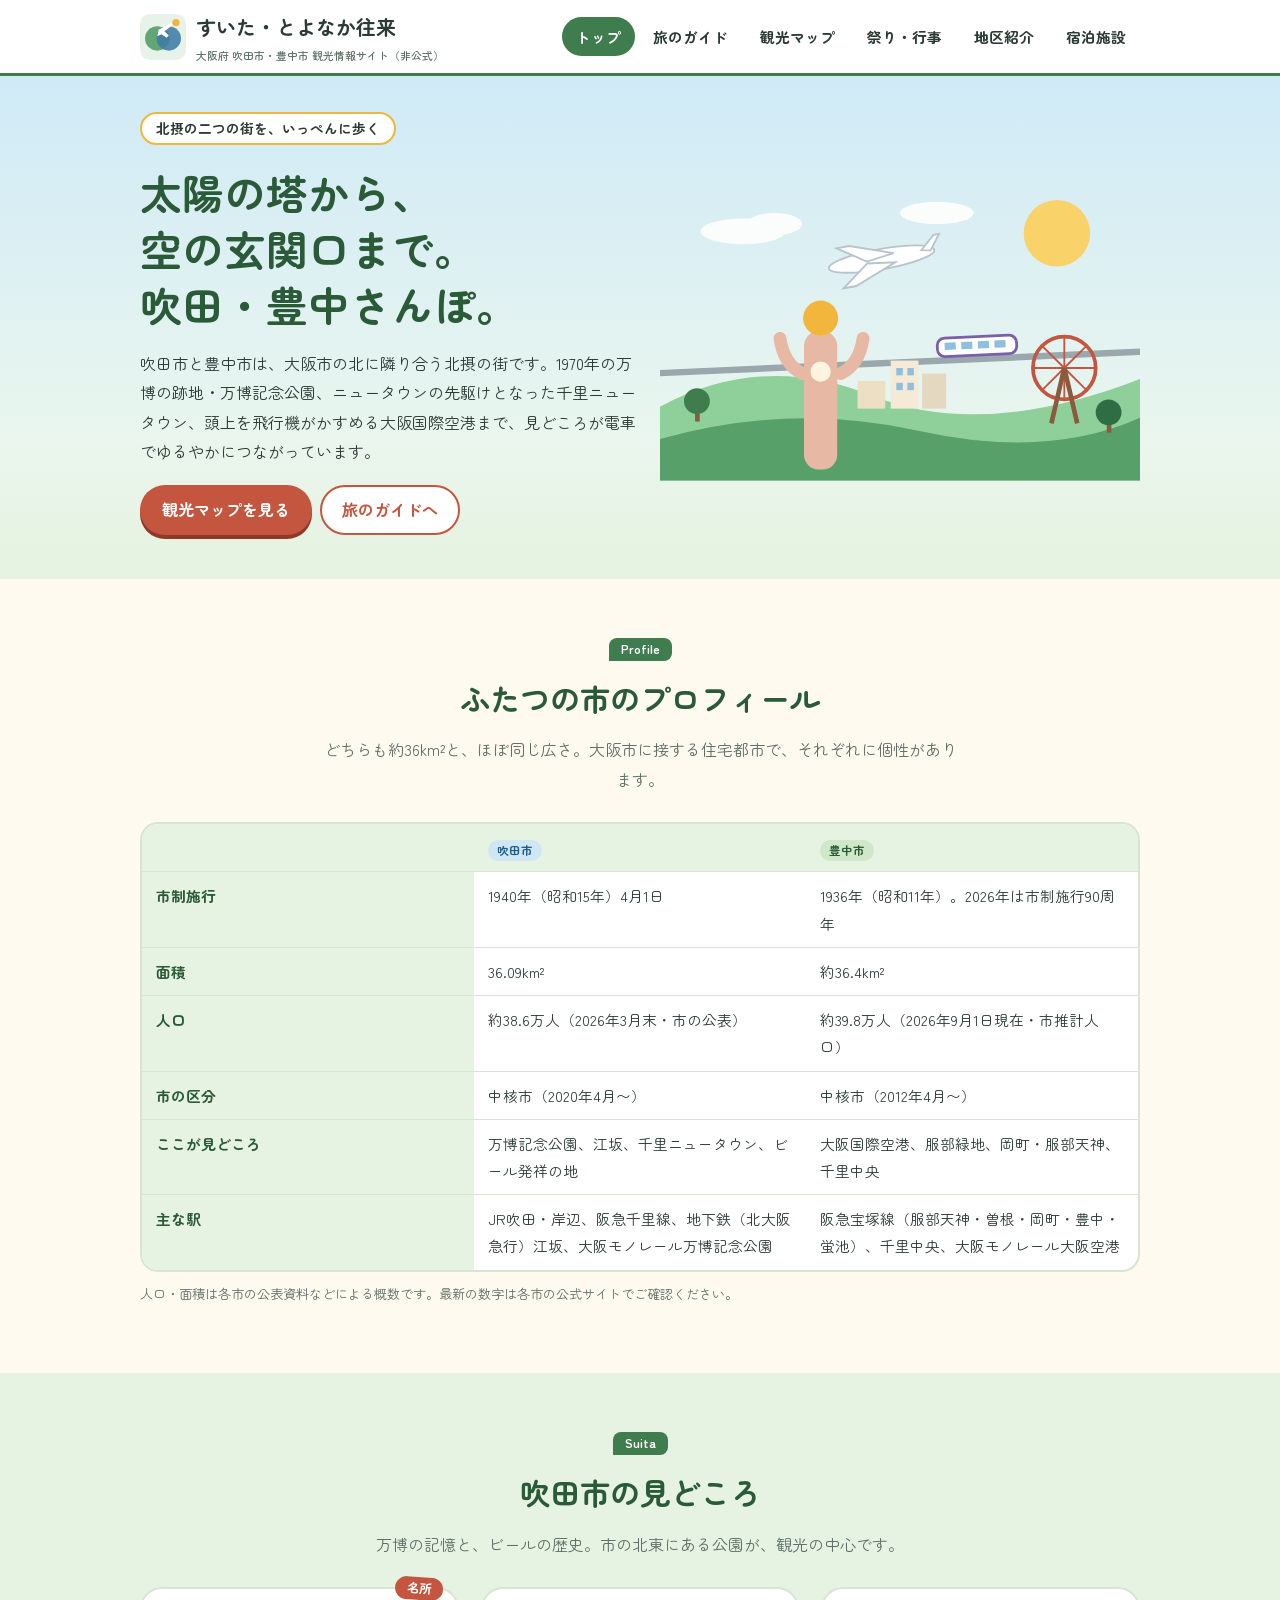
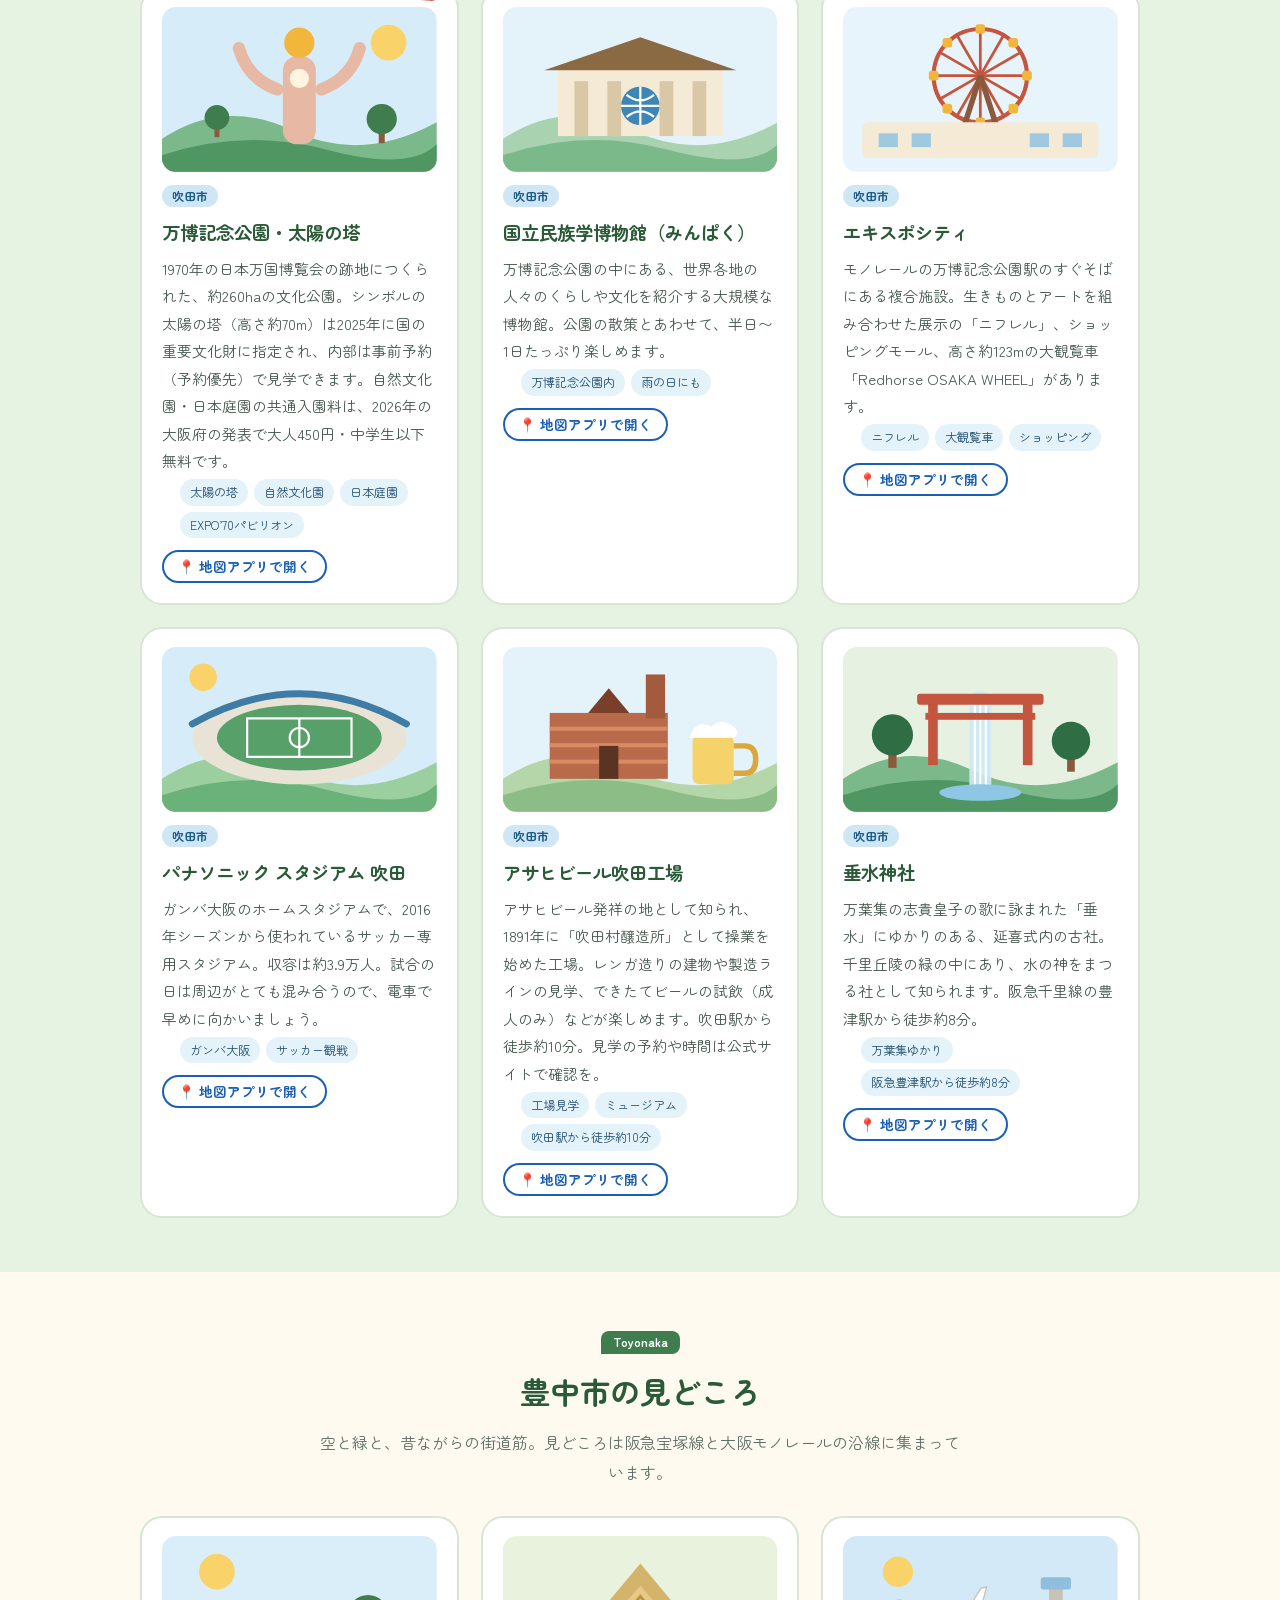
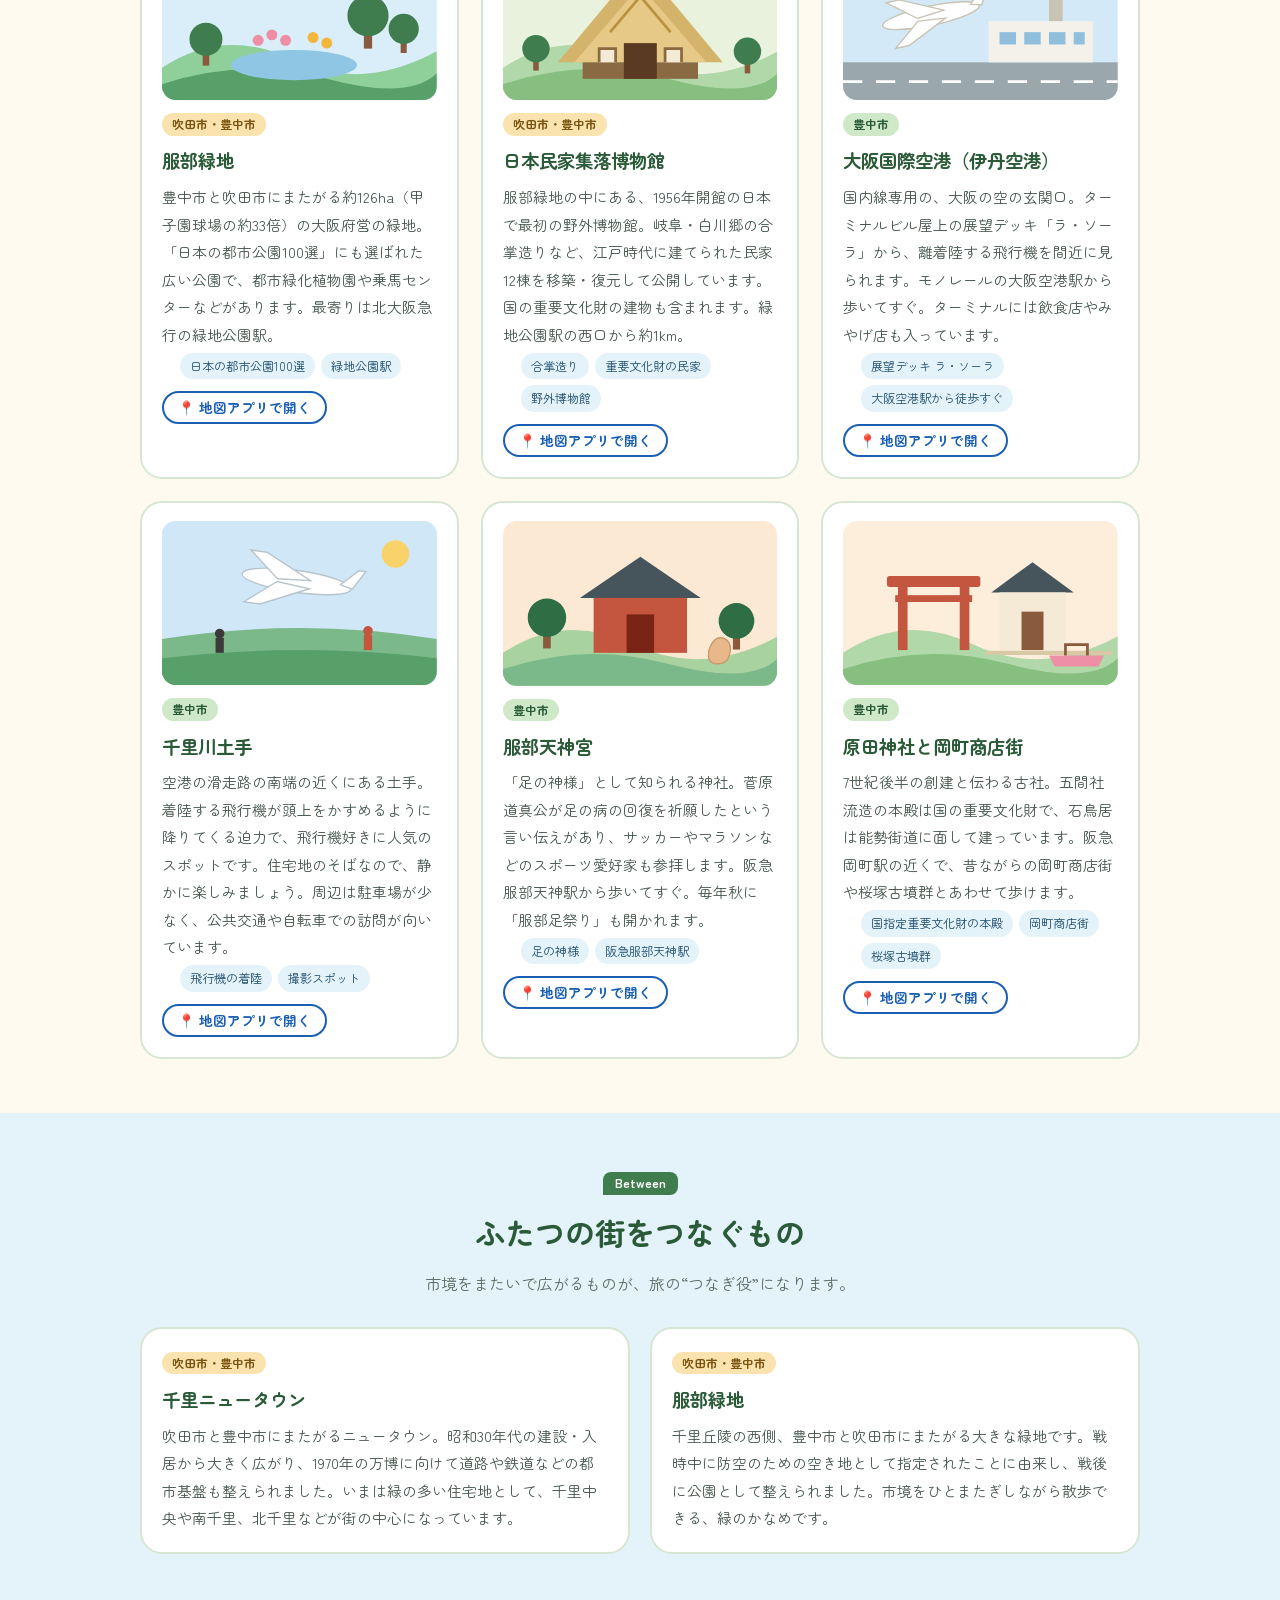
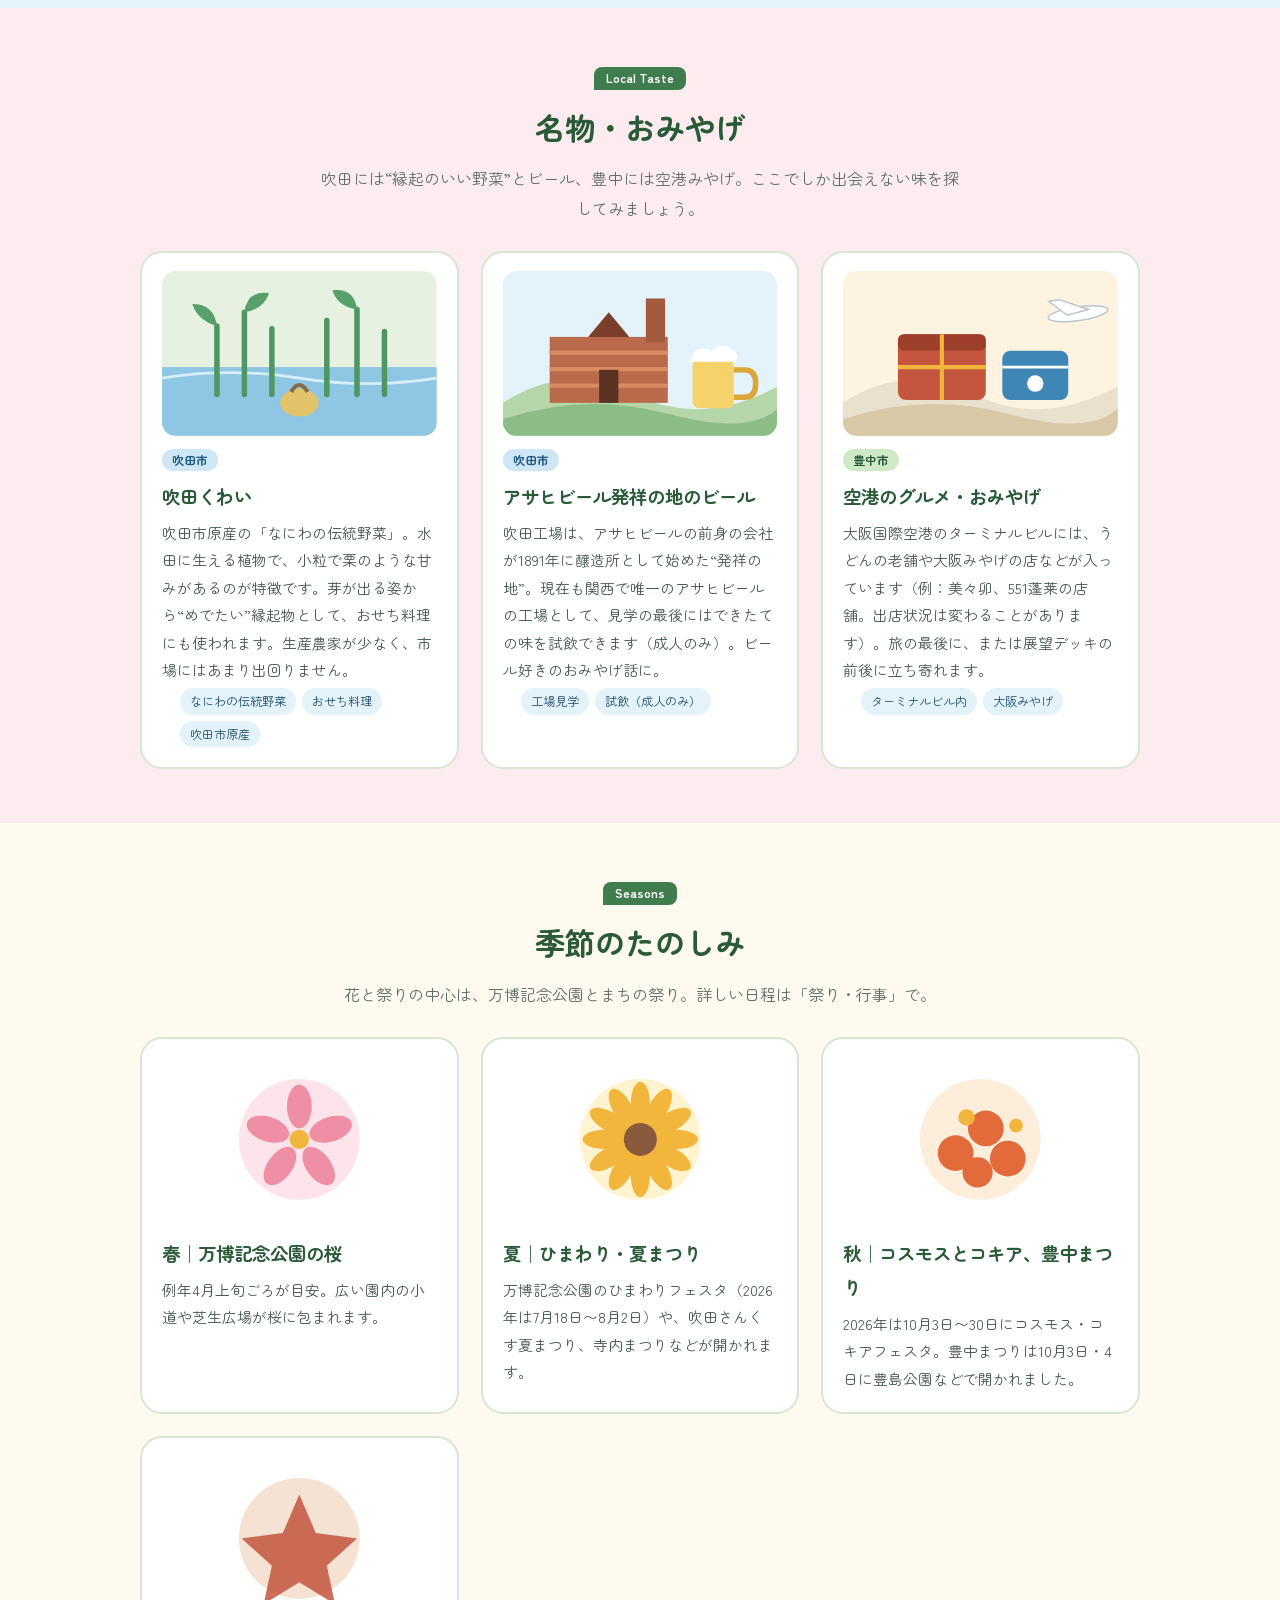
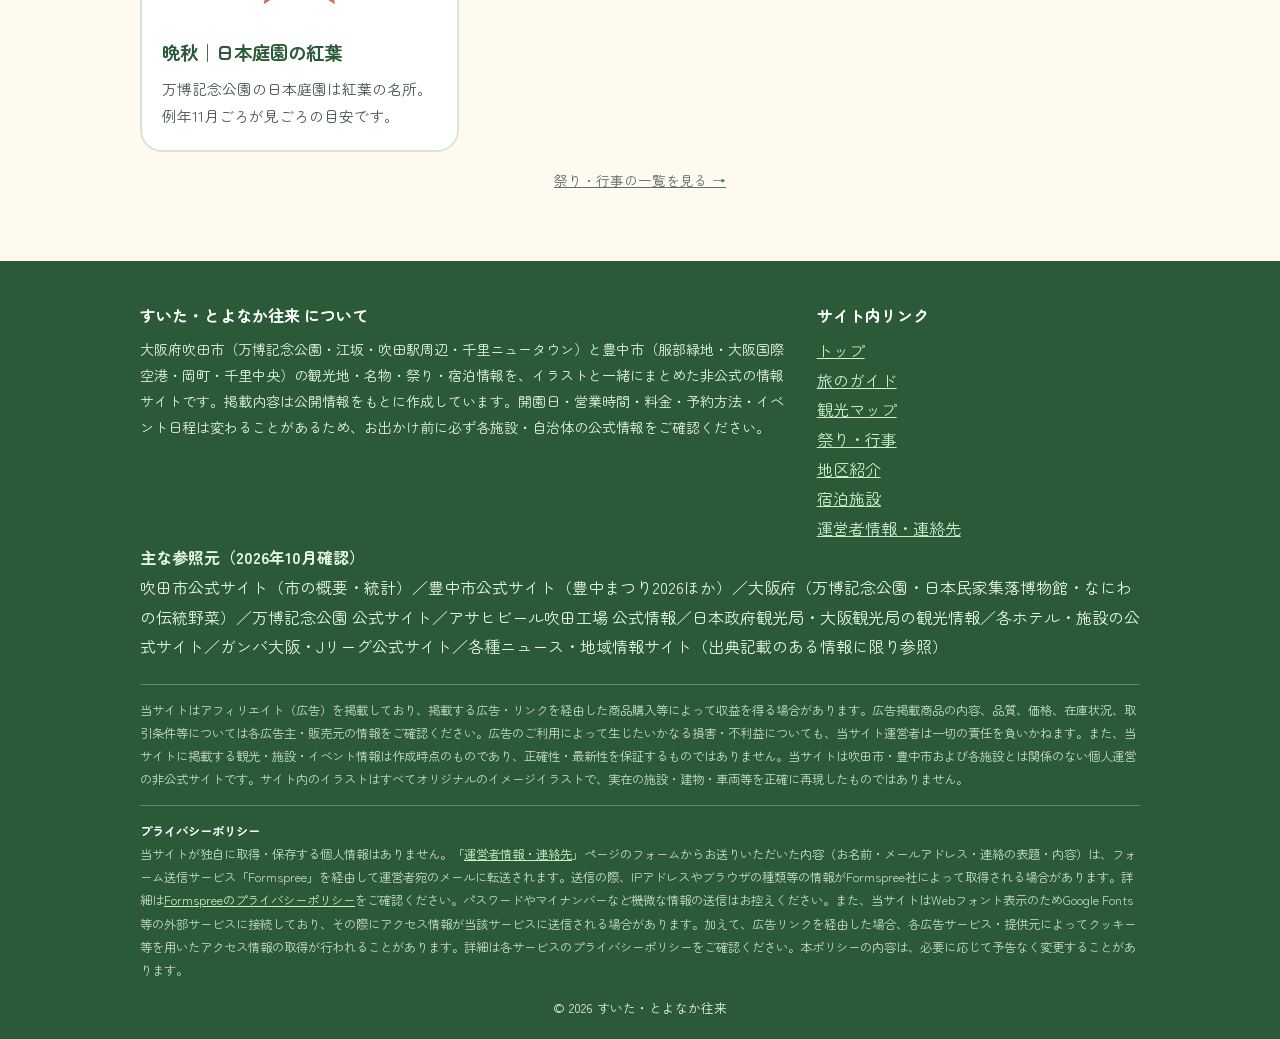
<file: index.html>
<!DOCTYPE html>
<html lang="ja">
<head>
<meta charset="UTF-8">
<meta name="viewport" content="width=device-width, initial-scale=1.0">
<meta name="robots" content="index, follow">
<link rel="canonical" href="https://leben-k.github.io/suita-toyonaka/">
<title>すいた・とよなか往来｜吹田市・豊中市 観光情報サイト（非公式）</title>
<meta name="description" content="大阪府吹田市と豊中市の観光ガイド。万博記念公園・太陽の塔、服部緑地、大阪国際空港、アサヒビール吹田工場、豊中まつりなど、北摂の見どころ・名物・祭り・宿泊をイラストでまとめました。">
<meta property="og:type" content="website">
<meta property="og:site_name" content="すいた・とよなか往来">
<meta property="og:locale" content="ja_JP">
<meta property="og:title" content="すいた・とよなか往来｜吹田市・豊中市 観光情報サイト（非公式）">
<meta property="og:description" content="大阪府吹田市と豊中市の観光ガイド。万博記念公園・太陽の塔、服部緑地、大阪国際空港、アサヒビール吹田工場、豊中まつりなど、北摂の見どころ・名物・祭り・宿泊をイラストでまとめました。">
<meta property="og:url" content="https://leben-k.github.io/suita-toyonaka/">
<meta property="og:image" content="https://leben-k.github.io/suita-toyonaka/ogp.png">
<meta property="og:image:width" content="1200">
<meta property="og:image:height" content="630">
<meta property="og:image:alt" content="すいた・とよなか往来：吹田市・豊中市の観光情報サイト">
<meta name="twitter:card" content="summary_large_image">
<meta name="twitter:title" content="すいた・とよなか往来｜吹田市・豊中市 観光情報サイト（非公式）">
<meta name="twitter:description" content="大阪府吹田市と豊中市の観光ガイド。万博記念公園・太陽の塔、服部緑地、大阪国際空港、アサヒビール吹田工場、豊中まつりなど、北摂の見どころ・名物・祭り・宿泊をイラストでまとめました。">
<meta name="twitter:image" content="https://leben-k.github.io/suita-toyonaka/ogp.png">
<link rel="icon" type="image/svg+xml" href="favicon.svg">
<link rel="preconnect" href="https://fonts.googleapis.com">
<link rel="preconnect" href="https://fonts.gstatic.com" crossorigin>
<link href="https://fonts.googleapis.com/css2?family=Zen+Maru+Gothic:wght@400;500;700&display=swap" rel="stylesheet">
<link rel="stylesheet" href="style.css">
<script type="application/ld+json">{"@context": "https://schema.org", "@type": "WebSite", "name": "すいた・とよなか往来", "url": "https://leben-k.github.io/suita-toyonaka/", "inLanguage": "ja", "description": "大阪府吹田市と豊中市の観光ガイド。万博記念公園・太陽の塔、服部緑地、大阪国際空港、アサヒビール吹田工場、豊中まつりなど、北摂の見どころ・名物・祭り・宿泊をイラストでまとめました。", "publisher": {"@type": "Organization", "name": "地域情報室"}}</script>
</head>
<body>
<header class="site-header">
<div class="wrap">
<a class="brand" href="index.html">
<svg class="brand-icon" viewBox="0 0 64 64" aria-hidden="true" xmlns="http://www.w3.org/2000/svg"><rect width="64" height="64" rx="14" fill="#e7f2e9"/><circle cx="24" cy="34" r="17" fill="#58a06a" opacity=".92"/><circle cx="40" cy="34" r="17" fill="#3e7ca6" opacity=".88"/><path d="M26 22 L44 12 L46 15 L34 24 L40 30 L37 33 L30 28 L24 31Z" fill="#fff"/><circle cx="50" cy="12" r="5" fill="#f2b63c"/></svg>
<span>すいた・とよなか往来<span class="brand-sub">大阪府 吹田市・豊中市 観光情報サイト（非公式）</span></span>
</a>
<nav class="main-nav" aria-label="サイト内メニュー"><a href="index.html" class="active" aria-current="page">トップ</a><a href="guide.html">旅のガイド</a><a href="map.html">観光マップ</a><a href="matsuri.html">祭り・行事</a><a href="areas.html">地区紹介</a><a href="shukuhaku.html">宿泊施設</a></nav>
</div>
</header>
<section class="hero">
<div class="wrap">
<div class="hero-copy">
<span class="eyebrow">北摂の二つの街を、いっぺんに歩く</span>
<h1><span class="nb">太陽の塔から、</span><span class="nb">空の玄関口まで。</span><br><span class="nb">吹田・豊中さんぽ。</span></h1>
<p>吹田市と豊中市は、大阪市の北に隣り合う北摂の街です。1970年の万博の跡地・万博記念公園、ニュータウンの先駆けとなった千里ニュータウン、頭上を飛行機がかすめる大阪国際空港まで、見どころが電車でゆるやかにつながっています。</p>
<a class="btn" href="map.html">観光マップを見る</a><a class="btn btn-outline" href="guide.html">旅のガイドへ</a>
</div>
<div class="hero-art"><svg viewBox="0 0 520 330" role="img" aria-label="太陽の塔を思わせるシルエットと飛行機、モノレールの街並みのイラスト" xmlns="http://www.w3.org/2000/svg"><title>吹田と豊中のイメージイラスト</title><circle cx="430" cy="62" r="36" fill="#f9d26a"/><g fill="#fff" opacity=".9"><ellipse cx="90" cy="60" rx="46" ry="14"/><ellipse cx="124" cy="52" rx="30" ry="12"/><ellipse cx="300" cy="40" rx="40" ry="12"/></g><g transform="translate(180 70) rotate(-10 60 20)"><ellipse cx="60" cy="20" rx="58" ry="11" fill="#fff" stroke="#b8c4cc" stroke-width="2"/><path d="M44 20 L14 0 L28 0 L74 16Z M44 22 L14 44 L28 44 L74 26Z" fill="#fff" stroke="#b8c4cc" stroke-width="2"/><path d="M104 18 L120 4 L126 4 L114 20Z" fill="#fff" stroke="#b8c4cc" stroke-width="2"/></g><path d="M0 250 Q110 190 230 238 T520 220 V330 H0Z" fill="#8fcf9a"/><path d="M0 285 Q140 245 280 276 T520 262 V330 H0Z" fill="#58a06a"/><path d="M-10 214 L530 190" stroke="#9aa8ad" stroke-width="7"/><g transform="translate(300 176) rotate(-2.6)"><rect x="0" y="0" width="86" height="20" rx="8" fill="#fff" stroke="#7a5ea8" stroke-width="3"/><rect x="8" y="5" width="12" height="8" fill="#8fbfdc"/><rect x="26" y="5" width="12" height="8" fill="#8fbfdc"/><rect x="44" y="5" width="12" height="8" fill="#8fbfdc"/><rect x="62" y="5" width="12" height="8" fill="#8fbfdc"/></g><g transform="translate(100 120)"><path d="M54 100 Q34 90 30 62 M96 100 Q116 90 120 62" stroke="#e7b9a4" stroke-width="14" fill="none" stroke-linecap="round" transform="translate(0 -6)"/><rect x="56" y="48" width="36" height="150" rx="16" fill="#e7b9a4"/><circle cx="74" cy="34" r="19" fill="#f2b63c"/><circle cx="74" cy="92" r="11" fill="#fff4e0"/></g><g transform="translate(398 188)"><circle cx="40" cy="20" r="34" fill="none" stroke="#c4553f" stroke-width="4"/><path d="M40 20 L40 -14 M40 20 L74 20 M40 20 L40 54 M40 20 L6 20 M40 20 L64 -4 M40 20 L16 44 M40 20 L64 44 M40 20 L16 -4" stroke="#c4553f" stroke-width="2"/><path d="M40 20 L26 80 M40 20 L54 80" stroke="#8a5a3c" stroke-width="5"/></g><g><rect x="250" y="200" width="30" height="52" fill="#f4ead6"/><rect x="284" y="214" width="26" height="38" fill="#e4d9c0"/><rect x="214" y="222" width="30" height="30" fill="#ecdfc4"/><g fill="#8fbfdc"><rect x="256" y="208" width="7" height="8"/><rect x="268" y="208" width="7" height="8"/><rect x="256" y="224" width="7" height="8"/><rect x="268" y="224" width="7" height="8"/></g></g><g transform="translate(40 250)"><rect x="-2" y="0" width="5" height="16" fill="#8a5a3c"/><circle cx="0" cy="-6" r="14" fill="#3f7d4e"/></g><g transform="translate(486 262)"><rect x="-2" y="0" width="5" height="16" fill="#8a5a3c"/><circle cx="0" cy="-6" r="14" fill="#2f6d44"/></g></svg></div>
</div>
</section>
<div class="ground"></div>

<section class="section">
<div class="wrap">
<div class="section-head"><span class="tag">Profile</span><h2>ふたつの市のプロフィール</h2><p>どちらも約36km²と、ほぼ同じ広さ。大阪市に接する住宅都市で、それぞれに個性があります。</p></div>
<div class="tbl-wrap"><table class="tbl">
<tr><th></th><th><span class="chip su">吹田市</span></th><th><span class="chip to">豊中市</span></th></tr>
<tr><th>市制施行</th><td>1940年（昭和15年）4月1日</td><td>1936年（昭和11年）。2026年は市制施行90周年</td></tr>
<tr><th>面積</th><td>36.09km²</td><td>約36.4km²</td></tr>
<tr><th>人口</th><td>約38.6万人（2026年3月末・市の公表）</td><td>約39.8万人（2026年9月1日現在・市推計人口）</td></tr>
<tr><th>市の区分</th><td>中核市（2020年4月〜）</td><td>中核市（2012年4月〜）</td></tr>
<tr><th>ここが見どころ</th><td>万博記念公園、江坂、千里ニュータウン、ビール発祥の地</td><td>大阪国際空港、服部緑地、岡町・服部天神、千里中央</td></tr>
<tr><th>主な駅</th><td>JR吹田・岸辺、阪急千里線、地下鉄（北大阪急行）江坂、大阪モノレール万博記念公園</td><td>阪急宝塚線（服部天神・曽根・岡町・豊中・蛍池）、千里中央、大阪モノレール大阪空港</td></tr>
</table></div>
<p class="src-note">人口・面積は各市の公表資料などによる概数です。最新の数字は各市の公式サイトでご確認ください。</p>
</div>
</section>

<section class="section alt" id="suita">
<div class="wrap">
<div class="section-head"><span class="tag">Suita</span><h2>吹田市の見どころ</h2><p>万博の記憶と、ビールの歴史。市の北東にある公園が、観光の中心です。</p></div>
<div class="grid">
<article class="card"><span class="badge">名所</span><svg class="icon" viewBox="0 0 200 120" role="img" aria-label="万博記念公園のイメージイラスト" xmlns="http://www.w3.org/2000/svg"><title>万博記念公園のイメージイラスト</title><rect width="200" height="120" fill="#d6ecf8"/><circle cx="165" cy="26" r="13" fill="#f9d26a"/><path d="M0 96 Q45 66 95 90 T200 84 V120 H0Z" fill="#7bb88a"/><path d="M0 108 Q60 88 120 104 T200 100 V120 H0Z" fill="#4f9663"/><path d="M84 60 Q62 52 56 30 M116 60 Q138 52 144 30" stroke="#e7b9a4" stroke-width="9" fill="none" stroke-linecap="round"/><rect x="88" y="36" width="24" height="64" rx="10" fill="#e7b9a4"/><circle cx="100" cy="26" r="11" fill="#f2b63c"/><circle cx="100" cy="52" r="7" fill="#fff4e0"/><g transform="translate(40 84) scale(0.9)"><rect x="-2" y="0" width="4" height="12" fill="#8a5a3c"/><circle cx="0" cy="-4" r="10" fill="#3f7d4e"/></g><g transform="translate(160 86) scale(1.1)"><rect x="-2" y="0" width="4" height="12" fill="#8a5a3c"/><circle cx="0" cy="-4" r="10" fill="#3f7d4e"/></g></svg><span class="place su">吹田市</span><h3>万博記念公園・太陽の塔</h3><p>1970年の日本万国博覧会の跡地につくられた、約260haの文化公園。シンボルの太陽の塔（高さ約70m）は2025年に国の重要文化財に指定され、内部は事前予約（予約優先）で見学できます。自然文化園・日本庭園の共通入園料は、2026年の大阪府の発表で大人450円・中学生以下無料です。</p><ul class="tags"><li>太陽の塔</li><li>自然文化園</li><li>日本庭園</li><li>EXPO’70パビリオン</li></ul><p class="gm-line"><a class="gmap" href="https://www.google.com/maps/search/?api=1&query=%E4%B8%87%E5%8D%9A%E8%A8%98%E5%BF%B5%E5%85%AC%E5%9C%92%20%E5%A4%A7%E9%98%AA%E5%BA%9C%E5%90%B9%E7%94%B0%E5%B8%82" target="_blank" rel="noopener">📍 地図アプリで開く</a></p></article>

<article class="card"><svg class="icon" viewBox="0 0 200 120" role="img" aria-label="国立民族学博物館のイメージイラスト" xmlns="http://www.w3.org/2000/svg"><title>国立民族学博物館のイメージイラスト</title><rect width="200" height="120" fill="#e4f2fa"/><path d="M0 96 Q45 66 95 90 T200 84 V120 H0Z" fill="#a8d2b0"/><path d="M0 108 Q60 88 120 104 T200 100 V120 H0Z" fill="#7bb88a"/><rect x="40" y="46" width="120" height="48" fill="#f4ead6"/><path d="M30 46 L100 22 L170 46Z" fill="#8a6a43"/><g fill="#d9c8a5"><rect x="52" y="54" width="10" height="40"/><rect x="76" y="54" width="10" height="40"/><rect x="114" y="54" width="10" height="40"/><rect x="138" y="54" width="10" height="40"/></g><circle cx="100" cy="72" r="14" fill="#3e86b5"/><path d="M86 72h28M100 58v28M90 64q10 8 20 0M90 80q10-8 20 0" stroke="#fff" stroke-width="1.6" fill="none"/></svg><span class="place su">吹田市</span><h3>国立民族学博物館（みんぱく）</h3><p>万博記念公園の中にある、世界各地の人々のくらしや文化を紹介する大規模な博物館。公園の散策とあわせて、半日〜1日たっぷり楽しめます。</p><ul class="tags"><li>万博記念公園内</li><li>雨の日にも</li></ul><p class="gm-line"><a class="gmap" href="https://www.google.com/maps/search/?api=1&query=%E5%9B%BD%E7%AB%8B%E6%B0%91%E6%97%8F%E5%AD%A6%E5%8D%9A%E7%89%A9%E9%A4%A8%20%E5%A4%A7%E9%98%AA%E5%BA%9C%E5%90%B9%E7%94%B0%E5%B8%82" target="_blank" rel="noopener">📍 地図アプリで開く</a></p></article>

<article class="card"><svg class="icon" viewBox="0 0 200 120" role="img" aria-label="大観覧車と商業施設のイメージイラスト" xmlns="http://www.w3.org/2000/svg"><title>大観覧車と商業施設のイメージイラスト</title><rect width="200" height="120" fill="#e8f4fb"/><circle cx="100" cy="50" r="34" fill="none" stroke="#c4553f" stroke-width="3"/><path d="M100 50 L134.0 50.0" stroke="#c4553f" stroke-width="2"/><path d="M100 50 L129.4 67.0" stroke="#c4553f" stroke-width="2"/><path d="M100 50 L117.0 79.4" stroke="#c4553f" stroke-width="2"/><path d="M100 50 L100.0 84.0" stroke="#c4553f" stroke-width="2"/><path d="M100 50 L83.0 79.4" stroke="#c4553f" stroke-width="2"/><path d="M100 50 L70.6 67.0" stroke="#c4553f" stroke-width="2"/><path d="M100 50 L66.0 50.0" stroke="#c4553f" stroke-width="2"/><path d="M100 50 L70.6 33.0" stroke="#c4553f" stroke-width="2"/><path d="M100 50 L83.0 20.6" stroke="#c4553f" stroke-width="2"/><path d="M100 50 L100.0 16.0" stroke="#c4553f" stroke-width="2"/><path d="M100 50 L117.0 20.6" stroke="#c4553f" stroke-width="2"/><path d="M100 50 L129.4 33.0" stroke="#c4553f" stroke-width="2"/><rect x="130.5" y="46.5" width="7" height="7" rx="2" fill="#f2b63c"/><rect x="120.5" y="70.5" width="7" height="7" rx="2" fill="#f2b63c"/><rect x="96.5" y="80.5" width="7" height="7" rx="2" fill="#f2b63c"/><rect x="72.5" y="70.5" width="7" height="7" rx="2" fill="#f2b63c"/><rect x="62.5" y="46.5" width="7" height="7" rx="2" fill="#f2b63c"/><rect x="72.5" y="22.5" width="7" height="7" rx="2" fill="#f2b63c"/><rect x="96.5" y="12.5" width="7" height="7" rx="2" fill="#f2b63c"/><rect x="120.5" y="22.5" width="7" height="7" rx="2" fill="#f2b63c"/><path d="M100 50 L84 100 M100 50 L116 100" stroke="#8a5a3c" stroke-width="4"/><rect x="14" y="84" width="172" height="26" rx="4" fill="#f4ead6"/><g fill="#9fc9e0"><rect x="26" y="92" width="14" height="10"/><rect x="50" y="92" width="14" height="10"/><rect x="136" y="92" width="14" height="10"/><rect x="160" y="92" width="14" height="10"/></g></svg><span class="place su">吹田市</span><h3>エキスポシティ</h3><p>モノレールの万博記念公園駅のすぐそばにある複合施設。生きものとアートを組み合わせた展示の「ニフレル」、ショッピングモール、高さ約123mの大観覧車「Redhorse OSAKA WHEEL」があります。</p><ul class="tags"><li>ニフレル</li><li>大観覧車</li><li>ショッピング</li></ul><p class="gm-line"><a class="gmap" href="https://www.google.com/maps/search/?api=1&query=EXPOCITY%20%E3%82%A8%E3%82%AD%E3%82%B9%E3%83%9D%E3%82%B7%E3%83%86%E3%82%A3%20%E5%A4%A7%E9%98%AA%E5%BA%9C%E5%90%B9%E7%94%B0%E5%B8%82" target="_blank" rel="noopener">📍 地図アプリで開く</a></p></article>

<article class="card"><svg class="icon" viewBox="0 0 200 120" role="img" aria-label="サッカースタジアムのイメージイラスト" xmlns="http://www.w3.org/2000/svg"><title>サッカースタジアムのイメージイラスト</title><rect width="200" height="120" fill="#d6ecf8"/><path d="M0 96 Q45 66 95 90 T200 84 V120 H0Z" fill="#9ccf9f"/><path d="M0 108 Q60 88 120 104 T200 100 V120 H0Z" fill="#6bb27a"/><ellipse cx="100" cy="66" rx="78" ry="34" fill="#e9e3d6"/><ellipse cx="100" cy="66" rx="60" ry="24" fill="#58a06a"/><rect x="62" y="52" width="76" height="28" fill="none" stroke="#fff" stroke-width="1.6"/><path d="M100 52v28" stroke="#fff" stroke-width="1.6"/><circle cx="100" cy="66" r="7" fill="none" stroke="#fff" stroke-width="1.6"/><path d="M22 56 Q100 12 178 56" stroke="#3e7ca6" stroke-width="5" fill="none" stroke-linecap="round"/><circle cx="30" cy="22" r="10" fill="#f9d26a"/></svg><span class="place su">吹田市</span><h3>パナソニック スタジアム 吹田</h3><p>ガンバ大阪のホームスタジアムで、2016年シーズンから使われているサッカー専用スタジアム。収容は約3.9万人。試合の日は周辺がとても混み合うので、電車で早めに向かいましょう。</p><ul class="tags"><li>ガンバ大阪</li><li>サッカー観戦</li></ul><p class="gm-line"><a class="gmap" href="https://www.google.com/maps/search/?api=1&query=%E3%83%91%E3%83%8A%E3%82%BD%E3%83%8B%E3%83%83%E3%82%AF%20%E3%82%B9%E3%82%BF%E3%82%B8%E3%82%A2%E3%83%A0%20%E5%90%B9%E7%94%B0%20%E5%A4%A7%E9%98%AA%E5%BA%9C%E5%90%B9%E7%94%B0%E5%B8%82" target="_blank" rel="noopener">📍 地図アプリで開く</a></p></article>

<article class="card"><svg class="icon" viewBox="0 0 200 120" role="img" aria-label="レンガ造りの工場とジョッキのイメージイラスト" xmlns="http://www.w3.org/2000/svg"><title>レンガ造りの工場とジョッキのイメージイラスト</title><rect width="200" height="120" fill="#e4f2fa"/><path d="M0 96 Q45 66 95 90 T200 84 V120 H0Z" fill="#b5d6a8"/><path d="M0 108 Q60 88 120 104 T200 100 V120 H0Z" fill="#8dbd86"/><rect x="34" y="48" width="86" height="48" fill="#b86a4b"/><g fill="#d98a63"><rect x="34" y="58" width="86" height="3"/><rect x="34" y="70" width="86" height="3"/><rect x="34" y="82" width="86" height="3"/></g><rect x="104" y="20" width="14" height="32" fill="#a35a3d"/><path d="M62 48 L77 30 L92 48Z" fill="#7a3f2a"/><rect x="70" y="72" width="14" height="24" fill="#5a3322"/><g transform="translate(138 58)"><rect x="0" y="6" width="30" height="36" rx="5" fill="#f6d36a"/><path d="M30 14h8q8 0 8 10t-8 10h-8" stroke="#d9a73a" stroke-width="4" fill="none"/><path d="M-2 8q4-14 16-8q8-8 18 2q2 4-2 6H2q-4 0-4-0z" fill="#fff"/></g></svg><span class="place su">吹田市</span><h3>アサヒビール吹田工場</h3><p>アサヒビール発祥の地として知られ、1891年に「吹田村醸造所」として操業を始めた工場。レンガ造りの建物や製造ラインの見学、できたてビールの試飲（成人のみ）などが楽しめます。吹田駅から徒歩約10分。見学の予約や時間は公式サイトで確認を。</p><ul class="tags"><li>工場見学</li><li>ミュージアム</li><li>吹田駅から徒歩約10分</li></ul><p class="gm-line"><a class="gmap" href="https://www.google.com/maps/search/?api=1&query=%E3%82%A2%E3%82%B5%E3%83%92%E3%83%93%E3%83%BC%E3%83%AB%E5%90%B9%E7%94%B0%E5%B7%A5%E5%A0%B4%20%E5%A4%A7%E9%98%AA%E5%BA%9C%E5%90%B9%E7%94%B0%E5%B8%82" target="_blank" rel="noopener">📍 地図アプリで開く</a></p></article>

<article class="card"><svg class="icon" viewBox="0 0 200 120" role="img" aria-label="鳥居と滝のイメージイラスト" xmlns="http://www.w3.org/2000/svg"><title>鳥居と滝のイメージイラスト</title><rect width="200" height="120" fill="#e6f1e2"/><path d="M0 96 Q45 66 95 90 T200 84 V120 H0Z" fill="#7bb88a"/><path d="M0 108 Q60 88 120 104 T200 100 V120 H0Z" fill="#4f9663"/><g transform="translate(36 70) scale(1.5)"><rect x="-2" y="0" width="4" height="12" fill="#8a5a3c"/><circle cx="0" cy="-4" r="10" fill="#2f6d44"/></g><g transform="translate(166 74) scale(1.4)"><rect x="-2" y="0" width="4" height="12" fill="#8a5a3c"/><circle cx="0" cy="-4" r="10" fill="#2f6d44"/></g><path d="M92 36 Q100 28 108 36 V108 H92Z" fill="#cfe9f5" opacity=".9"/><path d="M96 40 V104 M100 38 V106 M104 40 V104" stroke="#fff" stroke-width="1.5"/><g fill="#c4553f"><rect x="62" y="40" width="7" height="46"/><rect x="131" y="40" width="7" height="46"/><rect x="54" y="34" width="92" height="8" rx="2"/><rect x="60" y="48" width="80" height="5"/></g><ellipse cx="100" cy="106" rx="30" ry="6" fill="#8fc6e4"/></svg><span class="place su">吹田市</span><h3>垂水神社</h3><p>万葉集の志貴皇子の歌に詠まれた「垂水」にゆかりのある、延喜式内の古社。千里丘陵の緑の中にあり、水の神をまつる社として知られます。阪急千里線の豊津駅から徒歩約8分。</p><ul class="tags"><li>万葉集ゆかり</li><li>阪急豊津駅から徒歩約8分</li></ul><p class="gm-line"><a class="gmap" href="https://www.google.com/maps/search/?api=1&query=%E5%9E%82%E6%B0%B4%E7%A5%9E%E7%A4%BE%20%E5%A4%A7%E9%98%AA%E5%BA%9C%E5%90%B9%E7%94%B0%E5%B8%82" target="_blank" rel="noopener">📍 地図アプリで開く</a></p></article>

</div>
</div>
</section>

<section class="section" id="toyonaka">
<div class="wrap">
<div class="section-head"><span class="tag">Toyonaka</span><h2>豊中市の見どころ</h2><p>空と緑と、昔ながらの街道筋。見どころは阪急宝塚線と大阪モノレールの沿線に集まっています。</p></div>
<div class="grid">
<article class="card"><svg class="icon" viewBox="0 0 200 120" role="img" aria-label="広い緑地公園のイメージイラスト" xmlns="http://www.w3.org/2000/svg"><title>広い緑地公園のイメージイラスト</title><rect width="200" height="120" fill="#d9eef8"/><circle cx="40" cy="26" r="13" fill="#f9d26a"/><path d="M0 96 Q45 66 95 90 T200 84 V120 H0Z" fill="#8fcf9a"/><path d="M0 108 Q60 88 120 104 T200 100 V120 H0Z" fill="#58a06a"/><g transform="translate(150 64) scale(1.5)"><rect x="-2" y="0" width="4" height="12" fill="#8a5a3c"/><circle cx="0" cy="-4" r="10" fill="#3f7d4e"/></g><g transform="translate(176 72) scale(1.1)"><rect x="-2" y="0" width="4" height="12" fill="#8a5a3c"/><circle cx="0" cy="-4" r="10" fill="#3f7d4e"/></g><g transform="translate(32 80) scale(1.2)"><rect x="-2" y="0" width="4" height="12" fill="#8a5a3c"/><circle cx="0" cy="-4" r="10" fill="#3f7d4e"/></g><ellipse cx="96" cy="94" rx="46" ry="11" fill="#8fc6e4"/><g fill="#ee8fa6"><circle cx="70" cy="76" r="4"/><circle cx="80" cy="72" r="4"/><circle cx="90" cy="76" r="4"/></g><g fill="#f2b63c"><circle cx="110" cy="74" r="4"/><circle cx="120" cy="78" r="4"/></g></svg><span class="place bo">吹田市・豊中市</span><h3>服部緑地</h3><p>豊中市と吹田市にまたがる約126ha（甲子園球場の約33倍）の大阪府営の緑地。「日本の都市公園100選」にも選ばれた広い公園で、都市緑化植物園や乗馬センターなどがあります。最寄りは北大阪急行の緑地公園駅。</p><ul class="tags"><li>日本の都市公園100選</li><li>緑地公園駅</li></ul><p class="gm-line"><a class="gmap" href="https://www.google.com/maps/search/?api=1&query=%E6%9C%8D%E9%83%A8%E7%B7%91%E5%9C%B0%20%E5%A4%A7%E9%98%AA%E5%BA%9C%E8%B1%8A%E4%B8%AD%E5%B8%82" target="_blank" rel="noopener">📍 地図アプリで開く</a></p></article>

<article class="card"><svg class="icon" viewBox="0 0 200 120" role="img" aria-label="茅葺き屋根の民家のイメージイラスト" xmlns="http://www.w3.org/2000/svg"><title>茅葺き屋根の民家のイメージイラスト</title><rect width="200" height="120" fill="#e8f2dc"/><path d="M0 96 Q45 66 95 90 T200 84 V120 H0Z" fill="#b0d8a8"/><path d="M0 108 Q60 88 120 104 T200 100 V120 H0Z" fill="#86bf80"/><path d="M40 92 L100 20 L160 92Z" fill="#d4b36a"/><path d="M52 92 L100 36 L148 92Z" fill="#e6c987"/><path d="M78 70 L100 44 L122 70" stroke="#b8923f" stroke-width="2" fill="none"/><rect x="58" y="92" width="84" height="12" fill="#8a6a43"/><rect x="88" y="78" width="24" height="26" fill="#5a3a22"/><path d="M70 92v-10h12v10M118 92v-10h12v10" stroke="#8a6a43" stroke-width="2" fill="#f4ead6"/><g transform="translate(24 86) scale(1.0)"><rect x="-2" y="0" width="4" height="12" fill="#8a5a3c"/><circle cx="0" cy="-4" r="10" fill="#3f7d4e"/></g><g transform="translate(178 88) scale(1.0)"><rect x="-2" y="0" width="4" height="12" fill="#8a5a3c"/><circle cx="0" cy="-4" r="10" fill="#3f7d4e"/></g></svg><span class="place bo">吹田市・豊中市</span><h3>日本民家集落博物館</h3><p>服部緑地の中にある、1956年開館の日本で最初の野外博物館。岐阜・白川郷の合掌造りなど、江戸時代に建てられた民家12棟を移築・復元して公開しています。国の重要文化財の建物も含まれます。緑地公園駅の西口から約1km。</p><ul class="tags"><li>合掌造り</li><li>重要文化財の民家</li><li>野外博物館</li></ul><p class="gm-line"><a class="gmap" href="https://www.google.com/maps/search/?api=1&query=%E6%97%A5%E6%9C%AC%E6%B0%91%E5%AE%B6%E9%9B%86%E8%90%BD%E5%8D%9A%E7%89%A9%E9%A4%A8%20%E5%A4%A7%E9%98%AA%E5%BA%9C%E8%B1%8A%E4%B8%AD%E5%B8%82" target="_blank" rel="noopener">📍 地図アプリで開く</a></p></article>

<article class="card"><svg class="icon" viewBox="0 0 200 120" role="img" aria-label="空港と飛行機のイメージイラスト" xmlns="http://www.w3.org/2000/svg"><title>空港と飛行機のイメージイラスト</title><rect width="200" height="120" fill="#d3e9f7"/><circle cx="40" cy="26" r="11" fill="#f9d26a"/><rect x="0" y="92" width="200" height="28" fill="#9aa8ad"/><path d="M0 106 H200" stroke="#fff" stroke-width="2" stroke-dasharray="14 10"/><rect x="106" y="62" width="76" height="30" fill="#f4f1ea"/><g fill="#8fbfdc"><rect x="114" y="70" width="12" height="9"/><rect x="132" y="70" width="12" height="9"/><rect x="150" y="70" width="12" height="9"/><rect x="168" y="70" width="8" height="9"/></g><rect x="150" y="38" width="10" height="24" fill="#c9c3b4"/><rect x="144" y="30" width="22" height="9" rx="2" fill="#8fbfdc"/><g transform="translate(24 38) rotate(-12 40 20)"><ellipse cx="40" cy="20" rx="36" ry="7" fill="#fff" stroke="#c9c3b4"/><path d="M30 20 L10 4 L20 4 L50 18Z M30 22 L10 38 L20 38 L50 24Z" fill="#fff" stroke="#c9c3b4"/><path d="M70 18 L80 8 L84 8 L78 20Z" fill="#fff" stroke="#c9c3b4"/></g></svg><span class="place to">豊中市</span><h3>大阪国際空港（伊丹空港）</h3><p>国内線専用の、大阪の空の玄関口。ターミナルビル屋上の展望デッキ「ラ・ソーラ」から、離着陸する飛行機を間近に見られます。モノレールの大阪空港駅から歩いてすぐ。ターミナルには飲食店やみやげ店も入っています。</p><ul class="tags"><li>展望デッキ ラ・ソーラ</li><li>大阪空港駅から徒歩すぐ</li></ul><p class="gm-line"><a class="gmap" href="https://www.google.com/maps/search/?api=1&query=%E5%A4%A7%E9%98%AA%E5%9B%BD%E9%9A%9B%E7%A9%BA%E6%B8%AF%20%E5%B1%95%E6%9C%9B%E3%83%87%E3%83%83%E3%82%AD%20%E3%83%A9%E3%83%BB%E3%82%BD%E3%83%BC%E3%83%A9%20%E5%A4%A7%E9%98%AA%E5%BA%9C%E8%B1%8A%E4%B8%AD%E5%B8%82" target="_blank" rel="noopener">📍 地図アプリで開く</a></p></article>

<article class="card"><svg class="icon" viewBox="0 0 200 120" role="img" aria-label="頭上を飛行機が通る土手のイメージイラスト" xmlns="http://www.w3.org/2000/svg"><title>頭上を飛行機が通る土手のイメージイラスト</title><rect width="200" height="120" fill="#cfe7f6"/><rect y="0" width="200" height="120" fill="#cfe7f6"/><circle cx="170" cy="24" r="10" fill="#f9d26a"/><path d="M0 86 Q100 70 200 86 V120 H0Z" fill="#7bb88a"/><path d="M0 100 Q100 88 200 100 V120 H0Z" fill="#58a06a"/><g transform="translate(58 24) rotate(8 40 20)"><ellipse cx="40" cy="20" rx="40" ry="8" fill="#fff" stroke="#b8c4cc"/><path d="M26 20 L4 2 L16 2 L50 18Z M26 22 L4 40 L16 40 L50 24Z" fill="#fff" stroke="#b8c4cc"/><path d="M72 18 L84 6 L89 6 L81 20Z" fill="#fff" stroke="#b8c4cc"/></g><g fill="#3a3a3a"><circle cx="42" cy="82" r="3.5"/><rect x="39" y="85" width="6" height="11"/></g><g fill="#c4553f"><circle cx="150" cy="80" r="3.5"/><rect x="147" y="83" width="6" height="11"/></g></svg><span class="place to">豊中市</span><h3>千里川土手</h3><p>空港の滑走路の南端の近くにある土手。着陸する飛行機が頭上をかすめるように降りてくる迫力で、飛行機好きに人気のスポットです。住宅地のそばなので、静かに楽しみましょう。周辺は駐車場が少なく、公共交通や自転車での訪問が向いています。</p><ul class="tags"><li>飛行機の着陸</li><li>撮影スポット</li></ul><p class="gm-line"><a class="gmap" href="https://www.google.com/maps/search/?api=1&query=%E5%8D%83%E9%87%8C%E5%B7%9D%E5%9C%9F%E6%89%8B%20%E5%A4%A7%E9%98%AA%E5%BA%9C%E8%B1%8A%E4%B8%AD%E5%B8%82" target="_blank" rel="noopener">📍 地図アプリで開く</a></p></article>

<article class="card"><svg class="icon" viewBox="0 0 200 120" role="img" aria-label="神社のイメージイラスト" xmlns="http://www.w3.org/2000/svg"><title>神社のイメージイラスト</title><rect width="200" height="120" fill="#fbe9d4"/><path d="M0 96 Q45 66 95 90 T200 84 V120 H0Z" fill="#a8d2a0"/><path d="M0 108 Q60 88 120 104 T200 100 V120 H0Z" fill="#7bb88a"/><g transform="translate(32 76) scale(1.4)"><rect x="-2" y="0" width="4" height="12" fill="#8a5a3c"/><circle cx="0" cy="-4" r="10" fill="#2f6d44"/></g><g transform="translate(170 78) scale(1.3)"><rect x="-2" y="0" width="4" height="12" fill="#8a5a3c"/><circle cx="0" cy="-4" r="10" fill="#2f6d44"/></g><path d="M56 56 L100 26 L144 56Z" fill="#46545b"/><rect x="66" y="56" width="68" height="40" fill="#c4553f"/><rect x="90" y="68" width="20" height="28" fill="#7a2415"/><g transform="translate(150 94)"><path d="M0 0 q4-12 12-8 q6 4 2 14 q-2 4-8 4 q-8 0-6-10z" fill="#e8b88a" stroke="#c99a6a"/></g></svg><span class="place to">豊中市</span><h3>服部天神宮</h3><p>「足の神様」として知られる神社。菅原道真公が足の病の回復を祈願したという言い伝えがあり、サッカーやマラソンなどのスポーツ愛好家も参拝します。阪急服部天神駅から歩いてすぐ。毎年秋に「服部足祭り」も開かれます。</p><ul class="tags"><li>足の神様</li><li>阪急服部天神駅</li></ul><p class="gm-line"><a class="gmap" href="https://www.google.com/maps/search/?api=1&query=%E6%9C%8D%E9%83%A8%E5%A4%A9%E7%A5%9E%E5%AE%AE%20%E5%A4%A7%E9%98%AA%E5%BA%9C%E8%B1%8A%E4%B8%AD%E5%B8%82" target="_blank" rel="noopener">📍 地図アプリで開く</a></p></article>

<article class="card"><svg class="icon" viewBox="0 0 200 120" role="img" aria-label="古社と商店街のイメージイラスト" xmlns="http://www.w3.org/2000/svg"><title>古社と商店街のイメージイラスト</title><rect width="200" height="120" fill="#fdeedc"/><path d="M0 96 Q45 66 95 90 T200 84 V120 H0Z" fill="#b0d8a8"/><path d="M0 108 Q60 88 120 104 T200 100 V120 H0Z" fill="#86bf80"/><g fill="#c4553f"><rect x="40" y="46" width="7" height="48"/><rect x="85" y="46" width="7" height="48"/><rect x="32" y="40" width="68" height="8" rx="2"/><rect x="38" y="54" width="56" height="5"/></g><path d="M108 52 L138 30 L168 52Z" fill="#46545b"/><rect x="114" y="52" width="48" height="42" fill="#f4ead6"/><rect x="130" y="66" width="16" height="28" fill="#8a5a3c"/><path d="M104 96 H196" stroke="#d9c8a5" stroke-width="3"/><g><path d="M150 98 h40 l-4 8 h-32z" fill="#ee8fa6"/><path d="M162 98 v-8 h16 v8" stroke="#8a5a3c" stroke-width="2" fill="none"/></g></svg><span class="place to">豊中市</span><h3>原田神社と岡町商店街</h3><p>7世紀後半の創建と伝わる古社。五間社流造の本殿は国の重要文化財で、石鳥居は能勢街道に面して建っています。阪急岡町駅の近くで、昔ながらの岡町商店街や桜塚古墳群とあわせて歩けます。</p><ul class="tags"><li>国指定重要文化財の本殿</li><li>岡町商店街</li><li>桜塚古墳群</li></ul><p class="gm-line"><a class="gmap" href="https://www.google.com/maps/search/?api=1&query=%E5%8E%9F%E7%94%B0%E7%A5%9E%E7%A4%BE%20%E5%A4%A7%E9%98%AA%E5%BA%9C%E8%B1%8A%E4%B8%AD%E5%B8%82" target="_blank" rel="noopener">📍 地図アプリで開く</a></p></article>

</div>
</div>
</section>

<section class="section water" id="link">
<div class="wrap">
<div class="section-head"><span class="tag">Between</span><h2>ふたつの街をつなぐもの</h2><p>市境をまたいで広がるものが、旅の“つなぎ役”になります。</p></div>
<div class="two-col">
<div class="card"><span class="place bo">吹田市・豊中市</span><h3>千里ニュータウン</h3><p>吹田市と豊中市にまたがるニュータウン。昭和30年代の建設・入居から大きく広がり、1970年の万博に向けて道路や鉄道などの都市基盤も整えられました。いまは緑の多い住宅地として、千里中央や南千里、北千里などが街の中心になっています。</p></div>
<div class="card"><span class="place bo">吹田市・豊中市</span><h3>服部緑地</h3><p>千里丘陵の西側、豊中市と吹田市にまたがる大きな緑地です。戦時中に防空のための空き地として指定されたことに由来し、戦後に公園として整えられました。市境をひとまたぎしながら散歩できる、緑のかなめです。</p></div>
</div>
</div>
</section>

<section class="section pink" id="gourmet">
<div class="wrap">
<div class="section-head"><span class="tag">Local Taste</span><h2>名物・おみやげ</h2><p>吹田には“縁起のいい野菜”とビール、豊中には空港みやげ。ここでしか出会えない味を探してみましょう。</p></div>
<div class="grid">
<article class="card"><svg class="icon" viewBox="0 0 200 120" role="img" aria-label="水田とくわいのイメージイラスト" xmlns="http://www.w3.org/2000/svg"><title>水田とくわいのイメージイラスト</title><rect width="200" height="120" fill="#e6f1e2"/><rect y="70" width="200" height="50" fill="#8fc6e4"/><path d="M0 78 Q50 70 100 78 T200 78" stroke="#d6eef8" stroke-width="2" fill="none"/><g stroke="#4f9663" stroke-width="4" stroke-linecap="round" fill="none"><path d="M40 90 V40 M60 90 V30 M80 90 V42 M120 90 V36 M142 90 V28 M162 90 V44"/></g><g fill="#58a06a"><path d="M40 40 q-14-4-18 -16 q16 0 18 16z M60 30 q14-2 18-14 q-16-2 -18 14z M142 28 q-14-2 -18-14 q16-2 18 14z"/></g><g transform="translate(86 86)"><ellipse cx="14" cy="10" rx="14" ry="10" fill="#e3c36a"/><path d="M8 2 q6 -10 12 0" stroke="#8a6a43" stroke-width="3" fill="none"/></g></svg><span class="place su">吹田市</span><h3>吹田くわい</h3><p>吹田市原産の「なにわの伝統野菜」。水田に生える植物で、小粒で栗のような甘みがあるのが特徴です。芽が出る姿から“めでたい”縁起物として、おせち料理にも使われます。生産農家が少なく、市場にはあまり出回りません。</p><ul class="tags"><li>なにわの伝統野菜</li><li>おせち料理</li><li>吹田市原産</li></ul></article>

<article class="card"><svg class="icon" viewBox="0 0 200 120" role="img" aria-label="レンガ造りの工場とジョッキのイメージイラスト" xmlns="http://www.w3.org/2000/svg"><title>レンガ造りの工場とジョッキのイメージイラスト</title><rect width="200" height="120" fill="#e4f2fa"/><path d="M0 96 Q45 66 95 90 T200 84 V120 H0Z" fill="#b5d6a8"/><path d="M0 108 Q60 88 120 104 T200 100 V120 H0Z" fill="#8dbd86"/><rect x="34" y="48" width="86" height="48" fill="#b86a4b"/><g fill="#d98a63"><rect x="34" y="58" width="86" height="3"/><rect x="34" y="70" width="86" height="3"/><rect x="34" y="82" width="86" height="3"/></g><rect x="104" y="20" width="14" height="32" fill="#a35a3d"/><path d="M62 48 L77 30 L92 48Z" fill="#7a3f2a"/><rect x="70" y="72" width="14" height="24" fill="#5a3322"/><g transform="translate(138 58)"><rect x="0" y="6" width="30" height="36" rx="5" fill="#f6d36a"/><path d="M30 14h8q8 0 8 10t-8 10h-8" stroke="#d9a73a" stroke-width="4" fill="none"/><path d="M-2 8q4-14 16-8q8-8 18 2q2 4-2 6H2q-4 0-4-0z" fill="#fff"/></g></svg><span class="place su">吹田市</span><h3>アサヒビール発祥の地のビール</h3><p>吹田工場は、アサヒビールの前身の会社が1891年に醸造所として始めた“発祥の地”。現在も関西で唯一のアサヒビールの工場として、見学の最後にはできたての味を試飲できます（成人のみ）。ビール好きのおみやげ話に。</p><ul class="tags"><li>工場見学</li><li>試飲（成人のみ）</li></ul></article>

<article class="card"><svg class="icon" viewBox="0 0 200 120" role="img" aria-label="おみやげの箱のイメージイラスト" xmlns="http://www.w3.org/2000/svg"><title>おみやげの箱のイメージイラスト</title><rect width="200" height="120" fill="#fdf3e0"/><path d="M0 96 Q45 66 95 90 T200 84 V120 H0Z" fill="#e9e0cd"/><path d="M0 108 Q60 88 120 104 T200 100 V120 H0Z" fill="#d9c8a5"/><rect x="40" y="46" width="64" height="48" rx="6" fill="#c4553f"/><rect x="40" y="46" width="64" height="12" rx="4" fill="#9e3f2c"/><path d="M72 46v48M40 70h64" stroke="#f2b63c" stroke-width="3"/><rect x="116" y="58" width="48" height="36" rx="6" fill="#3e86b5"/><path d="M116 70h48" stroke="#fff" stroke-width="2"/><circle cx="140" cy="82" r="6" fill="#fff"/><g transform="translate(150 24) rotate(-8)"><ellipse cx="20" cy="10" rx="22" ry="5" fill="#fff" stroke="#b8c4cc"/><path d="M12 10 L0 -2 L8 -2 L28 8Z" fill="#fff" stroke="#b8c4cc"/></g></svg><span class="place to">豊中市</span><h3>空港のグルメ・おみやげ</h3><p>大阪国際空港のターミナルビルには、うどんの老舗や大阪みやげの店などが入っています（例：美々卯、551蓬莱の店舗。出店状況は変わることがあります）。旅の最後に、または展望デッキの前後に立ち寄れます。</p><ul class="tags"><li>ターミナルビル内</li><li>大阪みやげ</li></ul></article>

</div>
<div class="furusato-block" id="furusato-gourmet" hidden>
<span class="furusato-label">ふるさと納税で応援する（吹田市・豊中市の返礼品）</span>
<div class="furusato-grid">
<div class="furusato-slot" data-ad-slot="furusato1" hidden><span class="ad-label">広告</span><div class="ad-body"></div></div><div class="furusato-slot" data-ad-slot="furusato2" hidden><span class="ad-label">広告</span><div class="ad-body"></div></div>
</div>
</div>

</div>
</section>

<section class="section" id="season">
<div class="wrap">
<div class="section-head"><span class="tag">Seasons</span><h2>季節のたのしみ</h2><p>花と祭りの中心は、万博記念公園とまちの祭り。詳しい日程は「祭り・行事」で。</p></div>
<div class="grid">
<article class="card"><svg viewBox="0 0 200 120" role="img" aria-label="季節のイラスト" xmlns="http://www.w3.org/2000/svg"><title>季節のイラスト</title><circle cx="100" cy="60" r="44" fill="#fde4ea"/><ellipse cx="100" cy="36" rx="9" ry="16" fill="#ee8fa6" transform="rotate(0 100 60)"/><ellipse cx="100" cy="36" rx="9" ry="16" fill="#ee8fa6" transform="rotate(72 100 60)"/><ellipse cx="100" cy="36" rx="9" ry="16" fill="#ee8fa6" transform="rotate(144 100 60)"/><ellipse cx="100" cy="36" rx="9" ry="16" fill="#ee8fa6" transform="rotate(216 100 60)"/><ellipse cx="100" cy="36" rx="9" ry="16" fill="#ee8fa6" transform="rotate(288 100 60)"/><circle cx="100" cy="60" r="7" fill="#f2b63c"/></svg><h3>春｜万博記念公園の桜</h3><p>例年4月上旬ごろが目安。広い園内の小道や芝生広場が桜に包まれます。</p></article>
<article class="card"><svg viewBox="0 0 200 120" role="img" aria-label="季節のイラスト" xmlns="http://www.w3.org/2000/svg"><title>季節のイラスト</title><circle cx="100" cy="60" r="44" fill="#fff4cf"/><ellipse cx="100" cy="34" rx="7" ry="16" fill="#f2b63c" transform="rotate(0 100 60)"/><ellipse cx="100" cy="34" rx="7" ry="16" fill="#f2b63c" transform="rotate(30 100 60)"/><ellipse cx="100" cy="34" rx="7" ry="16" fill="#f2b63c" transform="rotate(60 100 60)"/><ellipse cx="100" cy="34" rx="7" ry="16" fill="#f2b63c" transform="rotate(90 100 60)"/><ellipse cx="100" cy="34" rx="7" ry="16" fill="#f2b63c" transform="rotate(120 100 60)"/><ellipse cx="100" cy="34" rx="7" ry="16" fill="#f2b63c" transform="rotate(150 100 60)"/><ellipse cx="100" cy="34" rx="7" ry="16" fill="#f2b63c" transform="rotate(180 100 60)"/><ellipse cx="100" cy="34" rx="7" ry="16" fill="#f2b63c" transform="rotate(210 100 60)"/><ellipse cx="100" cy="34" rx="7" ry="16" fill="#f2b63c" transform="rotate(240 100 60)"/><ellipse cx="100" cy="34" rx="7" ry="16" fill="#f2b63c" transform="rotate(270 100 60)"/><ellipse cx="100" cy="34" rx="7" ry="16" fill="#f2b63c" transform="rotate(300 100 60)"/><ellipse cx="100" cy="34" rx="7" ry="16" fill="#f2b63c" transform="rotate(330 100 60)"/><circle cx="100" cy="60" r="12" fill="#8a5a3c"/></svg><h3>夏｜ひまわり・夏まつり</h3><p>万博記念公園のひまわりフェスタ（2026年は7月18日〜8月2日）や、吹田さんくす夏まつり、寺内まつりなどが開かれます。</p></article>
<article class="card"><svg viewBox="0 0 200 120" role="img" aria-label="季節のイラスト" xmlns="http://www.w3.org/2000/svg"><title>季節のイラスト</title><circle cx="100" cy="60" r="44" fill="#fdeedc"/><g fill="#e36a3a"><circle cx="82" cy="70" r="13"/><circle cx="104" cy="52" r="13"/><circle cx="120" cy="74" r="13"/><circle cx="98" cy="84" r="11"/></g><g fill="#f2b63c"><circle cx="90" cy="44" r="6"/><circle cx="126" cy="50" r="5"/></g></svg><h3>秋｜コスモスとコキア、豊中まつり</h3><p>2026年は10月3日〜30日にコスモス・コキアフェスタ。豊中まつりは10月3日・4日に豊島公園などで開かれました。</p></article>
<article class="card"><svg viewBox="0 0 200 120" role="img" aria-label="季節のイラスト" xmlns="http://www.w3.org/2000/svg"><title>季節のイラスト</title><circle cx="100" cy="60" r="44" fill="#f6e2d2"/><path d="M100 28 L112 56 L142 60 L120 80 L126 108 L100 92 L74 108 L80 80 L58 60 L88 56Z" fill="#c4553f" opacity=".85"/></svg><h3>晩秋｜日本庭園の紅葉</h3><p>万博記念公園の日本庭園は紅葉の名所。例年11月ごろが見ごろの目安です。</p></article>
</div>
<p class="note"><a href="matsuri.html">祭り・行事の一覧を見る →</a></p>
</div>
</section>

<section class="section alt" aria-label="広告" hidden>
<div class="wrap">
<div class="section-head"><span class="tag">PR</span><h2>おすすめ・広告</h2></div>
<div class="ad-row">
<div class="ad-slot" data-ad-slot="ad1" hidden>
<span class="ad-label">広告</span>
<div class="ad-body"></div>
</div>
</div>
</div>
</section>

<footer class="site-footer">
<div class="wrap">
<div class="footer-grid">
<div>
<h4>すいた・とよなか往来 について</h4>
<p>大阪府吹田市（万博記念公園・江坂・吹田駅周辺・千里ニュータウン）と豊中市（服部緑地・大阪国際空港・岡町・千里中央）の観光地・名物・祭り・宿泊情報を、イラストと一緒にまとめた非公式の情報サイトです。掲載内容は公開情報をもとに作成しています。開園日・営業時間・料金・予約方法・イベント日程は変わることがあるため、お出かけ前に必ず各施設・自治体の公式情報をご確認ください。</p>
</div>
<div>
<h4>サイト内リンク</h4>
<ul>
<li><a href="index.html">トップ</a></li><li><a href="guide.html">旅のガイド</a></li><li><a href="map.html">観光マップ</a></li><li><a href="matsuri.html">祭り・行事</a></li><li><a href="areas.html">地区紹介</a></li><li><a href="shukuhaku.html">宿泊施設</a></li><li><a href="unei.html">運営者情報・連絡先</a></li>
</ul>
</div>
</div>
<div class="sources"><strong>主な参照元（2026年10月確認）</strong><br>吹田市公式サイト（市の概要・統計）／豊中市公式サイト（豊中まつり2026ほか）／大阪府（万博記念公園・日本民家集落博物館・なにわの伝統野菜）／万博記念公園 公式サイト／アサヒビール吹田工場 公式情報／日本政府観光局・大阪観光局の観光情報／各ホテル・施設の公式サイト／ガンバ大阪・Jリーグ公式サイト／各種ニュース・地域情報サイト（出典記載のある情報に限り参照）</div>
<div class="disclaimer">当サイトはアフィリエイト（広告）を掲載しており、掲載する広告・リンクを経由した商品購入等によって収益を得る場合があります。広告掲載商品の内容、品質、価格、在庫状況、取引条件等については各広告主・販売元の情報をご確認ください。広告のご利用によって生じたいかなる損害・不利益についても、当サイト運営者は一切の責任を負いかねます。また、当サイトに掲載する観光・施設・イベント情報は作成時点のものであり、正確性・最新性を保証するものではありません。当サイトは吹田市・豊中市および各施設とは関係のない個人運営の非公式サイトです。サイト内のイラストはすべてオリジナルのイメージイラストで、実在の施設・建物・車両等を正確に再現したものではありません。</div>
<div class="disclaimer" style="margin-top:14px;">
<strong style="color:#fff;">プライバシーポリシー</strong><br>
当サイトが独自に取得・保存する個人情報はありません。「<a href="unei.html">運営者情報・連絡先</a>」ページのフォームからお送りいただいた内容（お名前・メールアドレス・連絡の表題・内容）は、フォーム送信サービス「Formspree」を経由して運営者宛のメールに転送されます。送信の際、IPアドレスやブラウザの種類等の情報がFormspree社によって取得される場合があります。詳細は<a href="https://formspree.io/legal/privacy-policy/" target="_blank" rel="noopener noreferrer">Formspreeのプライバシーポリシー</a>をご確認ください。パスワードやマイナンバーなど機微な情報の送信はお控えください。また、当サイトはWebフォント表示のためGoogle Fonts等の外部サービスに接続しており、その際にアクセス情報が当該サービスに送信される場合があります。加えて、広告リンクを経由した場合、各広告サービス・提供元によってクッキー等を用いたアクセス情報の取得が行われることがあります。詳細は各サービスのプライバシーポリシーをご確認ください。本ポリシーの内容は、必要に応じて予告なく変更することがあります。</div>
<div class="copyright"><span id="copyright-text">© 2026 すいた・とよなか往来</span></div>
</div>
</footer>
<script>
(function(){var s=2026,c=new Date().getFullYear(),e=document.getElementById('copyright-text');if(e){e.textContent='\u00A9 '+(c>s?s+'-'+c:s)+' すいた・とよなか往来';}})();
</script>
<script src="ads.js" defer></script>
</body>
</html>
</file>
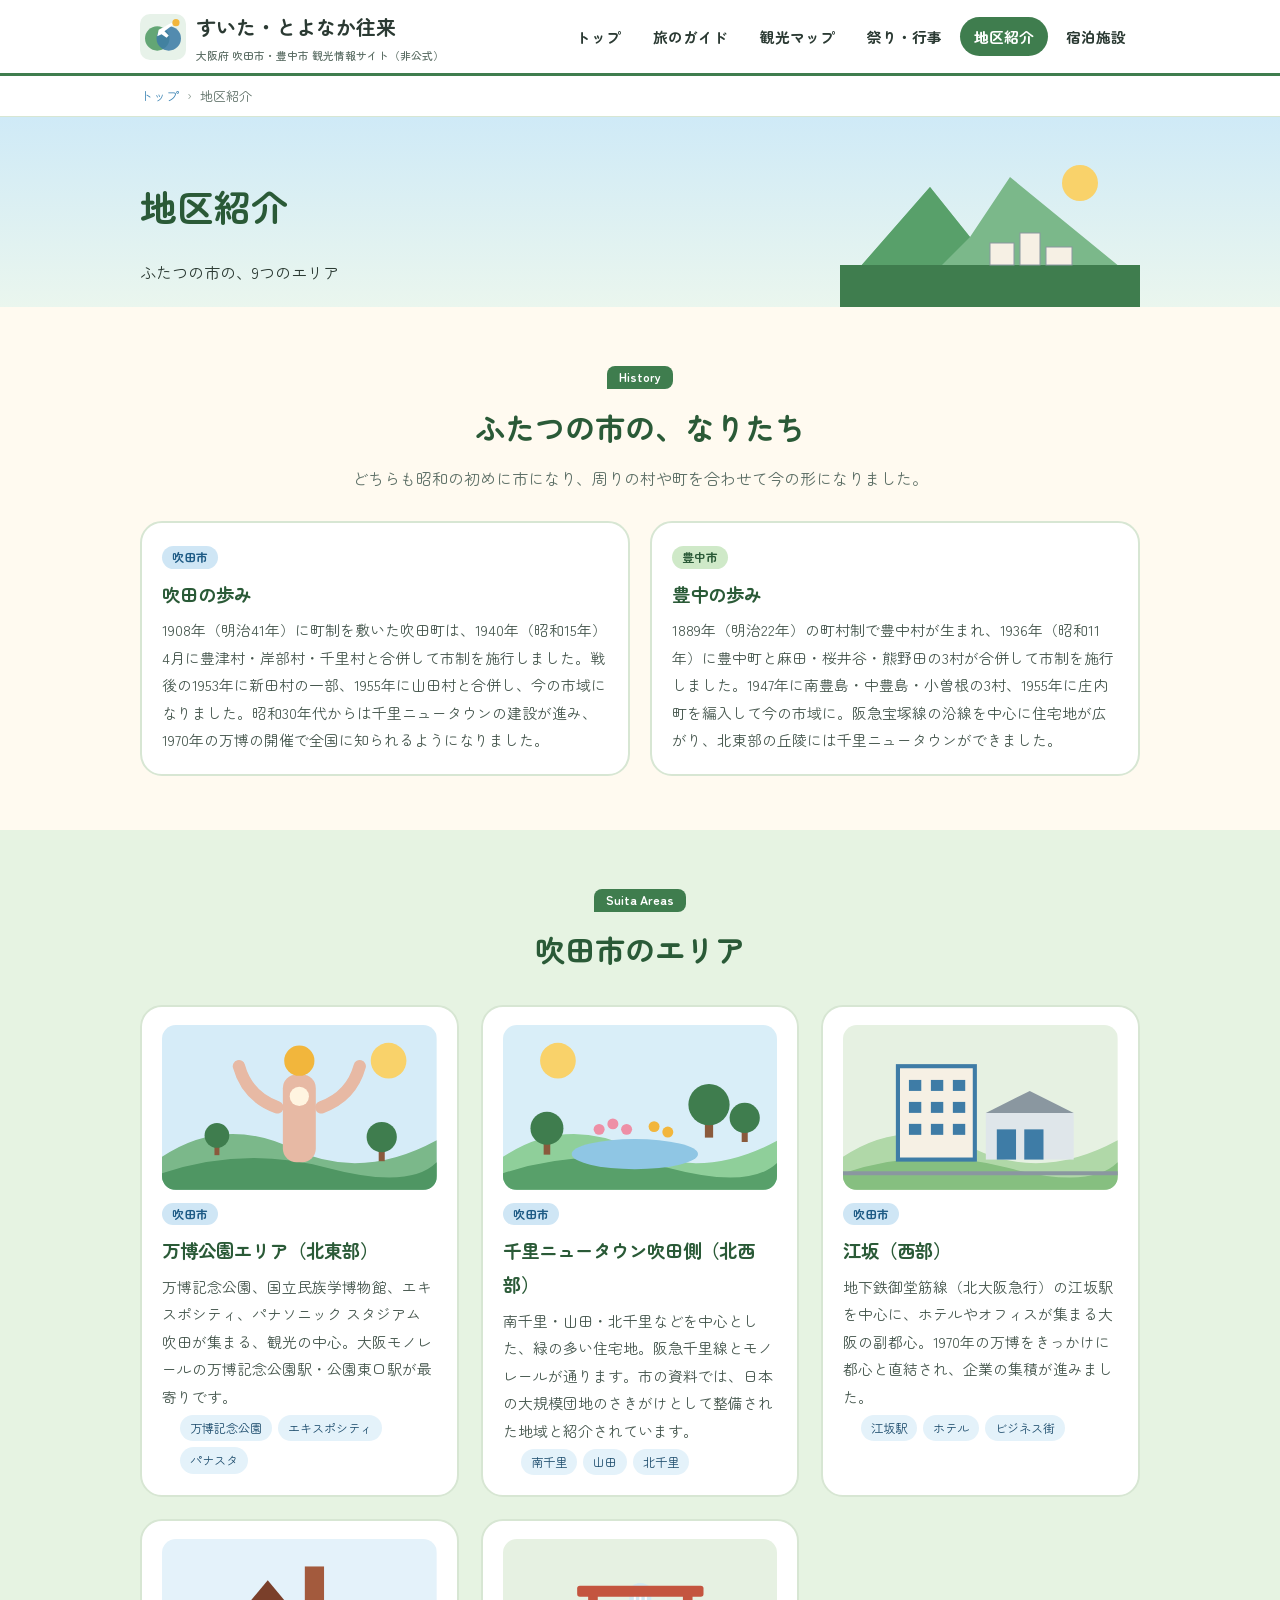
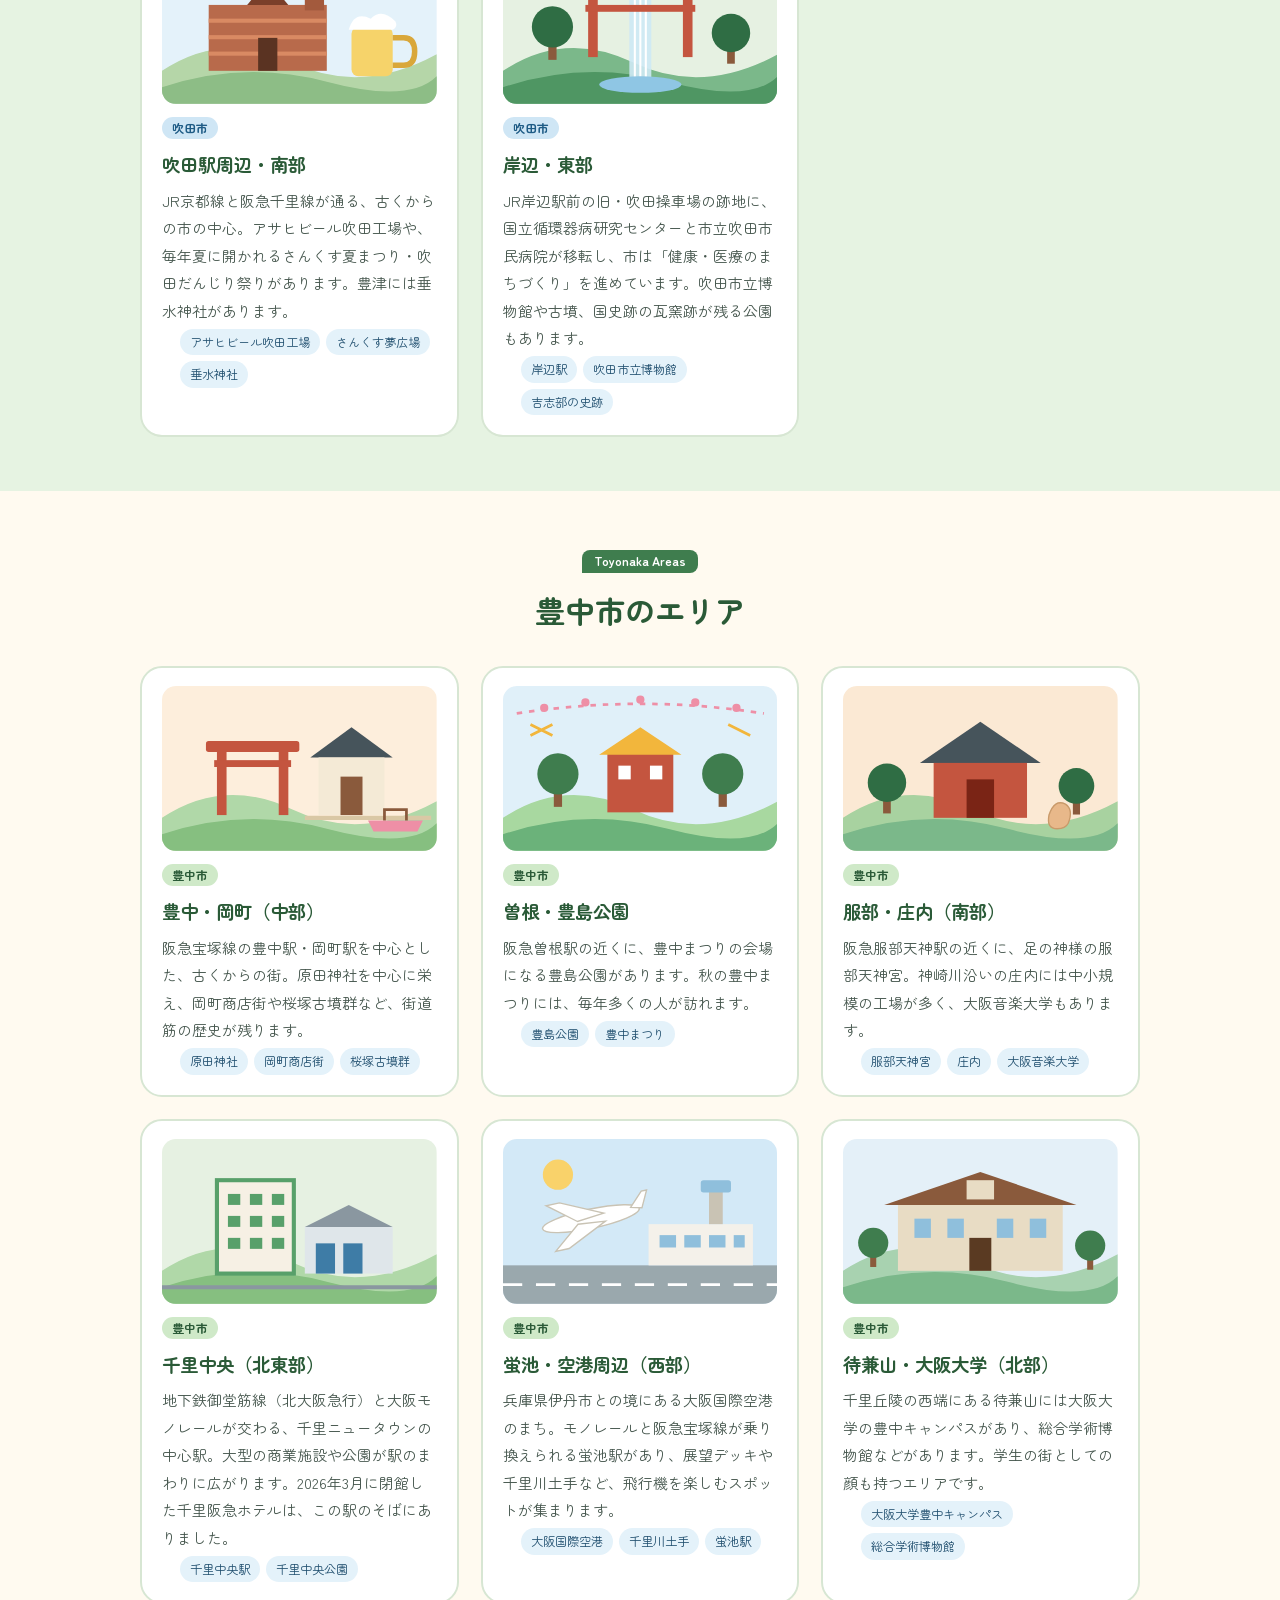
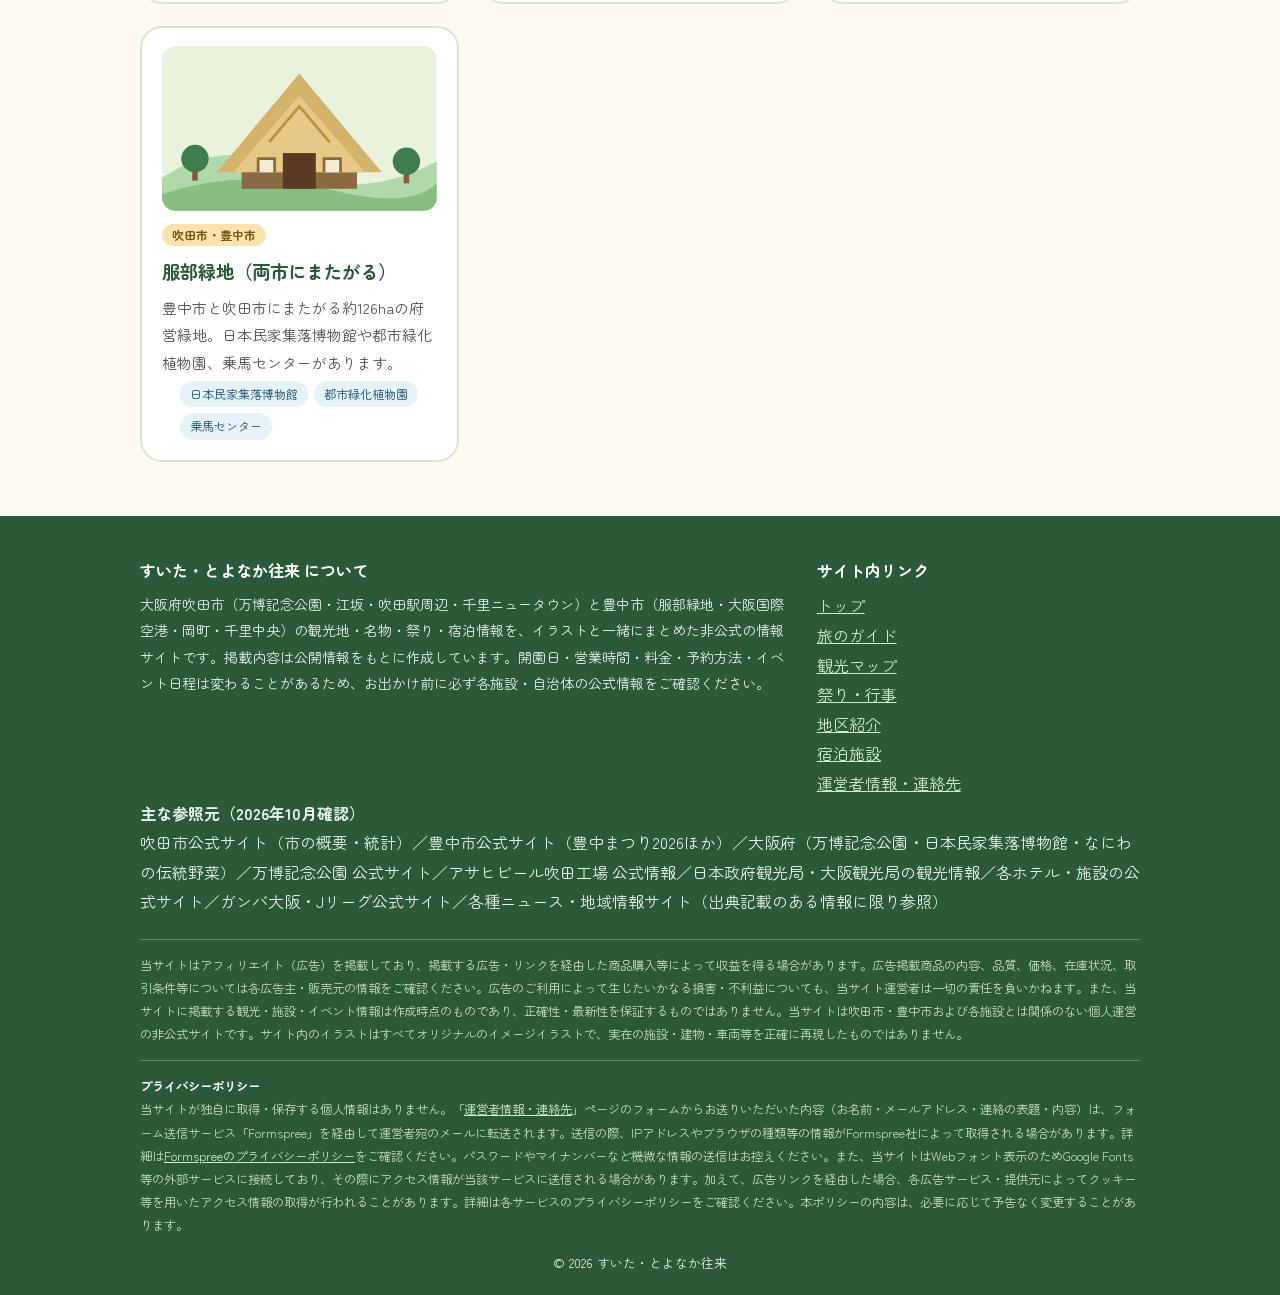
<file: areas.html>
<!DOCTYPE html>
<html lang="ja">
<head>
<meta charset="UTF-8">
<meta name="viewport" content="width=device-width, initial-scale=1.0">
<meta name="robots" content="index, follow">
<link rel="canonical" href="https://leben-k.github.io/suita-toyonaka/areas.html">
<title>地区紹介｜すいた・とよなか往来</title>
<meta name="description" content="吹田市・豊中市の地区紹介。万博公園エリア、江坂、吹田駅周辺、岸辺、豊中・岡町、曽根・服部、千里中央、蛍池・空港周辺、服部緑地のそれぞれの特徴と、市のなりたちをまとめました。">
<meta property="og:type" content="article">
<meta property="og:site_name" content="すいた・とよなか往来">
<meta property="og:locale" content="ja_JP">
<meta property="og:title" content="地区紹介｜すいた・とよなか往来">
<meta property="og:description" content="吹田市・豊中市の地区紹介。万博公園エリア、江坂、吹田駅周辺、岸辺、豊中・岡町、曽根・服部、千里中央、蛍池・空港周辺、服部緑地のそれぞれの特徴と、市のなりたちをまとめました。">
<meta property="og:url" content="https://leben-k.github.io/suita-toyonaka/areas.html">
<meta property="og:image" content="https://leben-k.github.io/suita-toyonaka/ogp.png">
<meta property="og:image:width" content="1200">
<meta property="og:image:height" content="630">
<meta property="og:image:alt" content="すいた・とよなか往来：吹田市・豊中市の観光情報サイト">
<meta name="twitter:card" content="summary_large_image">
<meta name="twitter:title" content="地区紹介｜すいた・とよなか往来">
<meta name="twitter:description" content="吹田市・豊中市の地区紹介。万博公園エリア、江坂、吹田駅周辺、岸辺、豊中・岡町、曽根・服部、千里中央、蛍池・空港周辺、服部緑地のそれぞれの特徴と、市のなりたちをまとめました。">
<meta name="twitter:image" content="https://leben-k.github.io/suita-toyonaka/ogp.png">
<link rel="icon" type="image/svg+xml" href="favicon.svg">
<link rel="preconnect" href="https://fonts.googleapis.com">
<link rel="preconnect" href="https://fonts.gstatic.com" crossorigin>
<link href="https://fonts.googleapis.com/css2?family=Zen+Maru+Gothic:wght@400;500;700&display=swap" rel="stylesheet">
<link rel="stylesheet" href="style.css">
<script type="application/ld+json">{"@context": "https://schema.org", "@type": "BreadcrumbList", "itemListElement": [{"@type": "ListItem", "position": 1, "name": "トップ", "item": "https://leben-k.github.io/suita-toyonaka/"}, {"@type": "ListItem", "position": 2, "name": "地区紹介", "item": "https://leben-k.github.io/suita-toyonaka/areas.html"}]}</script>
</head>
<body>
<header class="site-header">
<div class="wrap">
<a class="brand" href="index.html">
<svg class="brand-icon" viewBox="0 0 64 64" aria-hidden="true" xmlns="http://www.w3.org/2000/svg"><rect width="64" height="64" rx="14" fill="#e7f2e9"/><circle cx="24" cy="34" r="17" fill="#58a06a" opacity=".92"/><circle cx="40" cy="34" r="17" fill="#3e7ca6" opacity=".88"/><path d="M26 22 L44 12 L46 15 L34 24 L40 30 L37 33 L30 28 L24 31Z" fill="#fff"/><circle cx="50" cy="12" r="5" fill="#f2b63c"/></svg>
<span>すいた・とよなか往来<span class="brand-sub">大阪府 吹田市・豊中市 観光情報サイト（非公式）</span></span>
</a>
<nav class="main-nav" aria-label="サイト内メニュー"><a href="index.html">トップ</a><a href="guide.html">旅のガイド</a><a href="map.html">観光マップ</a><a href="matsuri.html">祭り・行事</a><a href="areas.html" class="active" aria-current="page">地区紹介</a><a href="shukuhaku.html">宿泊施設</a></nav>
</div>
</header>
<nav class="breadcrumb" aria-label="パンくずリスト"><div class="wrap"><ol><li><a href="index.html">トップ</a></li><li aria-current="page">地区紹介</li></ol></div></nav>
<section class="page-hero"><div class="wrap"><div><h1>地区紹介</h1><p>ふたつの市の、9つのエリア</p></div><svg viewBox="0 0 300 160" aria-hidden="true" xmlns="http://www.w3.org/2000/svg"><path d="M20 120 L90 40 L130 90 L170 30 L280 120Z" fill="#7bb88a"/><path d="M20 120 L90 40 L130 90 L100 120Z" fill="#58a06a"/><circle cx="240" cy="36" r="18" fill="#f9d26a"/><rect y="118" width="300" height="42" fill="#3f7d4e"/><g fill="#f6f0e4" stroke="#8a97a0"><rect x="150" y="96" width="24" height="22"/><rect x="180" y="86" width="20" height="32"/><rect x="206" y="100" width="26" height="18"/></g></svg></div></section>
<section class="section">
<div class="wrap">
<div class="section-head"><span class="tag">History</span><h2>ふたつの市の、なりたち</h2><p>どちらも昭和の初めに市になり、周りの村や町を合わせて今の形になりました。</p></div>
<div class="two-col">
<div class="card"><span class="place su">吹田市</span><h3>吹田の歩み</h3><p>1908年（明治41年）に町制を敷いた吹田町は、1940年（昭和15年）4月に豊津村・岸部村・千里村と合併して市制を施行しました。戦後の1953年に新田村の一部、1955年に山田村と合併し、今の市域になりました。昭和30年代からは千里ニュータウンの建設が進み、1970年の万博の開催で全国に知られるようになりました。</p></div>
<div class="card"><span class="place to">豊中市</span><h3>豊中の歩み</h3><p>1889年（明治22年）の町村制で豊中村が生まれ、1936年（昭和11年）に豊中町と麻田・桜井谷・熊野田の3村が合併して市制を施行しました。1947年に南豊島・中豊島・小曽根の3村、1955年に庄内町を編入して今の市域に。阪急宝塚線の沿線を中心に住宅地が広がり、北東部の丘陵には千里ニュータウンができました。</p></div>
</div>
</div>
</section>

<section class="section alt" id="suita-areas">
<div class="wrap">
<div class="section-head"><span class="tag">Suita Areas</span><h2>吹田市のエリア</h2></div>
<div class="grid">
<article class="card"><svg class="icon" viewBox="0 0 200 120" role="img" aria-label="万博記念公園のイメージイラスト" xmlns="http://www.w3.org/2000/svg"><title>万博記念公園のイメージイラスト</title><rect width="200" height="120" fill="#d6ecf8"/><circle cx="165" cy="26" r="13" fill="#f9d26a"/><path d="M0 96 Q45 66 95 90 T200 84 V120 H0Z" fill="#7bb88a"/><path d="M0 108 Q60 88 120 104 T200 100 V120 H0Z" fill="#4f9663"/><path d="M84 60 Q62 52 56 30 M116 60 Q138 52 144 30" stroke="#e7b9a4" stroke-width="9" fill="none" stroke-linecap="round"/><rect x="88" y="36" width="24" height="64" rx="10" fill="#e7b9a4"/><circle cx="100" cy="26" r="11" fill="#f2b63c"/><circle cx="100" cy="52" r="7" fill="#fff4e0"/><g transform="translate(40 84) scale(0.9)"><rect x="-2" y="0" width="4" height="12" fill="#8a5a3c"/><circle cx="0" cy="-4" r="10" fill="#3f7d4e"/></g><g transform="translate(160 86) scale(1.1)"><rect x="-2" y="0" width="4" height="12" fill="#8a5a3c"/><circle cx="0" cy="-4" r="10" fill="#3f7d4e"/></g></svg><span class="place su">吹田市</span><h3>万博公園エリア（北東部）</h3><p>万博記念公園、国立民族学博物館、エキスポシティ、パナソニック スタジアム 吹田が集まる、観光の中心。大阪モノレールの万博記念公園駅・公園東口駅が最寄りです。</p><ul class="tags"><li>万博記念公園</li><li>エキスポシティ</li><li>パナスタ</li></ul></article>

<article class="card"><svg class="icon" viewBox="0 0 200 120" role="img" aria-label="広い緑地公園のイメージイラスト" xmlns="http://www.w3.org/2000/svg"><title>広い緑地公園のイメージイラスト</title><rect width="200" height="120" fill="#d9eef8"/><circle cx="40" cy="26" r="13" fill="#f9d26a"/><path d="M0 96 Q45 66 95 90 T200 84 V120 H0Z" fill="#8fcf9a"/><path d="M0 108 Q60 88 120 104 T200 100 V120 H0Z" fill="#58a06a"/><g transform="translate(150 64) scale(1.5)"><rect x="-2" y="0" width="4" height="12" fill="#8a5a3c"/><circle cx="0" cy="-4" r="10" fill="#3f7d4e"/></g><g transform="translate(176 72) scale(1.1)"><rect x="-2" y="0" width="4" height="12" fill="#8a5a3c"/><circle cx="0" cy="-4" r="10" fill="#3f7d4e"/></g><g transform="translate(32 80) scale(1.2)"><rect x="-2" y="0" width="4" height="12" fill="#8a5a3c"/><circle cx="0" cy="-4" r="10" fill="#3f7d4e"/></g><ellipse cx="96" cy="94" rx="46" ry="11" fill="#8fc6e4"/><g fill="#ee8fa6"><circle cx="70" cy="76" r="4"/><circle cx="80" cy="72" r="4"/><circle cx="90" cy="76" r="4"/></g><g fill="#f2b63c"><circle cx="110" cy="74" r="4"/><circle cx="120" cy="78" r="4"/></g></svg><span class="place su">吹田市</span><h3>千里ニュータウン吹田側（北西部）</h3><p>南千里・山田・北千里などを中心とした、緑の多い住宅地。阪急千里線とモノレールが通ります。市の資料では、日本の大規模団地のさきがけとして整備された地域と紹介されています。</p><ul class="tags"><li>南千里</li><li>山田</li><li>北千里</li></ul></article>

<article class="card"><svg class="icon" viewBox="0 0 200 120" role="img" aria-label="駅の近くのホテルのイメージイラスト" xmlns="http://www.w3.org/2000/svg"><title>駅の近くのホテルのイメージイラスト</title><rect width="200" height="120" fill="#e6f1e2"/><path d="M0 96 Q45 66 95 90 T200 84 V120 H0Z" fill="#b0d8a8"/><path d="M0 108 Q60 88 120 104 T200 100 V120 H0Z" fill="#86bf80"/><rect x="40" y="30" width="56" height="68" fill="#f6f0e4" stroke="#3e7ca6" stroke-width="3"/><g fill="#3e7ca6"><rect x="48" y="40" width="9" height="8"/><rect x="48" y="56" width="9" height="8"/><rect x="48" y="72" width="9" height="8"/><rect x="64" y="40" width="9" height="8"/><rect x="64" y="56" width="9" height="8"/><rect x="64" y="72" width="9" height="8"/><rect x="80" y="40" width="9" height="8"/><rect x="80" y="56" width="9" height="8"/><rect x="80" y="72" width="9" height="8"/></g><rect x="104" y="64" width="64" height="34" fill="#dfe6ea"/><path d="M104 64 L136 48 L168 64Z" fill="#8a97a0"/><rect x="112" y="76" width="14" height="22" fill="#3e7ca6"/><rect x="132" y="76" width="14" height="22" fill="#3e7ca6"/><path d="M0 108 H200" stroke="#8a97a0" stroke-width="3"/></svg><span class="place su">吹田市</span><h3>江坂（西部）</h3><p>地下鉄御堂筋線（北大阪急行）の江坂駅を中心に、ホテルやオフィスが集まる大阪の副都心。1970年の万博をきっかけに都心と直結され、企業の集積が進みました。</p><ul class="tags"><li>江坂駅</li><li>ホテル</li><li>ビジネス街</li></ul></article>

<article class="card"><svg class="icon" viewBox="0 0 200 120" role="img" aria-label="レンガ造りの工場とジョッキのイメージイラスト" xmlns="http://www.w3.org/2000/svg"><title>レンガ造りの工場とジョッキのイメージイラスト</title><rect width="200" height="120" fill="#e4f2fa"/><path d="M0 96 Q45 66 95 90 T200 84 V120 H0Z" fill="#b5d6a8"/><path d="M0 108 Q60 88 120 104 T200 100 V120 H0Z" fill="#8dbd86"/><rect x="34" y="48" width="86" height="48" fill="#b86a4b"/><g fill="#d98a63"><rect x="34" y="58" width="86" height="3"/><rect x="34" y="70" width="86" height="3"/><rect x="34" y="82" width="86" height="3"/></g><rect x="104" y="20" width="14" height="32" fill="#a35a3d"/><path d="M62 48 L77 30 L92 48Z" fill="#7a3f2a"/><rect x="70" y="72" width="14" height="24" fill="#5a3322"/><g transform="translate(138 58)"><rect x="0" y="6" width="30" height="36" rx="5" fill="#f6d36a"/><path d="M30 14h8q8 0 8 10t-8 10h-8" stroke="#d9a73a" stroke-width="4" fill="none"/><path d="M-2 8q4-14 16-8q8-8 18 2q2 4-2 6H2q-4 0-4-0z" fill="#fff"/></g></svg><span class="place su">吹田市</span><h3>吹田駅周辺・南部</h3><p>JR京都線と阪急千里線が通る、古くからの市の中心。アサヒビール吹田工場や、毎年夏に開かれるさんくす夏まつり・吹田だんじり祭りがあります。豊津には垂水神社があります。</p><ul class="tags"><li>アサヒビール吹田工場</li><li>さんくす夢広場</li><li>垂水神社</li></ul></article>

<article class="card"><svg class="icon" viewBox="0 0 200 120" role="img" aria-label="鳥居と滝のイメージイラスト" xmlns="http://www.w3.org/2000/svg"><title>鳥居と滝のイメージイラスト</title><rect width="200" height="120" fill="#e6f1e2"/><path d="M0 96 Q45 66 95 90 T200 84 V120 H0Z" fill="#7bb88a"/><path d="M0 108 Q60 88 120 104 T200 100 V120 H0Z" fill="#4f9663"/><g transform="translate(36 70) scale(1.5)"><rect x="-2" y="0" width="4" height="12" fill="#8a5a3c"/><circle cx="0" cy="-4" r="10" fill="#2f6d44"/></g><g transform="translate(166 74) scale(1.4)"><rect x="-2" y="0" width="4" height="12" fill="#8a5a3c"/><circle cx="0" cy="-4" r="10" fill="#2f6d44"/></g><path d="M92 36 Q100 28 108 36 V108 H92Z" fill="#cfe9f5" opacity=".9"/><path d="M96 40 V104 M100 38 V106 M104 40 V104" stroke="#fff" stroke-width="1.5"/><g fill="#c4553f"><rect x="62" y="40" width="7" height="46"/><rect x="131" y="40" width="7" height="46"/><rect x="54" y="34" width="92" height="8" rx="2"/><rect x="60" y="48" width="80" height="5"/></g><ellipse cx="100" cy="106" rx="30" ry="6" fill="#8fc6e4"/></svg><span class="place su">吹田市</span><h3>岸辺・東部</h3><p>JR岸辺駅前の旧・吹田操車場の跡地に、国立循環器病研究センターと市立吹田市民病院が移転し、市は「健康・医療のまちづくり」を進めています。吹田市立博物館や古墳、国史跡の瓦窯跡が残る公園もあります。</p><ul class="tags"><li>岸辺駅</li><li>吹田市立博物館</li><li>吉志部の史跡</li></ul></article>

</div>
</div>
</section>

<section class="section" id="toyonaka-areas">
<div class="wrap">
<div class="section-head"><span class="tag">Toyonaka Areas</span><h2>豊中市のエリア</h2></div>
<div class="grid">
<article class="card"><svg class="icon" viewBox="0 0 200 120" role="img" aria-label="古社と商店街のイメージイラスト" xmlns="http://www.w3.org/2000/svg"><title>古社と商店街のイメージイラスト</title><rect width="200" height="120" fill="#fdeedc"/><path d="M0 96 Q45 66 95 90 T200 84 V120 H0Z" fill="#b0d8a8"/><path d="M0 108 Q60 88 120 104 T200 100 V120 H0Z" fill="#86bf80"/><g fill="#c4553f"><rect x="40" y="46" width="7" height="48"/><rect x="85" y="46" width="7" height="48"/><rect x="32" y="40" width="68" height="8" rx="2"/><rect x="38" y="54" width="56" height="5"/></g><path d="M108 52 L138 30 L168 52Z" fill="#46545b"/><rect x="114" y="52" width="48" height="42" fill="#f4ead6"/><rect x="130" y="66" width="16" height="28" fill="#8a5a3c"/><path d="M104 96 H196" stroke="#d9c8a5" stroke-width="3"/><g><path d="M150 98 h40 l-4 8 h-32z" fill="#ee8fa6"/><path d="M162 98 v-8 h16 v8" stroke="#8a5a3c" stroke-width="2" fill="none"/></g></svg><span class="place to">豊中市</span><h3>豊中・岡町（中部）</h3><p>阪急宝塚線の豊中駅・岡町駅を中心とした、古くからの街。原田神社を中心に栄え、岡町商店街や桜塚古墳群など、街道筋の歴史が残ります。</p><ul class="tags"><li>原田神社</li><li>岡町商店街</li><li>桜塚古墳群</li></ul></article>

<article class="card"><svg class="icon" viewBox="0 0 200 120" role="img" aria-label="公園のお祭りのイメージイラスト" xmlns="http://www.w3.org/2000/svg"><title>公園のお祭りのイメージイラスト</title><rect width="200" height="120" fill="#e0f0f9"/><path d="M0 96 Q45 66 95 90 T200 84 V120 H0Z" fill="#a8d8a0"/><path d="M0 108 Q60 88 120 104 T200 100 V120 H0Z" fill="#6bb27a"/><g transform="translate(40 70) scale(1.5)"><rect x="-2" y="0" width="4" height="12" fill="#8a5a3c"/><circle cx="0" cy="-4" r="10" fill="#3f7d4e"/></g><g transform="translate(160 70) scale(1.5)"><rect x="-2" y="0" width="4" height="12" fill="#8a5a3c"/><circle cx="0" cy="-4" r="10" fill="#3f7d4e"/></g><g fill="#c4553f"><rect x="76" y="48" width="48" height="44"/></g><path d="M70 50 L100 30 L130 50Z" fill="#f2b63c"/><g fill="#fff"><rect x="84" y="58" width="9" height="10"/><rect x="107" y="58" width="9" height="10"/></g><g stroke="#f2b63c" stroke-width="2"><path d="M20 36 l16 -8 M20 28 l16 8"/><path d="M164 28 l16 8"/></g><path d="M10 20 Q100 6 190 20" stroke="#ee8fa6" stroke-width="2" stroke-dasharray="4 5" fill="none"/><g fill="#ee8fa6"><circle cx="30" cy="16" r="3"/><circle cx="60" cy="12" r="3"/><circle cx="100" cy="10" r="3"/><circle cx="140" cy="12" r="3"/><circle cx="170" cy="16" r="3"/></g></svg><span class="place to">豊中市</span><h3>曽根・豊島公園</h3><p>阪急曽根駅の近くに、豊中まつりの会場になる豊島公園があります。秋の豊中まつりには、毎年多くの人が訪れます。</p><ul class="tags"><li>豊島公園</li><li>豊中まつり</li></ul></article>

<article class="card"><svg class="icon" viewBox="0 0 200 120" role="img" aria-label="神社のイメージイラスト" xmlns="http://www.w3.org/2000/svg"><title>神社のイメージイラスト</title><rect width="200" height="120" fill="#fbe9d4"/><path d="M0 96 Q45 66 95 90 T200 84 V120 H0Z" fill="#a8d2a0"/><path d="M0 108 Q60 88 120 104 T200 100 V120 H0Z" fill="#7bb88a"/><g transform="translate(32 76) scale(1.4)"><rect x="-2" y="0" width="4" height="12" fill="#8a5a3c"/><circle cx="0" cy="-4" r="10" fill="#2f6d44"/></g><g transform="translate(170 78) scale(1.3)"><rect x="-2" y="0" width="4" height="12" fill="#8a5a3c"/><circle cx="0" cy="-4" r="10" fill="#2f6d44"/></g><path d="M56 56 L100 26 L144 56Z" fill="#46545b"/><rect x="66" y="56" width="68" height="40" fill="#c4553f"/><rect x="90" y="68" width="20" height="28" fill="#7a2415"/><g transform="translate(150 94)"><path d="M0 0 q4-12 12-8 q6 4 2 14 q-2 4-8 4 q-8 0-6-10z" fill="#e8b88a" stroke="#c99a6a"/></g></svg><span class="place to">豊中市</span><h3>服部・庄内（南部）</h3><p>阪急服部天神駅の近くに、足の神様の服部天神宮。神崎川沿いの庄内には中小規模の工場が多く、大阪音楽大学もあります。</p><ul class="tags"><li>服部天神宮</li><li>庄内</li><li>大阪音楽大学</li></ul></article>

<article class="card"><svg class="icon" viewBox="0 0 200 120" role="img" aria-label="駅の近くのホテルのイメージイラスト" xmlns="http://www.w3.org/2000/svg"><title>駅の近くのホテルのイメージイラスト</title><rect width="200" height="120" fill="#e6f1e2"/><path d="M0 96 Q45 66 95 90 T200 84 V120 H0Z" fill="#b0d8a8"/><path d="M0 108 Q60 88 120 104 T200 100 V120 H0Z" fill="#86bf80"/><rect x="40" y="30" width="56" height="68" fill="#f6f0e4" stroke="#58a06a" stroke-width="3"/><g fill="#58a06a"><rect x="48" y="40" width="9" height="8"/><rect x="48" y="56" width="9" height="8"/><rect x="48" y="72" width="9" height="8"/><rect x="64" y="40" width="9" height="8"/><rect x="64" y="56" width="9" height="8"/><rect x="64" y="72" width="9" height="8"/><rect x="80" y="40" width="9" height="8"/><rect x="80" y="56" width="9" height="8"/><rect x="80" y="72" width="9" height="8"/></g><rect x="104" y="64" width="64" height="34" fill="#dfe6ea"/><path d="M104 64 L136 48 L168 64Z" fill="#8a97a0"/><rect x="112" y="76" width="14" height="22" fill="#3e7ca6"/><rect x="132" y="76" width="14" height="22" fill="#3e7ca6"/><path d="M0 108 H200" stroke="#8a97a0" stroke-width="3"/></svg><span class="place to">豊中市</span><h3>千里中央（北東部）</h3><p>地下鉄御堂筋線（北大阪急行）と大阪モノレールが交わる、千里ニュータウンの中心駅。大型の商業施設や公園が駅のまわりに広がります。2026年3月に閉館した千里阪急ホテルは、この駅のそばにありました。</p><ul class="tags"><li>千里中央駅</li><li>千里中央公園</li></ul></article>

<article class="card"><svg class="icon" viewBox="0 0 200 120" role="img" aria-label="空港と飛行機のイメージイラスト" xmlns="http://www.w3.org/2000/svg"><title>空港と飛行機のイメージイラスト</title><rect width="200" height="120" fill="#d3e9f7"/><circle cx="40" cy="26" r="11" fill="#f9d26a"/><rect x="0" y="92" width="200" height="28" fill="#9aa8ad"/><path d="M0 106 H200" stroke="#fff" stroke-width="2" stroke-dasharray="14 10"/><rect x="106" y="62" width="76" height="30" fill="#f4f1ea"/><g fill="#8fbfdc"><rect x="114" y="70" width="12" height="9"/><rect x="132" y="70" width="12" height="9"/><rect x="150" y="70" width="12" height="9"/><rect x="168" y="70" width="8" height="9"/></g><rect x="150" y="38" width="10" height="24" fill="#c9c3b4"/><rect x="144" y="30" width="22" height="9" rx="2" fill="#8fbfdc"/><g transform="translate(24 38) rotate(-12 40 20)"><ellipse cx="40" cy="20" rx="36" ry="7" fill="#fff" stroke="#c9c3b4"/><path d="M30 20 L10 4 L20 4 L50 18Z M30 22 L10 38 L20 38 L50 24Z" fill="#fff" stroke="#c9c3b4"/><path d="M70 18 L80 8 L84 8 L78 20Z" fill="#fff" stroke="#c9c3b4"/></g></svg><span class="place to">豊中市</span><h3>蛍池・空港周辺（西部）</h3><p>兵庫県伊丹市との境にある大阪国際空港のまち。モノレールと阪急宝塚線が乗り換えられる蛍池駅があり、展望デッキや千里川土手など、飛行機を楽しむスポットが集まります。</p><ul class="tags"><li>大阪国際空港</li><li>千里川土手</li><li>蛍池駅</li></ul></article>

<article class="card"><svg class="icon" viewBox="0 0 200 120" role="img" aria-label="大学の博物館のイメージイラスト" xmlns="http://www.w3.org/2000/svg"><title>大学の博物館のイメージイラスト</title><rect width="200" height="120" fill="#e4f0f8"/><path d="M0 96 Q45 66 95 90 T200 84 V120 H0Z" fill="#a8d2b0"/><path d="M0 108 Q60 88 120 104 T200 100 V120 H0Z" fill="#7bb88a"/><rect x="40" y="48" width="120" height="48" fill="#e8dcc4"/><path d="M30 48 L100 24 L170 48Z" fill="#8a5a3c"/><rect x="90" y="30" width="20" height="14" fill="#e8dcc4"/><g fill="#8fbfdc"><rect x="52" y="58" width="12" height="14"/><rect x="76" y="58" width="12" height="14"/><rect x="112" y="58" width="12" height="14"/><rect x="136" y="58" width="12" height="14"/></g><rect x="92" y="72" width="16" height="24" fill="#5a3a22"/><g transform="translate(22 80) scale(1.1)"><rect x="-2" y="0" width="4" height="12" fill="#8a5a3c"/><circle cx="0" cy="-4" r="10" fill="#3f7d4e"/></g><g transform="translate(180 82) scale(1.1)"><rect x="-2" y="0" width="4" height="12" fill="#8a5a3c"/><circle cx="0" cy="-4" r="10" fill="#3f7d4e"/></g></svg><span class="place to">豊中市</span><h3>待兼山・大阪大学（北部）</h3><p>千里丘陵の西端にある待兼山には大阪大学の豊中キャンパスがあり、総合学術博物館などがあります。学生の街としての顔も持つエリアです。</p><ul class="tags"><li>大阪大学豊中キャンパス</li><li>総合学術博物館</li></ul></article>

<article class="card"><svg class="icon" viewBox="0 0 200 120" role="img" aria-label="茅葺き屋根の民家のイメージイラスト" xmlns="http://www.w3.org/2000/svg"><title>茅葺き屋根の民家のイメージイラスト</title><rect width="200" height="120" fill="#e8f2dc"/><path d="M0 96 Q45 66 95 90 T200 84 V120 H0Z" fill="#b0d8a8"/><path d="M0 108 Q60 88 120 104 T200 100 V120 H0Z" fill="#86bf80"/><path d="M40 92 L100 20 L160 92Z" fill="#d4b36a"/><path d="M52 92 L100 36 L148 92Z" fill="#e6c987"/><path d="M78 70 L100 44 L122 70" stroke="#b8923f" stroke-width="2" fill="none"/><rect x="58" y="92" width="84" height="12" fill="#8a6a43"/><rect x="88" y="78" width="24" height="26" fill="#5a3a22"/><path d="M70 92v-10h12v10M118 92v-10h12v10" stroke="#8a6a43" stroke-width="2" fill="#f4ead6"/><g transform="translate(24 86) scale(1.0)"><rect x="-2" y="0" width="4" height="12" fill="#8a5a3c"/><circle cx="0" cy="-4" r="10" fill="#3f7d4e"/></g><g transform="translate(178 88) scale(1.0)"><rect x="-2" y="0" width="4" height="12" fill="#8a5a3c"/><circle cx="0" cy="-4" r="10" fill="#3f7d4e"/></g></svg><span class="place bo">吹田市・豊中市</span><h3>服部緑地（両市にまたがる）</h3><p>豊中市と吹田市にまたがる約126haの府営緑地。日本民家集落博物館や都市緑化植物園、乗馬センターがあります。</p><ul class="tags"><li>日本民家集落博物館</li><li>都市緑化植物園</li><li>乗馬センター</li></ul></article>

</div>
<div class="furusato-block" id="furusato-areas" hidden>
<span class="furusato-label">ふるさと納税で応援する（吹田市・豊中市の返礼品）</span>
<div class="furusato-grid">
<div class="furusato-slot" data-ad-slot="furusato3" hidden><span class="ad-label">広告</span><div class="ad-body"></div></div>
</div>
</div>

</div>
</section>
<section class="section alt" aria-label="広告" hidden>
<div class="wrap">
<div class="section-head"><span class="tag">PR</span><h2>おすすめ・広告</h2></div>
<div class="ad-row">
<div class="ad-slot" data-ad-slot="ad5" hidden>
<span class="ad-label">広告</span>
<div class="ad-body"></div>
</div>
</div>
</div>
</section>

<footer class="site-footer">
<div class="wrap">
<div class="footer-grid">
<div>
<h4>すいた・とよなか往来 について</h4>
<p>大阪府吹田市（万博記念公園・江坂・吹田駅周辺・千里ニュータウン）と豊中市（服部緑地・大阪国際空港・岡町・千里中央）の観光地・名物・祭り・宿泊情報を、イラストと一緒にまとめた非公式の情報サイトです。掲載内容は公開情報をもとに作成しています。開園日・営業時間・料金・予約方法・イベント日程は変わることがあるため、お出かけ前に必ず各施設・自治体の公式情報をご確認ください。</p>
</div>
<div>
<h4>サイト内リンク</h4>
<ul>
<li><a href="index.html">トップ</a></li><li><a href="guide.html">旅のガイド</a></li><li><a href="map.html">観光マップ</a></li><li><a href="matsuri.html">祭り・行事</a></li><li><a href="areas.html">地区紹介</a></li><li><a href="shukuhaku.html">宿泊施設</a></li><li><a href="unei.html">運営者情報・連絡先</a></li>
</ul>
</div>
</div>
<div class="sources"><strong>主な参照元（2026年10月確認）</strong><br>吹田市公式サイト（市の概要・統計）／豊中市公式サイト（豊中まつり2026ほか）／大阪府（万博記念公園・日本民家集落博物館・なにわの伝統野菜）／万博記念公園 公式サイト／アサヒビール吹田工場 公式情報／日本政府観光局・大阪観光局の観光情報／各ホテル・施設の公式サイト／ガンバ大阪・Jリーグ公式サイト／各種ニュース・地域情報サイト（出典記載のある情報に限り参照）</div>
<div class="disclaimer">当サイトはアフィリエイト（広告）を掲載しており、掲載する広告・リンクを経由した商品購入等によって収益を得る場合があります。広告掲載商品の内容、品質、価格、在庫状況、取引条件等については各広告主・販売元の情報をご確認ください。広告のご利用によって生じたいかなる損害・不利益についても、当サイト運営者は一切の責任を負いかねます。また、当サイトに掲載する観光・施設・イベント情報は作成時点のものであり、正確性・最新性を保証するものではありません。当サイトは吹田市・豊中市および各施設とは関係のない個人運営の非公式サイトです。サイト内のイラストはすべてオリジナルのイメージイラストで、実在の施設・建物・車両等を正確に再現したものではありません。</div>
<div class="disclaimer" style="margin-top:14px;">
<strong style="color:#fff;">プライバシーポリシー</strong><br>
当サイトが独自に取得・保存する個人情報はありません。「<a href="unei.html">運営者情報・連絡先</a>」ページのフォームからお送りいただいた内容（お名前・メールアドレス・連絡の表題・内容）は、フォーム送信サービス「Formspree」を経由して運営者宛のメールに転送されます。送信の際、IPアドレスやブラウザの種類等の情報がFormspree社によって取得される場合があります。詳細は<a href="https://formspree.io/legal/privacy-policy/" target="_blank" rel="noopener noreferrer">Formspreeのプライバシーポリシー</a>をご確認ください。パスワードやマイナンバーなど機微な情報の送信はお控えください。また、当サイトはWebフォント表示のためGoogle Fonts等の外部サービスに接続しており、その際にアクセス情報が当該サービスに送信される場合があります。加えて、広告リンクを経由した場合、各広告サービス・提供元によってクッキー等を用いたアクセス情報の取得が行われることがあります。詳細は各サービスのプライバシーポリシーをご確認ください。本ポリシーの内容は、必要に応じて予告なく変更することがあります。</div>
<div class="copyright"><span id="copyright-text">© 2026 すいた・とよなか往来</span></div>
</div>
</footer>
<script>
(function(){var s=2026,c=new Date().getFullYear(),e=document.getElementById('copyright-text');if(e){e.textContent='\u00A9 '+(c>s?s+'-'+c:s)+' すいた・とよなか往来';}})();
</script>
<script src="ads.js" defer></script>
</body>
</html>
</file>
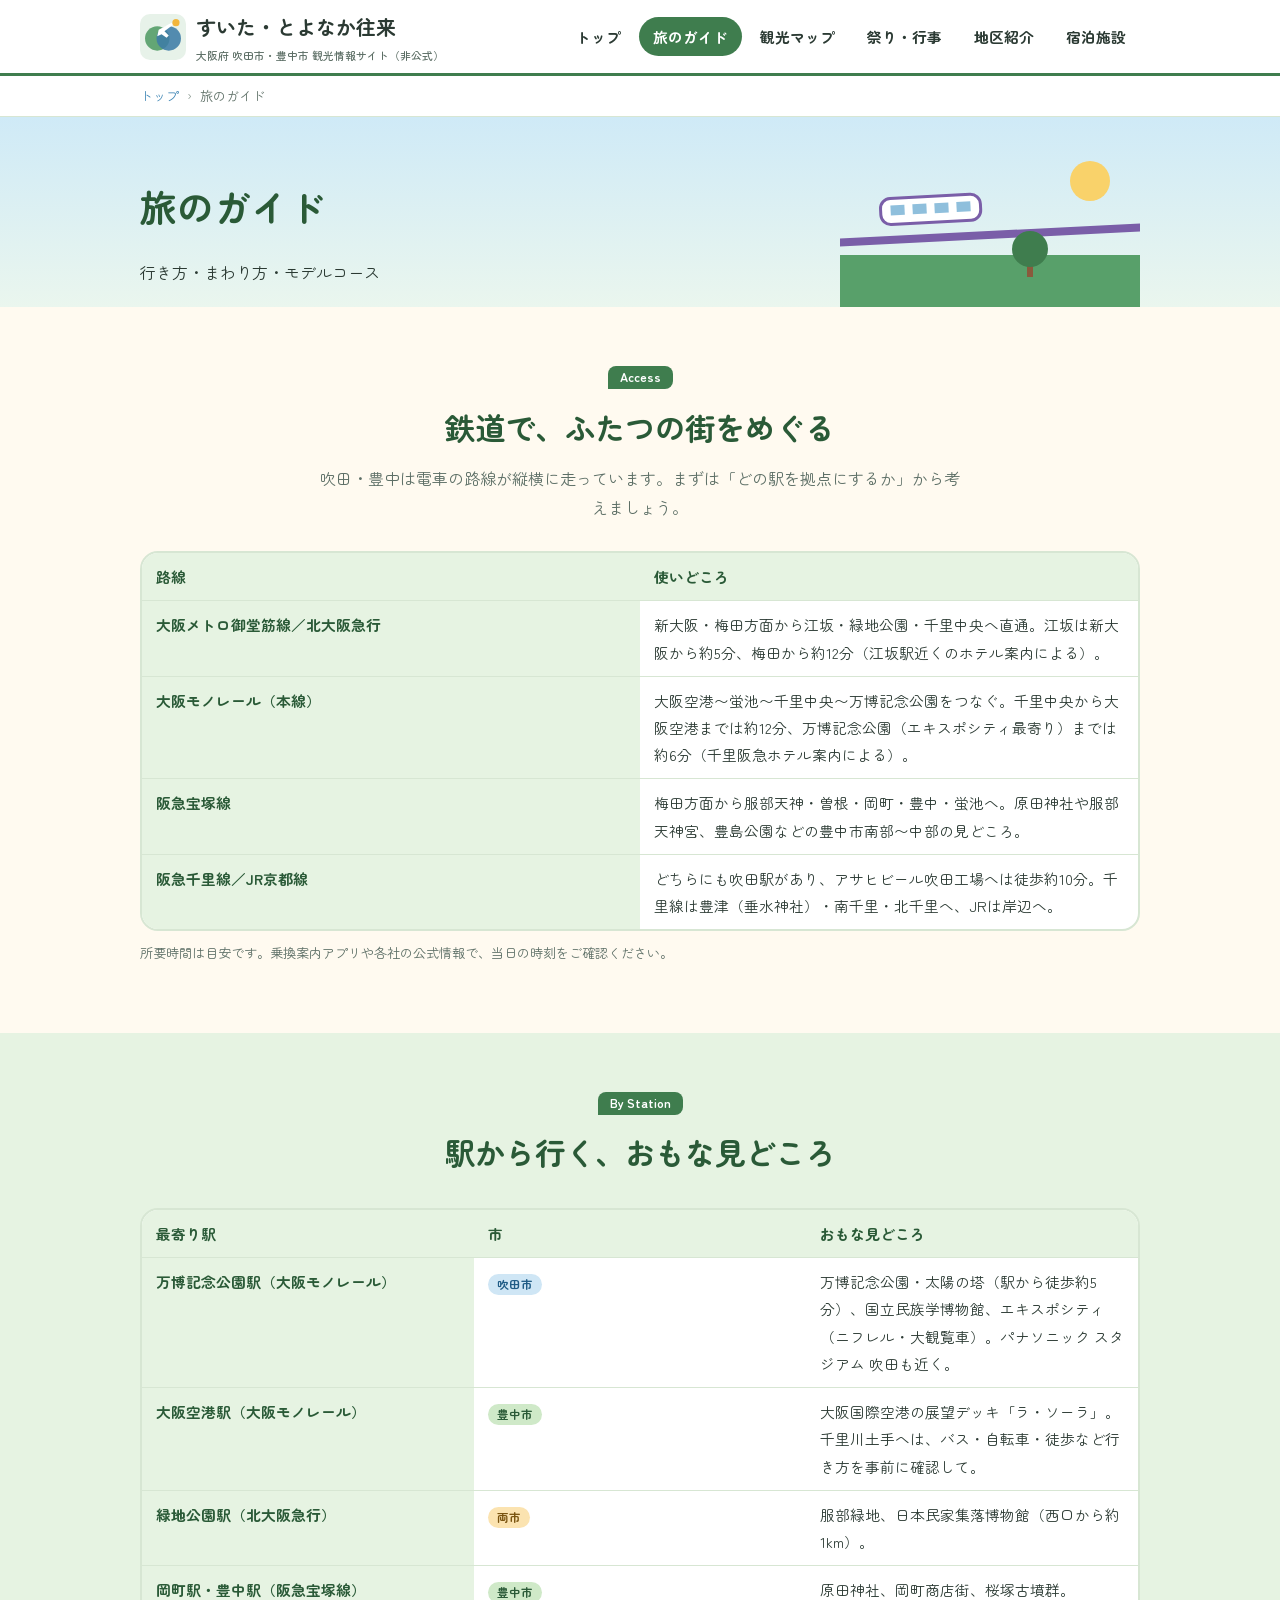
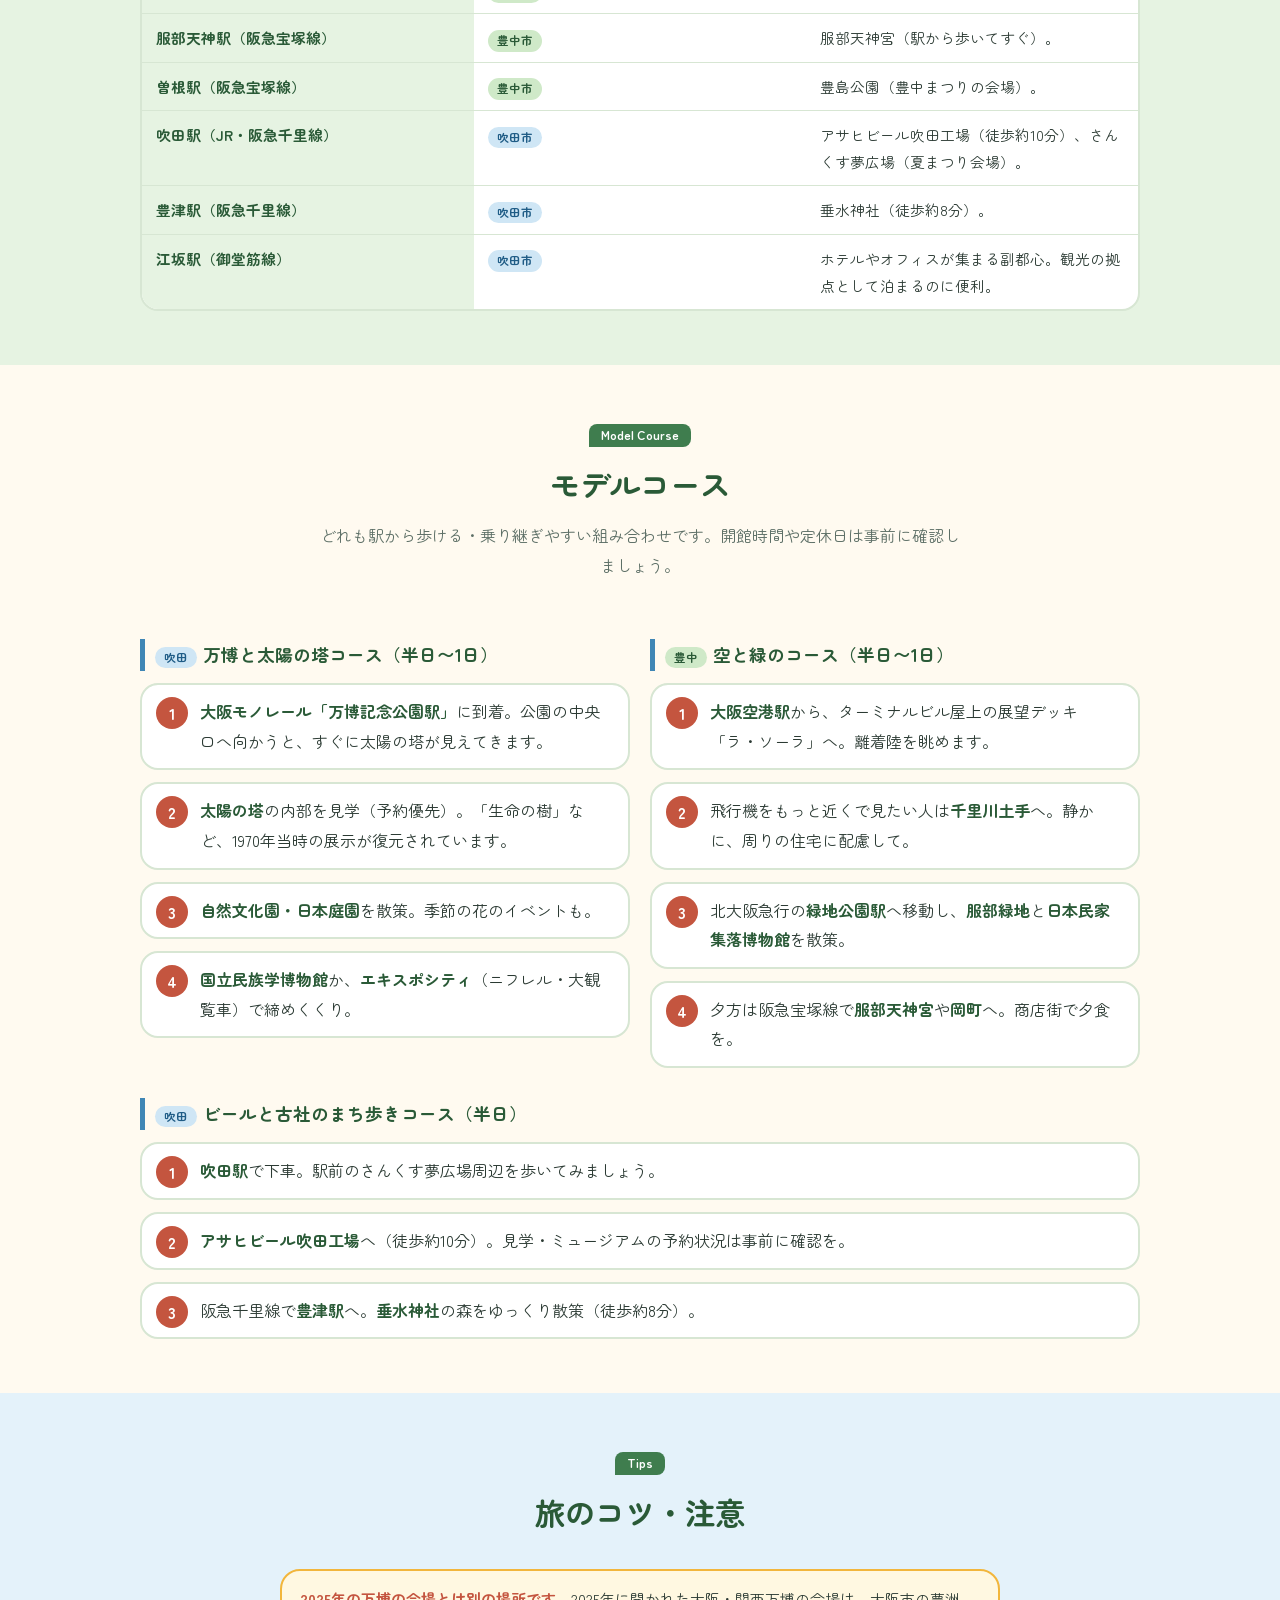
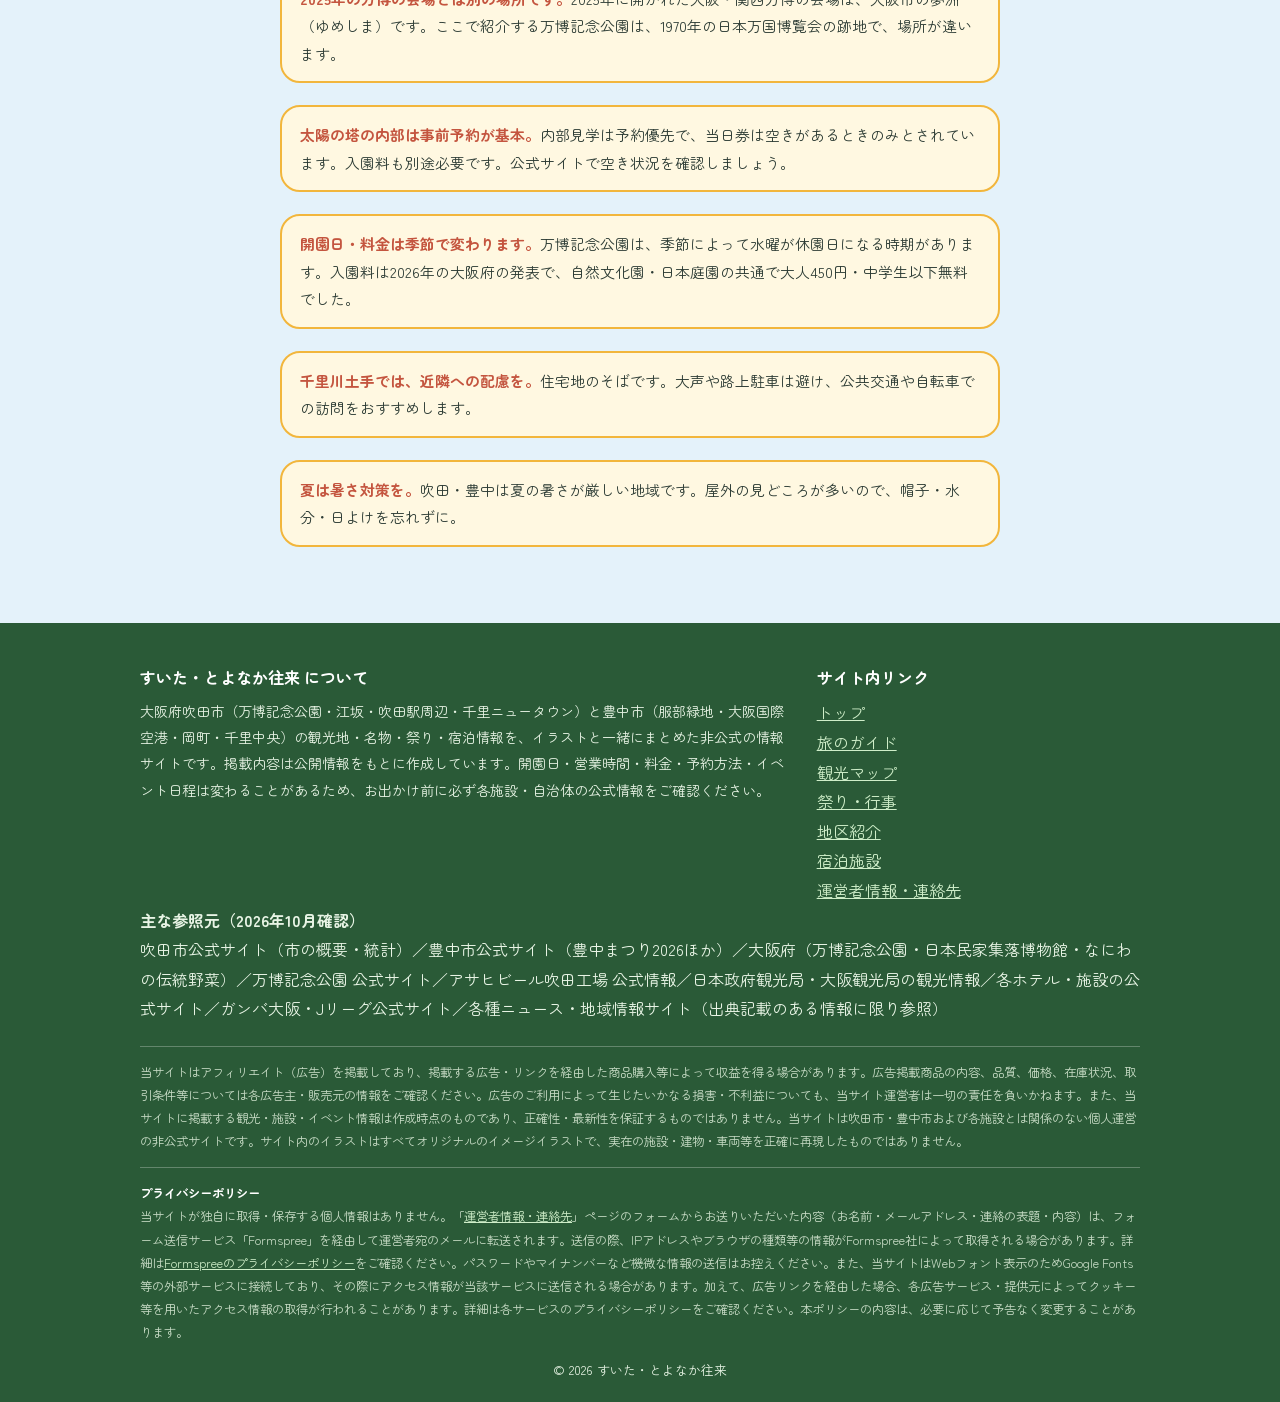
<file: guide.html>
<!DOCTYPE html>
<html lang="ja">
<head>
<meta charset="UTF-8">
<meta name="viewport" content="width=device-width, initial-scale=1.0">
<meta name="robots" content="index, follow">
<link rel="canonical" href="https://leben-k.github.io/suita-toyonaka/guide.html">
<title>旅のガイド（行き方・まわり方）｜すいた・とよなか往来</title>
<meta name="description" content="吹田市・豊中市の行き方とまわり方。大阪モノレール・北大阪急行・阪急線の使い分け、駅から行く見どころ、半日〜1日のモデルコース、旅のコツをまとめました。">
<meta property="og:type" content="article">
<meta property="og:site_name" content="すいた・とよなか往来">
<meta property="og:locale" content="ja_JP">
<meta property="og:title" content="旅のガイド（行き方・まわり方）｜すいた・とよなか往来">
<meta property="og:description" content="吹田市・豊中市の行き方とまわり方。大阪モノレール・北大阪急行・阪急線の使い分け、駅から行く見どころ、半日〜1日のモデルコース、旅のコツをまとめました。">
<meta property="og:url" content="https://leben-k.github.io/suita-toyonaka/guide.html">
<meta property="og:image" content="https://leben-k.github.io/suita-toyonaka/ogp.png">
<meta property="og:image:width" content="1200">
<meta property="og:image:height" content="630">
<meta property="og:image:alt" content="すいた・とよなか往来：吹田市・豊中市の観光情報サイト">
<meta name="twitter:card" content="summary_large_image">
<meta name="twitter:title" content="旅のガイド（行き方・まわり方）｜すいた・とよなか往来">
<meta name="twitter:description" content="吹田市・豊中市の行き方とまわり方。大阪モノレール・北大阪急行・阪急線の使い分け、駅から行く見どころ、半日〜1日のモデルコース、旅のコツをまとめました。">
<meta name="twitter:image" content="https://leben-k.github.io/suita-toyonaka/ogp.png">
<link rel="icon" type="image/svg+xml" href="favicon.svg">
<link rel="preconnect" href="https://fonts.googleapis.com">
<link rel="preconnect" href="https://fonts.gstatic.com" crossorigin>
<link href="https://fonts.googleapis.com/css2?family=Zen+Maru+Gothic:wght@400;500;700&display=swap" rel="stylesheet">
<link rel="stylesheet" href="style.css">
<script type="application/ld+json">{"@context": "https://schema.org", "@type": "BreadcrumbList", "itemListElement": [{"@type": "ListItem", "position": 1, "name": "トップ", "item": "https://leben-k.github.io/suita-toyonaka/"}, {"@type": "ListItem", "position": 2, "name": "旅のガイド", "item": "https://leben-k.github.io/suita-toyonaka/guide.html"}]}</script>
</head>
<body>
<header class="site-header">
<div class="wrap">
<a class="brand" href="index.html">
<svg class="brand-icon" viewBox="0 0 64 64" aria-hidden="true" xmlns="http://www.w3.org/2000/svg"><rect width="64" height="64" rx="14" fill="#e7f2e9"/><circle cx="24" cy="34" r="17" fill="#58a06a" opacity=".92"/><circle cx="40" cy="34" r="17" fill="#3e7ca6" opacity=".88"/><path d="M26 22 L44 12 L46 15 L34 24 L40 30 L37 33 L30 28 L24 31Z" fill="#fff"/><circle cx="50" cy="12" r="5" fill="#f2b63c"/></svg>
<span>すいた・とよなか往来<span class="brand-sub">大阪府 吹田市・豊中市 観光情報サイト（非公式）</span></span>
</a>
<nav class="main-nav" aria-label="サイト内メニュー"><a href="index.html">トップ</a><a href="guide.html" class="active" aria-current="page">旅のガイド</a><a href="map.html">観光マップ</a><a href="matsuri.html">祭り・行事</a><a href="areas.html">地区紹介</a><a href="shukuhaku.html">宿泊施設</a></nav>
</div>
</header>
<nav class="breadcrumb" aria-label="パンくずリスト"><div class="wrap"><ol><li><a href="index.html">トップ</a></li><li aria-current="page">旅のガイド</li></ol></div></nav>
<section class="page-hero"><div class="wrap"><div><h1>旅のガイド</h1><p>行き方・まわり方・モデルコース</p></div><svg viewBox="0 0 300 160" aria-hidden="true" xmlns="http://www.w3.org/2000/svg"><rect y="108" width="300" height="52" fill="#58a06a"/><path d="M-10 96 L310 80" stroke="#7a5ea8" stroke-width="8"/><g transform="translate(40 52) rotate(-3)"><rect width="100" height="26" rx="10" fill="#fff" stroke="#7a5ea8" stroke-width="3"/><rect x="10" y="7" width="14" height="10" fill="#8fbfdc"/><rect x="32" y="7" width="14" height="10" fill="#8fbfdc"/><rect x="54" y="7" width="14" height="10" fill="#8fbfdc"/><rect x="76" y="7" width="14" height="10" fill="#8fbfdc"/></g><circle cx="250" cy="34" r="20" fill="#f9d26a"/><g transform="translate(190 108)"><rect x="-3" y="0" width="6" height="22" fill="#8a5a3c"/><circle cx="0" cy="-6" r="18" fill="#3f7d4e"/></g></svg></div></section>
<section class="section">
<div class="wrap">
<div class="section-head"><span class="tag">Access</span><h2>鉄道で、ふたつの街をめぐる</h2><p>吹田・豊中は電車の路線が縦横に走っています。まずは「どの駅を拠点にするか」から考えましょう。</p></div>
<div class="tbl-wrap"><table class="tbl">
<tr><th>路線</th><th>使いどころ</th></tr>
<tr><th>大阪メトロ御堂筋線／北大阪急行</th><td>新大阪・梅田方面から江坂・緑地公園・千里中央へ直通。江坂は新大阪から約5分、梅田から約12分（江坂駅近くのホテル案内による）。</td></tr>
<tr><th>大阪モノレール（本線）</th><td>大阪空港〜蛍池〜千里中央〜万博記念公園をつなぐ。千里中央から大阪空港までは約12分、万博記念公園（エキスポシティ最寄り）までは約6分（千里阪急ホテル案内による）。</td></tr>
<tr><th>阪急宝塚線</th><td>梅田方面から服部天神・曽根・岡町・豊中・蛍池へ。原田神社や服部天神宮、豊島公園などの豊中市南部〜中部の見どころ。</td></tr>
<tr><th>阪急千里線／JR京都線</th><td>どちらにも吹田駅があり、アサヒビール吹田工場へは徒歩約10分。千里線は豊津（垂水神社）・南千里・北千里へ、JRは岸辺へ。</td></tr>
</table></div>
<p class="src-note">所要時間は目安です。乗換案内アプリや各社の公式情報で、当日の時刻をご確認ください。</p>
</div>
</section>

<section class="section alt">
<div class="wrap">
<div class="section-head"><span class="tag">By Station</span><h2>駅から行く、おもな見どころ</h2></div>
<div class="tbl-wrap"><table class="tbl">
<tr><th>最寄り駅</th><th>市</th><th>おもな見どころ</th></tr>
<tr><th>万博記念公園駅（大阪モノレール）</th><td><span class="chip su">吹田市</span></td><td>万博記念公園・太陽の塔（駅から徒歩約5分）、国立民族学博物館、エキスポシティ（ニフレル・大観覧車）。パナソニック スタジアム 吹田も近く。</td></tr>
<tr><th>大阪空港駅（大阪モノレール）</th><td><span class="chip to">豊中市</span></td><td>大阪国際空港の展望デッキ「ラ・ソーラ」。千里川土手へは、バス・自転車・徒歩など行き方を事前に確認して。</td></tr>
<tr><th>緑地公園駅（北大阪急行）</th><td><span class="chip bo">両市</span></td><td>服部緑地、日本民家集落博物館（西口から約1km）。</td></tr>
<tr><th>岡町駅・豊中駅（阪急宝塚線）</th><td><span class="chip to">豊中市</span></td><td>原田神社、岡町商店街、桜塚古墳群。</td></tr>
<tr><th>服部天神駅（阪急宝塚線）</th><td><span class="chip to">豊中市</span></td><td>服部天神宮（駅から歩いてすぐ）。</td></tr>
<tr><th>曽根駅（阪急宝塚線）</th><td><span class="chip to">豊中市</span></td><td>豊島公園（豊中まつりの会場）。</td></tr>
<tr><th>吹田駅（JR・阪急千里線）</th><td><span class="chip su">吹田市</span></td><td>アサヒビール吹田工場（徒歩約10分）、さんくす夢広場（夏まつり会場）。</td></tr>
<tr><th>豊津駅（阪急千里線）</th><td><span class="chip su">吹田市</span></td><td>垂水神社（徒歩約8分）。</td></tr>
<tr><th>江坂駅（御堂筋線）</th><td><span class="chip su">吹田市</span></td><td>ホテルやオフィスが集まる副都心。観光の拠点として泊まるのに便利。</td></tr>
</table></div>
</div>
</section>

<section class="section">
<div class="wrap">
<div class="section-head"><span class="tag">Model Course</span><h2>モデルコース</h2><p>どれも駅から歩ける・乗り継ぎやすい組み合わせです。開館時間や定休日は事前に確認しましょう。</p></div>
<div class="two-col">
<div>
<h3 class="sub-h"><span class="chip su">吹田</span>万博と太陽の塔コース（半日〜1日）</h3>
<ol class="steps">
<li><b>大阪モノレール「万博記念公園駅」</b>に到着。公園の中央口へ向かうと、すぐに太陽の塔が見えてきます。</li>
<li><b>太陽の塔</b>の内部を見学（予約優先）。「生命の樹」など、1970年当時の展示が復元されています。</li>
<li><b>自然文化園・日本庭園</b>を散策。季節の花のイベントも。</li>
<li><b>国立民族学博物館</b>か、<b>エキスポシティ</b>（ニフレル・大観覧車）で締めくくり。</li>
</ol>
</div>
<div>
<h3 class="sub-h"><span class="chip to">豊中</span>空と緑のコース（半日〜1日）</h3>
<ol class="steps">
<li><b>大阪空港駅</b>から、ターミナルビル屋上の展望デッキ「ラ・ソーラ」へ。離着陸を眺めます。</li>
<li>飛行機をもっと近くで見たい人は<b>千里川土手</b>へ。静かに、周りの住宅に配慮して。</li>
<li>北大阪急行の<b>緑地公園駅</b>へ移動し、<b>服部緑地</b>と<b>日本民家集落博物館</b>を散策。</li>
<li>夕方は阪急宝塚線で<b>服部天神宮</b>や<b>岡町</b>へ。商店街で夕食を。</li>
</ol>
</div>
</div>
<h3 class="sub-h"><span class="chip su">吹田</span>ビールと古社のまち歩きコース（半日）</h3>
<ol class="steps">
<li><b>吹田駅</b>で下車。駅前のさんくす夢広場周辺を歩いてみましょう。</li>
<li><b>アサヒビール吹田工場</b>へ（徒歩約10分）。見学・ミュージアムの予約状況は事前に確認を。</li>
<li>阪急千里線で<b>豊津駅</b>へ。<b>垂水神社</b>の森をゆっくり散策（徒歩約8分）。</li>
</ol>
</div>
</section>

<section class="section water">
<div class="wrap narrow">
<div class="section-head"><span class="tag">Tips</span><h2>旅のコツ・注意</h2></div>
<div class="callout"><b>2025年の万博の会場とは別の場所です。</b>2025年に開かれた大阪・関西万博の会場は、大阪市の夢洲（ゆめしま）です。ここで紹介する万博記念公園は、1970年の日本万国博覧会の跡地で、場所が違います。</div>
<div class="callout"><b>太陽の塔の内部は事前予約が基本。</b>内部見学は予約優先で、当日券は空きがあるときのみとされています。入園料も別途必要です。公式サイトで空き状況を確認しましょう。</div>
<div class="callout"><b>開園日・料金は季節で変わります。</b>万博記念公園は、季節によって水曜が休園日になる時期があります。入園料は2026年の大阪府の発表で、自然文化園・日本庭園の共通で大人450円・中学生以下無料でした。</div>
<div class="callout"><b>千里川土手では、近隣への配慮を。</b>住宅地のそばです。大声や路上駐車は避け、公共交通や自転車での訪問をおすすめします。</div>
<div class="callout"><b>夏は暑さ対策を。</b>吹田・豊中は夏の暑さが厳しい地域です。屋外の見どころが多いので、帽子・水分・日よけを忘れずに。</div>
</div>
</section>

<section class="section alt" aria-label="広告" hidden>
<div class="wrap">
<div class="section-head"><span class="tag">PR</span><h2>おすすめ・広告</h2></div>
<div class="ad-row">
<div class="ad-slot" data-ad-slot="ad2" hidden>
<span class="ad-label">広告</span>
<div class="ad-body"></div>
</div>
</div>
</div>
</section>

<footer class="site-footer">
<div class="wrap">
<div class="footer-grid">
<div>
<h4>すいた・とよなか往来 について</h4>
<p>大阪府吹田市（万博記念公園・江坂・吹田駅周辺・千里ニュータウン）と豊中市（服部緑地・大阪国際空港・岡町・千里中央）の観光地・名物・祭り・宿泊情報を、イラストと一緒にまとめた非公式の情報サイトです。掲載内容は公開情報をもとに作成しています。開園日・営業時間・料金・予約方法・イベント日程は変わることがあるため、お出かけ前に必ず各施設・自治体の公式情報をご確認ください。</p>
</div>
<div>
<h4>サイト内リンク</h4>
<ul>
<li><a href="index.html">トップ</a></li><li><a href="guide.html">旅のガイド</a></li><li><a href="map.html">観光マップ</a></li><li><a href="matsuri.html">祭り・行事</a></li><li><a href="areas.html">地区紹介</a></li><li><a href="shukuhaku.html">宿泊施設</a></li><li><a href="unei.html">運営者情報・連絡先</a></li>
</ul>
</div>
</div>
<div class="sources"><strong>主な参照元（2026年10月確認）</strong><br>吹田市公式サイト（市の概要・統計）／豊中市公式サイト（豊中まつり2026ほか）／大阪府（万博記念公園・日本民家集落博物館・なにわの伝統野菜）／万博記念公園 公式サイト／アサヒビール吹田工場 公式情報／日本政府観光局・大阪観光局の観光情報／各ホテル・施設の公式サイト／ガンバ大阪・Jリーグ公式サイト／各種ニュース・地域情報サイト（出典記載のある情報に限り参照）</div>
<div class="disclaimer">当サイトはアフィリエイト（広告）を掲載しており、掲載する広告・リンクを経由した商品購入等によって収益を得る場合があります。広告掲載商品の内容、品質、価格、在庫状況、取引条件等については各広告主・販売元の情報をご確認ください。広告のご利用によって生じたいかなる損害・不利益についても、当サイト運営者は一切の責任を負いかねます。また、当サイトに掲載する観光・施設・イベント情報は作成時点のものであり、正確性・最新性を保証するものではありません。当サイトは吹田市・豊中市および各施設とは関係のない個人運営の非公式サイトです。サイト内のイラストはすべてオリジナルのイメージイラストで、実在の施設・建物・車両等を正確に再現したものではありません。</div>
<div class="disclaimer" style="margin-top:14px;">
<strong style="color:#fff;">プライバシーポリシー</strong><br>
当サイトが独自に取得・保存する個人情報はありません。「<a href="unei.html">運営者情報・連絡先</a>」ページのフォームからお送りいただいた内容（お名前・メールアドレス・連絡の表題・内容）は、フォーム送信サービス「Formspree」を経由して運営者宛のメールに転送されます。送信の際、IPアドレスやブラウザの種類等の情報がFormspree社によって取得される場合があります。詳細は<a href="https://formspree.io/legal/privacy-policy/" target="_blank" rel="noopener noreferrer">Formspreeのプライバシーポリシー</a>をご確認ください。パスワードやマイナンバーなど機微な情報の送信はお控えください。また、当サイトはWebフォント表示のためGoogle Fonts等の外部サービスに接続しており、その際にアクセス情報が当該サービスに送信される場合があります。加えて、広告リンクを経由した場合、各広告サービス・提供元によってクッキー等を用いたアクセス情報の取得が行われることがあります。詳細は各サービスのプライバシーポリシーをご確認ください。本ポリシーの内容は、必要に応じて予告なく変更することがあります。</div>
<div class="copyright"><span id="copyright-text">© 2026 すいた・とよなか往来</span></div>
</div>
</footer>
<script>
(function(){var s=2026,c=new Date().getFullYear(),e=document.getElementById('copyright-text');if(e){e.textContent='\u00A9 '+(c>s?s+'-'+c:s)+' すいた・とよなか往来';}})();
</script>
<script src="ads.js" defer></script>
</body>
</html>
</file>
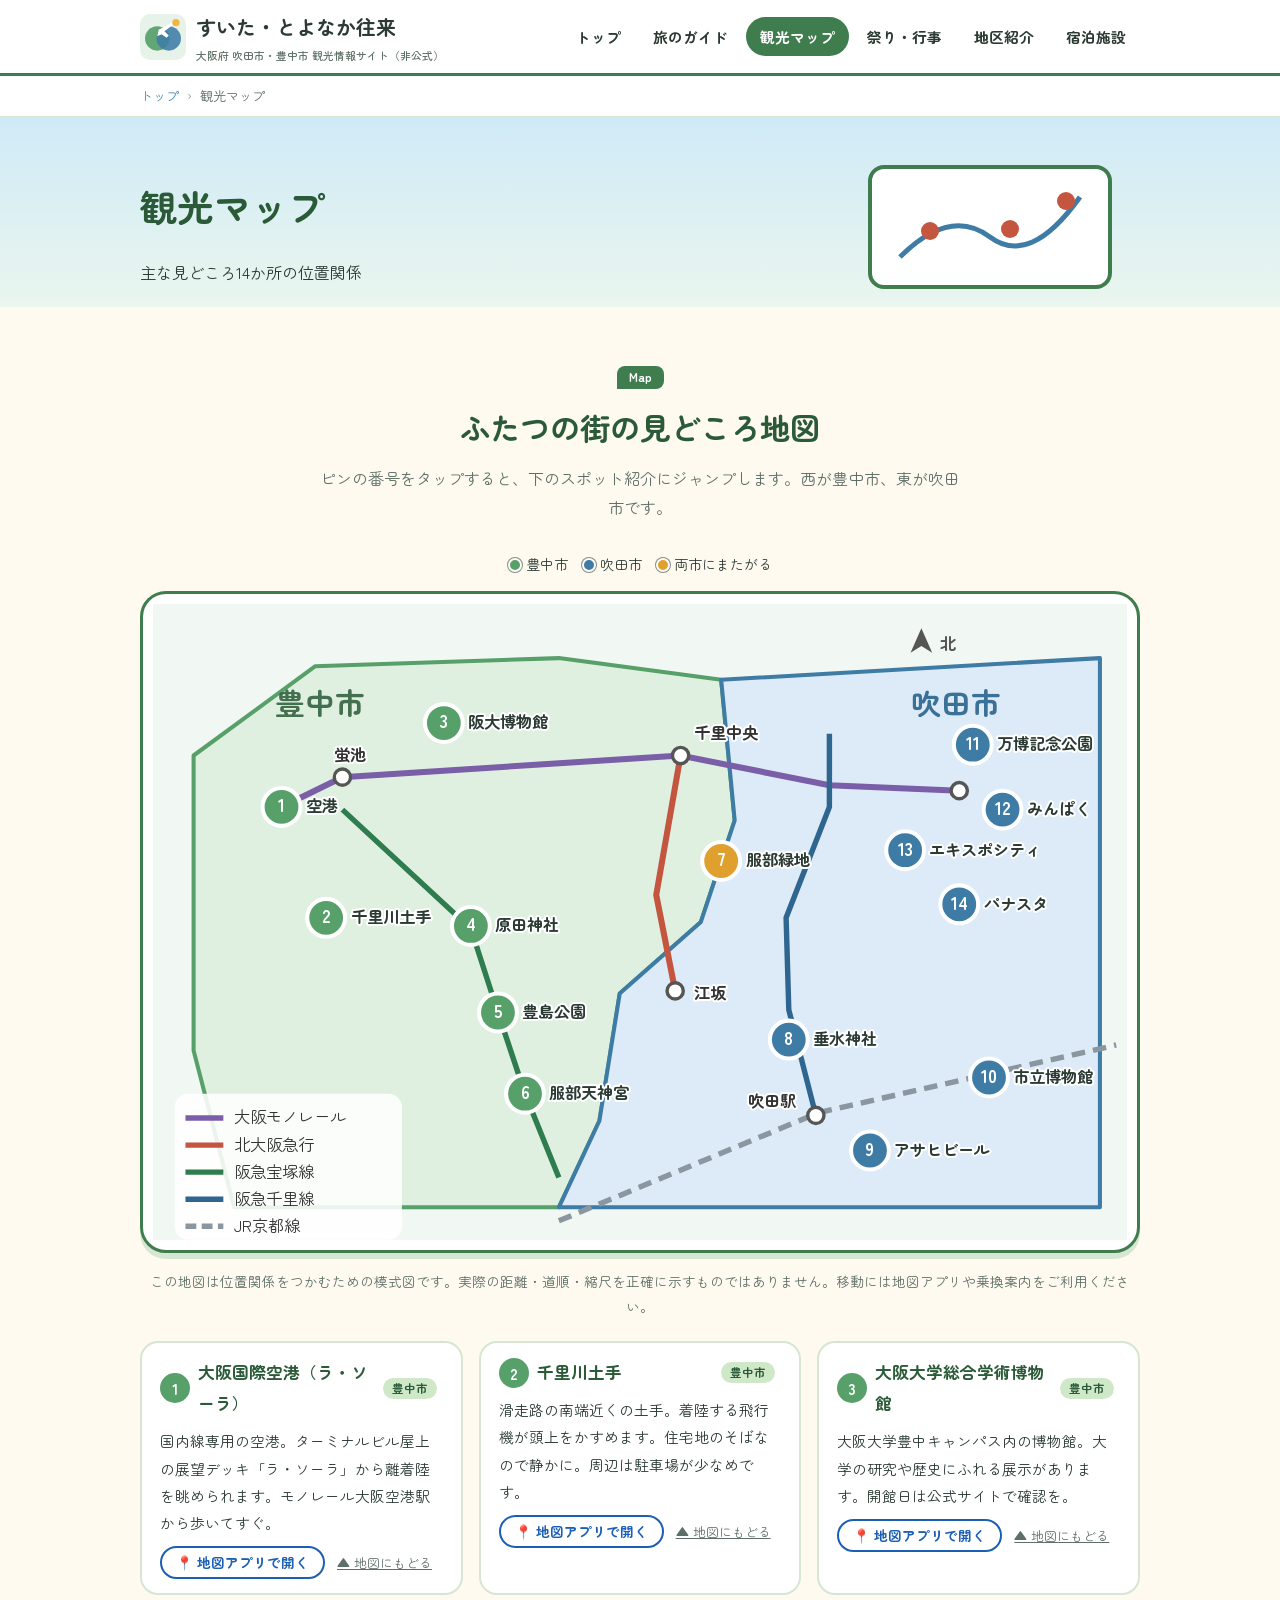
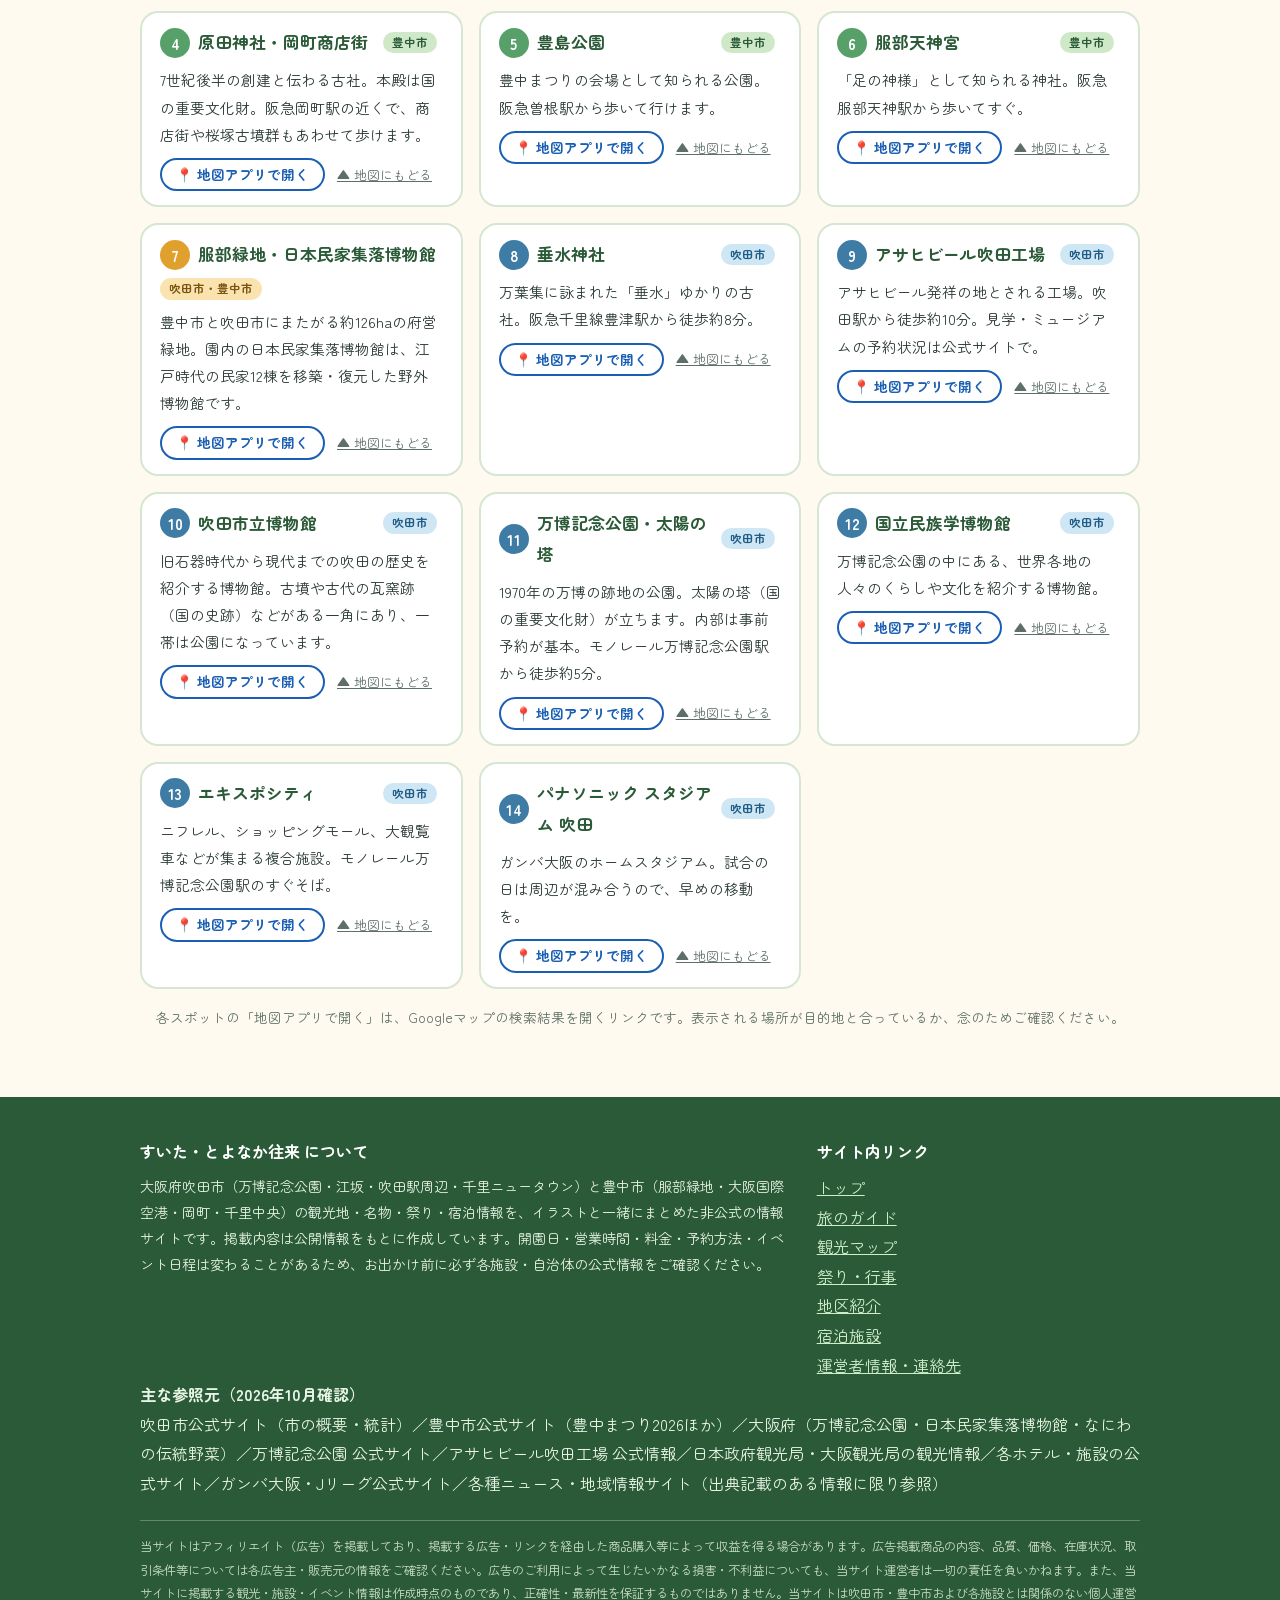
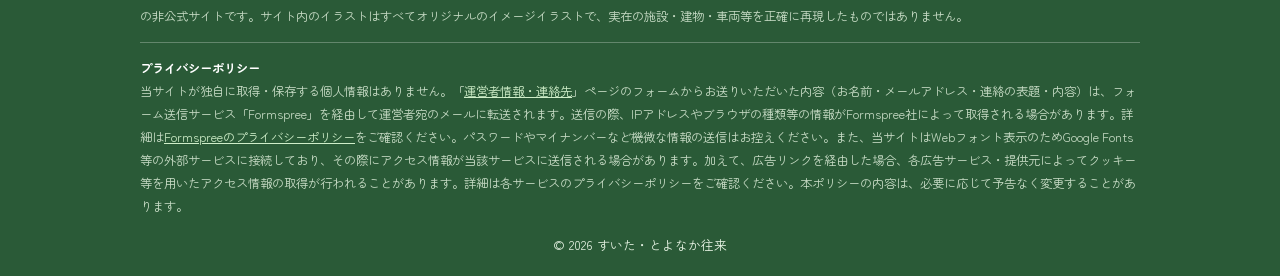
<file: map.html>
<!DOCTYPE html>
<html lang="ja">
<head>
<meta charset="UTF-8">
<meta name="viewport" content="width=device-width, initial-scale=1.0">
<meta name="robots" content="index, follow">
<link rel="canonical" href="https://leben-k.github.io/suita-toyonaka/map.html">
<title>観光マップ（位置関係の模式図）｜すいた・とよなか往来</title>
<meta name="description" content="吹田市・豊中市の主な見どころ14か所を、位置関係の模式図で紹介。万博記念公園、服部緑地、大阪国際空港、アサヒビール吹田工場などをピンで確認し、地図アプリで開けます。">
<meta property="og:type" content="article">
<meta property="og:site_name" content="すいた・とよなか往来">
<meta property="og:locale" content="ja_JP">
<meta property="og:title" content="観光マップ（位置関係の模式図）｜すいた・とよなか往来">
<meta property="og:description" content="吹田市・豊中市の主な見どころ14か所を、位置関係の模式図で紹介。万博記念公園、服部緑地、大阪国際空港、アサヒビール吹田工場などをピンで確認し、地図アプリで開けます。">
<meta property="og:url" content="https://leben-k.github.io/suita-toyonaka/map.html">
<meta property="og:image" content="https://leben-k.github.io/suita-toyonaka/ogp.png">
<meta property="og:image:width" content="1200">
<meta property="og:image:height" content="630">
<meta property="og:image:alt" content="すいた・とよなか往来：吹田市・豊中市の観光情報サイト">
<meta name="twitter:card" content="summary_large_image">
<meta name="twitter:title" content="観光マップ（位置関係の模式図）｜すいた・とよなか往来">
<meta name="twitter:description" content="吹田市・豊中市の主な見どころ14か所を、位置関係の模式図で紹介。万博記念公園、服部緑地、大阪国際空港、アサヒビール吹田工場などをピンで確認し、地図アプリで開けます。">
<meta name="twitter:image" content="https://leben-k.github.io/suita-toyonaka/ogp.png">
<link rel="icon" type="image/svg+xml" href="favicon.svg">
<link rel="preconnect" href="https://fonts.googleapis.com">
<link rel="preconnect" href="https://fonts.gstatic.com" crossorigin>
<link href="https://fonts.googleapis.com/css2?family=Zen+Maru+Gothic:wght@400;500;700&display=swap" rel="stylesheet">
<link rel="stylesheet" href="style.css">
<script type="application/ld+json">{"@context": "https://schema.org", "@type": "BreadcrumbList", "itemListElement": [{"@type": "ListItem", "position": 1, "name": "トップ", "item": "https://leben-k.github.io/suita-toyonaka/"}, {"@type": "ListItem", "position": 2, "name": "観光マップ", "item": "https://leben-k.github.io/suita-toyonaka/map.html"}]}</script>
</head>
<body>
<header class="site-header">
<div class="wrap">
<a class="brand" href="index.html">
<svg class="brand-icon" viewBox="0 0 64 64" aria-hidden="true" xmlns="http://www.w3.org/2000/svg"><rect width="64" height="64" rx="14" fill="#e7f2e9"/><circle cx="24" cy="34" r="17" fill="#58a06a" opacity=".92"/><circle cx="40" cy="34" r="17" fill="#3e7ca6" opacity=".88"/><path d="M26 22 L44 12 L46 15 L34 24 L40 30 L37 33 L30 28 L24 31Z" fill="#fff"/><circle cx="50" cy="12" r="5" fill="#f2b63c"/></svg>
<span>すいた・とよなか往来<span class="brand-sub">大阪府 吹田市・豊中市 観光情報サイト（非公式）</span></span>
</a>
<nav class="main-nav" aria-label="サイト内メニュー"><a href="index.html">トップ</a><a href="guide.html">旅のガイド</a><a href="map.html" class="active" aria-current="page">観光マップ</a><a href="matsuri.html">祭り・行事</a><a href="areas.html">地区紹介</a><a href="shukuhaku.html">宿泊施設</a></nav>
</div>
</header>
<nav class="breadcrumb" aria-label="パンくずリスト"><div class="wrap"><ol><li><a href="index.html">トップ</a></li><li aria-current="page">観光マップ</li></ol></div></nav>
<section class="page-hero"><div class="wrap"><div><h1>観光マップ</h1><p>主な見どころ14か所の位置関係</p></div><svg viewBox="0 0 300 160" aria-hidden="true" xmlns="http://www.w3.org/2000/svg"><rect x="30" y="20" width="240" height="120" rx="14" fill="#fff" stroke="#3f7d4e" stroke-width="4"/><path d="M60 110 Q110 60 150 90 T240 50" stroke="#3e7ca6" stroke-width="5" fill="none"/><g fill="#c4553f"><circle cx="90" cy="84" r="9"/><circle cx="170" cy="82" r="9"/><circle cx="226" cy="54" r="9"/></g></svg></div></section>
<section class="section">
<div class="wrap">
<div class="section-head"><span class="tag">Map</span><h2>ふたつの街の見どころ地図</h2><p>ピンの番号をタップすると、下のスポット紹介にジャンプします。西が豊中市、東が吹田市です。</p></div>
<div class="legend"><span><i class="to"></i>豊中市</span><span><i class="su"></i>吹田市</span><span><i class="bo"></i>両市にまたがる</span></div>
<div class="mapbox" id="mapbox"><svg class="map-svg" viewBox="0 0 720 470" role="img" aria-labelledby="mt md" xmlns="http://www.w3.org/2000/svg"><title id="mt">吹田市・豊中市の位置関係の模式図</title><desc id="md">西に豊中市、東に吹田市。主な見どころの番号つきピンと、鉄道の路線をえがいた模式図です。</desc><rect width="720" height="470" fill="#f1f7f2"/><path d="M30 112 L120 46 L300 40 L420 56 L430 160 L405 235 L345 288 L330 382 L300 446 L60 446 L30 330Z" fill="#dff0e0" stroke="#58a06a" stroke-width="3" stroke-linejoin="round"/><path d="M420 56 L700 40 L700 446 L300 446 L330 382 L345 288 L405 235 L430 160Z" fill="#dcebf7" stroke="#3e7ca6" stroke-width="3" stroke-linejoin="round"/><text x="90" y="82" font-size="22" font-weight="700" fill="#2a5a37" opacity=".85">豊中市</text><text x="560" y="82" font-size="22" font-weight="700" fill="#1f5c86" opacity=".85">吹田市</text><path d="M300 456 L492 376 L712 326" stroke="#8a97a0" stroke-width="4" fill="none" stroke-dasharray="10 6"/><path d="M140 152 L235 240 L255 302 L275 362 L300 424" stroke="#2f7d4e" stroke-width="4" fill="none"/><path d="M95 150 L140 128 L390 112 L500 134 L596 138" stroke="#7a5ea8" stroke-width="4.5" fill="none"/><path d="M390 112 L372 215 L386 286" stroke="#c4553f" stroke-width="4.5" fill="none"/><path d="M490 378 L470 300 L468 232 L500 150 L500 96" stroke="#2f6690" stroke-width="4" fill="none"/><circle cx="140" cy="128" r="6" fill="#fff" stroke="#555" stroke-width="2.5"/><text x="134" y="116" font-size="12" font-weight="700" fill="#333" stroke="#fff" stroke-width="3" paint-order="stroke">蛍池</text><circle cx="390" cy="112" r="6" fill="#fff" stroke="#555" stroke-width="2.5"/><text x="400" y="100" font-size="12" font-weight="700" fill="#333" stroke="#fff" stroke-width="3" paint-order="stroke">千里中央</text><circle cx="386" cy="286" r="6" fill="#fff" stroke="#555" stroke-width="2.5"/><text x="400" y="292" font-size="12" font-weight="700" fill="#333" stroke="#fff" stroke-width="3" paint-order="stroke">江坂</text><circle cx="490" cy="378" r="6" fill="#fff" stroke="#555" stroke-width="2.5"/><text x="440" y="372" font-size="12" font-weight="700" fill="#333" stroke="#fff" stroke-width="3" paint-order="stroke">吹田駅</text><circle cx="596" cy="138" r="6" fill="#fff" stroke="#555" stroke-width="2.5"/><a class="pin" href="#s1" aria-label="1 大阪国際空港（ラ・ソーラ）"><circle class="pin-c" cx="95" cy="150" r="14" fill="#58a06a" stroke="#fff" stroke-width="3"/><text x="95" y="154" font-size="13" font-weight="700" fill="#fff" text-anchor="middle">1</text><text x="113" y="154" font-size="12" font-weight="700" fill="#2b3a33" stroke="#fff" stroke-width="3" paint-order="stroke">空港</text></a><a class="pin" href="#s2" aria-label="2 千里川土手"><circle class="pin-c" cx="128" cy="232" r="14" fill="#58a06a" stroke="#fff" stroke-width="3"/><text x="128" y="236" font-size="13" font-weight="700" fill="#fff" text-anchor="middle">2</text><text x="146" y="236" font-size="12" font-weight="700" fill="#2b3a33" stroke="#fff" stroke-width="3" paint-order="stroke">千里川土手</text></a><a class="pin" href="#s3" aria-label="3 大阪大学総合学術博物館"><circle class="pin-c" cx="215" cy="88" r="14" fill="#58a06a" stroke="#fff" stroke-width="3"/><text x="215" y="92" font-size="13" font-weight="700" fill="#fff" text-anchor="middle">3</text><text x="233" y="92" font-size="12" font-weight="700" fill="#2b3a33" stroke="#fff" stroke-width="3" paint-order="stroke">阪大博物館</text></a><a class="pin" href="#s4" aria-label="4 原田神社・岡町商店街"><circle class="pin-c" cx="235" cy="238" r="14" fill="#58a06a" stroke="#fff" stroke-width="3"/><text x="235" y="242" font-size="13" font-weight="700" fill="#fff" text-anchor="middle">4</text><text x="253" y="242" font-size="12" font-weight="700" fill="#2b3a33" stroke="#fff" stroke-width="3" paint-order="stroke">原田神社</text></a><a class="pin" href="#s5" aria-label="5 豊島公園"><circle class="pin-c" cx="255" cy="302" r="14" fill="#58a06a" stroke="#fff" stroke-width="3"/><text x="255" y="306" font-size="13" font-weight="700" fill="#fff" text-anchor="middle">5</text><text x="273" y="306" font-size="12" font-weight="700" fill="#2b3a33" stroke="#fff" stroke-width="3" paint-order="stroke">豊島公園</text></a><a class="pin" href="#s6" aria-label="6 服部天神宮"><circle class="pin-c" cx="275" cy="362" r="14" fill="#58a06a" stroke="#fff" stroke-width="3"/><text x="275" y="366" font-size="13" font-weight="700" fill="#fff" text-anchor="middle">6</text><text x="293" y="366" font-size="12" font-weight="700" fill="#2b3a33" stroke="#fff" stroke-width="3" paint-order="stroke">服部天神宮</text></a><a class="pin" href="#s7" aria-label="7 服部緑地・日本民家集落博物館"><circle class="pin-c" cx="420" cy="190" r="14" fill="#e0a02e" stroke="#fff" stroke-width="3"/><text x="420" y="194" font-size="13" font-weight="700" fill="#fff" text-anchor="middle">7</text><text x="438" y="194" font-size="12" font-weight="700" fill="#2b3a33" stroke="#fff" stroke-width="3" paint-order="stroke">服部緑地</text></a><a class="pin" href="#s8" aria-label="8 垂水神社"><circle class="pin-c" cx="470" cy="322" r="14" fill="#3e7ca6" stroke="#fff" stroke-width="3"/><text x="470" y="326" font-size="13" font-weight="700" fill="#fff" text-anchor="middle">8</text><text x="488" y="326" font-size="12" font-weight="700" fill="#2b3a33" stroke="#fff" stroke-width="3" paint-order="stroke">垂水神社</text></a><a class="pin" href="#s9" aria-label="9 アサヒビール吹田工場"><circle class="pin-c" cx="530" cy="404" r="14" fill="#3e7ca6" stroke="#fff" stroke-width="3"/><text x="530" y="408" font-size="13" font-weight="700" fill="#fff" text-anchor="middle">9</text><text x="548" y="408" font-size="12" font-weight="700" fill="#2b3a33" stroke="#fff" stroke-width="3" paint-order="stroke">アサヒビール</text></a><a class="pin" href="#s10" aria-label="10 吹田市立博物館"><circle class="pin-c" cx="618" cy="350" r="14" fill="#3e7ca6" stroke="#fff" stroke-width="3"/><text x="618" y="354" font-size="13" font-weight="700" fill="#fff" text-anchor="middle">10</text><text x="636" y="354" font-size="12" font-weight="700" fill="#2b3a33" stroke="#fff" stroke-width="3" paint-order="stroke">市立博物館</text></a><a class="pin" href="#s11" aria-label="11 万博記念公園・太陽の塔"><circle class="pin-c" cx="606" cy="104" r="14" fill="#3e7ca6" stroke="#fff" stroke-width="3"/><text x="606" y="108" font-size="13" font-weight="700" fill="#fff" text-anchor="middle">11</text><text x="624" y="108" font-size="12" font-weight="700" fill="#2b3a33" stroke="#fff" stroke-width="3" paint-order="stroke">万博記念公園</text></a><a class="pin" href="#s12" aria-label="12 国立民族学博物館"><circle class="pin-c" cx="628" cy="152" r="14" fill="#3e7ca6" stroke="#fff" stroke-width="3"/><text x="628" y="156" font-size="13" font-weight="700" fill="#fff" text-anchor="middle">12</text><text x="646" y="156" font-size="12" font-weight="700" fill="#2b3a33" stroke="#fff" stroke-width="3" paint-order="stroke">みんぱく</text></a><a class="pin" href="#s13" aria-label="13 エキスポシティ"><circle class="pin-c" cx="556" cy="182" r="14" fill="#3e7ca6" stroke="#fff" stroke-width="3"/><text x="556" y="186" font-size="13" font-weight="700" fill="#fff" text-anchor="middle">13</text><text x="574" y="186" font-size="12" font-weight="700" fill="#2b3a33" stroke="#fff" stroke-width="3" paint-order="stroke">エキスポシティ</text></a><a class="pin" href="#s14" aria-label="14 パナソニック スタジアム 吹田"><circle class="pin-c" cx="596" cy="222" r="14" fill="#3e7ca6" stroke="#fff" stroke-width="3"/><text x="596" y="226" font-size="13" font-weight="700" fill="#fff" text-anchor="middle">14</text><text x="614" y="226" font-size="12" font-weight="700" fill="#2b3a33" stroke="#fff" stroke-width="3" paint-order="stroke">パナスタ</text></a><g transform="translate(24 380)"><rect x="-8" y="-18" width="168" height="108" rx="10" fill="#fff" opacity=".88"/><path d="M0 0 h28" stroke="#7a5ea8" stroke-width="4"/><text x="36" y="4" font-size="12" fill="#333">大阪モノレール</text><path d="M0 20 h28" stroke="#c4553f" stroke-width="4"/><text x="36" y="24" font-size="12" fill="#333">北大阪急行</text><path d="M0 40 h28" stroke="#2f7d4e" stroke-width="4"/><text x="36" y="44" font-size="12" fill="#333">阪急宝塚線</text><path d="M0 60 h28" stroke="#2f6690" stroke-width="4"/><text x="36" y="64" font-size="12" fill="#333">阪急千里線</text><path d="M0 80 h28" stroke="#8a97a0" stroke-width="4" stroke-dasharray="8 4"/><text x="36" y="84" font-size="12" fill="#333">JR京都線</text></g><g transform="translate(560 18)"><path d="M0 18 L8 0 L16 18 L8 13Z" fill="#555"/><text x="22" y="16" font-size="12" font-weight="700" fill="#555">北</text></g></svg></div>
<p class="note">この地図は位置関係をつかむための模式図です。実際の距離・道順・縮尺を正確に示すものではありません。移動には地図アプリや乗換案内をご利用ください。</p>
<ul class="spot-list">
<li class="spot" id="s1">
<div class="spot-head"><b style="background:#58a06a">1</b><h3>大阪国際空港（ラ・ソーラ）</h3><span class="chip to">豊中市</span></div>
<p>国内線専用の空港。ターミナルビル屋上の展望デッキ「ラ・ソーラ」から離着陸を眺められます。モノレール大阪空港駅から歩いてすぐ。</p>
<p class="gm-line"><a class="gmap" href="https://www.google.com/maps/search/?api=1&query=%E5%A4%A7%E9%98%AA%E5%9B%BD%E9%9A%9B%E7%A9%BA%E6%B8%AF%20%E5%A4%A7%E9%98%AA%E5%BA%9C%E8%B1%8A%E4%B8%AD%E5%B8%82" target="_blank" rel="noopener">📍 地図アプリで開く</a><a class="to-map" href="#mapbox">▲ 地図にもどる</a></p>
</li>
<li class="spot" id="s2">
<div class="spot-head"><b style="background:#58a06a">2</b><h3>千里川土手</h3><span class="chip to">豊中市</span></div>
<p>滑走路の南端近くの土手。着陸する飛行機が頭上をかすめます。住宅地のそばなので静かに。周辺は駐車場が少なめです。</p>
<p class="gm-line"><a class="gmap" href="https://www.google.com/maps/search/?api=1&query=%E5%8D%83%E9%87%8C%E5%B7%9D%E5%9C%9F%E6%89%8B%20%E5%A4%A7%E9%98%AA%E5%BA%9C%E8%B1%8A%E4%B8%AD%E5%B8%82" target="_blank" rel="noopener">📍 地図アプリで開く</a><a class="to-map" href="#mapbox">▲ 地図にもどる</a></p>
</li>
<li class="spot" id="s3">
<div class="spot-head"><b style="background:#58a06a">3</b><h3>大阪大学総合学術博物館</h3><span class="chip to">豊中市</span></div>
<p>大阪大学豊中キャンパス内の博物館。大学の研究や歴史にふれる展示があります。開館日は公式サイトで確認を。</p>
<p class="gm-line"><a class="gmap" href="https://www.google.com/maps/search/?api=1&query=%E5%A4%A7%E9%98%AA%E5%A4%A7%E5%AD%A6%E7%B7%8F%E5%90%88%E5%AD%A6%E8%A1%93%E5%8D%9A%E7%89%A9%E9%A4%A8%20%E5%A4%A7%E9%98%AA%E5%BA%9C%E8%B1%8A%E4%B8%AD%E5%B8%82" target="_blank" rel="noopener">📍 地図アプリで開く</a><a class="to-map" href="#mapbox">▲ 地図にもどる</a></p>
</li>
<li class="spot" id="s4">
<div class="spot-head"><b style="background:#58a06a">4</b><h3>原田神社・岡町商店街</h3><span class="chip to">豊中市</span></div>
<p>7世紀後半の創建と伝わる古社。本殿は国の重要文化財。阪急岡町駅の近くで、商店街や桜塚古墳群もあわせて歩けます。</p>
<p class="gm-line"><a class="gmap" href="https://www.google.com/maps/search/?api=1&query=%E5%8E%9F%E7%94%B0%E7%A5%9E%E7%A4%BE%20%E5%A4%A7%E9%98%AA%E5%BA%9C%E8%B1%8A%E4%B8%AD%E5%B8%82" target="_blank" rel="noopener">📍 地図アプリで開く</a><a class="to-map" href="#mapbox">▲ 地図にもどる</a></p>
</li>
<li class="spot" id="s5">
<div class="spot-head"><b style="background:#58a06a">5</b><h3>豊島公園</h3><span class="chip to">豊中市</span></div>
<p>豊中まつりの会場として知られる公園。阪急曽根駅から歩いて行けます。</p>
<p class="gm-line"><a class="gmap" href="https://www.google.com/maps/search/?api=1&query=%E8%B1%8A%E5%B3%B6%E5%85%AC%E5%9C%92%20%E5%A4%A7%E9%98%AA%E5%BA%9C%E8%B1%8A%E4%B8%AD%E5%B8%82" target="_blank" rel="noopener">📍 地図アプリで開く</a><a class="to-map" href="#mapbox">▲ 地図にもどる</a></p>
</li>
<li class="spot" id="s6">
<div class="spot-head"><b style="background:#58a06a">6</b><h3>服部天神宮</h3><span class="chip to">豊中市</span></div>
<p>「足の神様」として知られる神社。阪急服部天神駅から歩いてすぐ。</p>
<p class="gm-line"><a class="gmap" href="https://www.google.com/maps/search/?api=1&query=%E6%9C%8D%E9%83%A8%E5%A4%A9%E7%A5%9E%E5%AE%AE%20%E5%A4%A7%E9%98%AA%E5%BA%9C%E8%B1%8A%E4%B8%AD%E5%B8%82" target="_blank" rel="noopener">📍 地図アプリで開く</a><a class="to-map" href="#mapbox">▲ 地図にもどる</a></p>
</li>
<li class="spot" id="s7">
<div class="spot-head"><b style="background:#e0a02e">7</b><h3>服部緑地・日本民家集落博物館</h3><span class="chip bo">吹田市・豊中市</span></div>
<p>豊中市と吹田市にまたがる約126haの府営緑地。園内の日本民家集落博物館は、江戸時代の民家12棟を移築・復元した野外博物館です。</p>
<p class="gm-line"><a class="gmap" href="https://www.google.com/maps/search/?api=1&query=%E6%9C%8D%E9%83%A8%E7%B7%91%E5%9C%B0%20%E5%A4%A7%E9%98%AA%E5%BA%9C%E8%B1%8A%E4%B8%AD%E5%B8%82" target="_blank" rel="noopener">📍 地図アプリで開く</a><a class="to-map" href="#mapbox">▲ 地図にもどる</a></p>
</li>
<li class="spot" id="s8">
<div class="spot-head"><b style="background:#3e7ca6">8</b><h3>垂水神社</h3><span class="chip su">吹田市</span></div>
<p>万葉集に詠まれた「垂水」ゆかりの古社。阪急千里線豊津駅から徒歩約8分。</p>
<p class="gm-line"><a class="gmap" href="https://www.google.com/maps/search/?api=1&query=%E5%9E%82%E6%B0%B4%E7%A5%9E%E7%A4%BE%20%E5%A4%A7%E9%98%AA%E5%BA%9C%E5%90%B9%E7%94%B0%E5%B8%82" target="_blank" rel="noopener">📍 地図アプリで開く</a><a class="to-map" href="#mapbox">▲ 地図にもどる</a></p>
</li>
<li class="spot" id="s9">
<div class="spot-head"><b style="background:#3e7ca6">9</b><h3>アサヒビール吹田工場</h3><span class="chip su">吹田市</span></div>
<p>アサヒビール発祥の地とされる工場。吹田駅から徒歩約10分。見学・ミュージアムの予約状況は公式サイトで。</p>
<p class="gm-line"><a class="gmap" href="https://www.google.com/maps/search/?api=1&query=%E3%82%A2%E3%82%B5%E3%83%92%E3%83%93%E3%83%BC%E3%83%AB%E5%90%B9%E7%94%B0%E5%B7%A5%E5%A0%B4%20%E5%A4%A7%E9%98%AA%E5%BA%9C%E5%90%B9%E7%94%B0%E5%B8%82" target="_blank" rel="noopener">📍 地図アプリで開く</a><a class="to-map" href="#mapbox">▲ 地図にもどる</a></p>
</li>
<li class="spot" id="s10">
<div class="spot-head"><b style="background:#3e7ca6">10</b><h3>吹田市立博物館</h3><span class="chip su">吹田市</span></div>
<p>旧石器時代から現代までの吹田の歴史を紹介する博物館。古墳や古代の瓦窯跡（国の史跡）などがある一角にあり、一帯は公園になっています。</p>
<p class="gm-line"><a class="gmap" href="https://www.google.com/maps/search/?api=1&query=%E5%90%B9%E7%94%B0%E5%B8%82%E7%AB%8B%E5%8D%9A%E7%89%A9%E9%A4%A8%20%E5%A4%A7%E9%98%AA%E5%BA%9C%E5%90%B9%E7%94%B0%E5%B8%82" target="_blank" rel="noopener">📍 地図アプリで開く</a><a class="to-map" href="#mapbox">▲ 地図にもどる</a></p>
</li>
<li class="spot" id="s11">
<div class="spot-head"><b style="background:#3e7ca6">11</b><h3>万博記念公園・太陽の塔</h3><span class="chip su">吹田市</span></div>
<p>1970年の万博の跡地の公園。太陽の塔（国の重要文化財）が立ちます。内部は事前予約が基本。モノレール万博記念公園駅から徒歩約5分。</p>
<p class="gm-line"><a class="gmap" href="https://www.google.com/maps/search/?api=1&query=%E4%B8%87%E5%8D%9A%E8%A8%98%E5%BF%B5%E5%85%AC%E5%9C%92%20%E5%A4%A7%E9%98%AA%E5%BA%9C%E5%90%B9%E7%94%B0%E5%B8%82" target="_blank" rel="noopener">📍 地図アプリで開く</a><a class="to-map" href="#mapbox">▲ 地図にもどる</a></p>
</li>
<li class="spot" id="s12">
<div class="spot-head"><b style="background:#3e7ca6">12</b><h3>国立民族学博物館</h3><span class="chip su">吹田市</span></div>
<p>万博記念公園の中にある、世界各地の人々のくらしや文化を紹介する博物館。</p>
<p class="gm-line"><a class="gmap" href="https://www.google.com/maps/search/?api=1&query=%E5%9B%BD%E7%AB%8B%E6%B0%91%E6%97%8F%E5%AD%A6%E5%8D%9A%E7%89%A9%E9%A4%A8%20%E5%A4%A7%E9%98%AA%E5%BA%9C%E5%90%B9%E7%94%B0%E5%B8%82" target="_blank" rel="noopener">📍 地図アプリで開く</a><a class="to-map" href="#mapbox">▲ 地図にもどる</a></p>
</li>
<li class="spot" id="s13">
<div class="spot-head"><b style="background:#3e7ca6">13</b><h3>エキスポシティ</h3><span class="chip su">吹田市</span></div>
<p>ニフレル、ショッピングモール、大観覧車などが集まる複合施設。モノレール万博記念公園駅のすぐそば。</p>
<p class="gm-line"><a class="gmap" href="https://www.google.com/maps/search/?api=1&query=%E3%82%A8%E3%82%AD%E3%82%B9%E3%83%9D%E3%82%B7%E3%83%86%E3%82%A3%20%E5%A4%A7%E9%98%AA%E5%BA%9C%E5%90%B9%E7%94%B0%E5%B8%82" target="_blank" rel="noopener">📍 地図アプリで開く</a><a class="to-map" href="#mapbox">▲ 地図にもどる</a></p>
</li>
<li class="spot" id="s14">
<div class="spot-head"><b style="background:#3e7ca6">14</b><h3>パナソニック スタジアム 吹田</h3><span class="chip su">吹田市</span></div>
<p>ガンバ大阪のホームスタジアム。試合の日は周辺が混み合うので、早めの移動を。</p>
<p class="gm-line"><a class="gmap" href="https://www.google.com/maps/search/?api=1&query=%E3%83%91%E3%83%8A%E3%82%BD%E3%83%8B%E3%83%83%E3%82%AF%20%E3%82%B9%E3%82%BF%E3%82%B8%E3%82%A2%E3%83%A0%20%E5%90%B9%E7%94%B0%20%E5%A4%A7%E9%98%AA%E5%BA%9C%E5%90%B9%E7%94%B0%E5%B8%82" target="_blank" rel="noopener">📍 地図アプリで開く</a><a class="to-map" href="#mapbox">▲ 地図にもどる</a></p>
</li>
</ul>
<p class="note">各スポットの「地図アプリで開く」は、Googleマップの検索結果を開くリンクです。表示される場所が目的地と合っているか、念のためご確認ください。</p>
</div>
</section>
<section class="section alt" aria-label="広告" hidden>
<div class="wrap">
<div class="section-head"><span class="tag">PR</span><h2>おすすめ・広告</h2></div>
<div class="ad-row">
<div class="ad-slot" data-ad-slot="ad3" hidden>
<span class="ad-label">広告</span>
<div class="ad-body"></div>
</div>
</div>
</div>
</section>

<footer class="site-footer">
<div class="wrap">
<div class="footer-grid">
<div>
<h4>すいた・とよなか往来 について</h4>
<p>大阪府吹田市（万博記念公園・江坂・吹田駅周辺・千里ニュータウン）と豊中市（服部緑地・大阪国際空港・岡町・千里中央）の観光地・名物・祭り・宿泊情報を、イラストと一緒にまとめた非公式の情報サイトです。掲載内容は公開情報をもとに作成しています。開園日・営業時間・料金・予約方法・イベント日程は変わることがあるため、お出かけ前に必ず各施設・自治体の公式情報をご確認ください。</p>
</div>
<div>
<h4>サイト内リンク</h4>
<ul>
<li><a href="index.html">トップ</a></li><li><a href="guide.html">旅のガイド</a></li><li><a href="map.html">観光マップ</a></li><li><a href="matsuri.html">祭り・行事</a></li><li><a href="areas.html">地区紹介</a></li><li><a href="shukuhaku.html">宿泊施設</a></li><li><a href="unei.html">運営者情報・連絡先</a></li>
</ul>
</div>
</div>
<div class="sources"><strong>主な参照元（2026年10月確認）</strong><br>吹田市公式サイト（市の概要・統計）／豊中市公式サイト（豊中まつり2026ほか）／大阪府（万博記念公園・日本民家集落博物館・なにわの伝統野菜）／万博記念公園 公式サイト／アサヒビール吹田工場 公式情報／日本政府観光局・大阪観光局の観光情報／各ホテル・施設の公式サイト／ガンバ大阪・Jリーグ公式サイト／各種ニュース・地域情報サイト（出典記載のある情報に限り参照）</div>
<div class="disclaimer">当サイトはアフィリエイト（広告）を掲載しており、掲載する広告・リンクを経由した商品購入等によって収益を得る場合があります。広告掲載商品の内容、品質、価格、在庫状況、取引条件等については各広告主・販売元の情報をご確認ください。広告のご利用によって生じたいかなる損害・不利益についても、当サイト運営者は一切の責任を負いかねます。また、当サイトに掲載する観光・施設・イベント情報は作成時点のものであり、正確性・最新性を保証するものではありません。当サイトは吹田市・豊中市および各施設とは関係のない個人運営の非公式サイトです。サイト内のイラストはすべてオリジナルのイメージイラストで、実在の施設・建物・車両等を正確に再現したものではありません。</div>
<div class="disclaimer" style="margin-top:14px;">
<strong style="color:#fff;">プライバシーポリシー</strong><br>
当サイトが独自に取得・保存する個人情報はありません。「<a href="unei.html">運営者情報・連絡先</a>」ページのフォームからお送りいただいた内容（お名前・メールアドレス・連絡の表題・内容）は、フォーム送信サービス「Formspree」を経由して運営者宛のメールに転送されます。送信の際、IPアドレスやブラウザの種類等の情報がFormspree社によって取得される場合があります。詳細は<a href="https://formspree.io/legal/privacy-policy/" target="_blank" rel="noopener noreferrer">Formspreeのプライバシーポリシー</a>をご確認ください。パスワードやマイナンバーなど機微な情報の送信はお控えください。また、当サイトはWebフォント表示のためGoogle Fonts等の外部サービスに接続しており、その際にアクセス情報が当該サービスに送信される場合があります。加えて、広告リンクを経由した場合、各広告サービス・提供元によってクッキー等を用いたアクセス情報の取得が行われることがあります。詳細は各サービスのプライバシーポリシーをご確認ください。本ポリシーの内容は、必要に応じて予告なく変更することがあります。</div>
<div class="copyright"><span id="copyright-text">© 2026 すいた・とよなか往来</span></div>
</div>
</footer>
<script>
(function(){var s=2026,c=new Date().getFullYear(),e=document.getElementById('copyright-text');if(e){e.textContent='\u00A9 '+(c>s?s+'-'+c:s)+' すいた・とよなか往来';}})();
</script>
<script src="ads.js" defer></script>
</body>
</html>
</file>
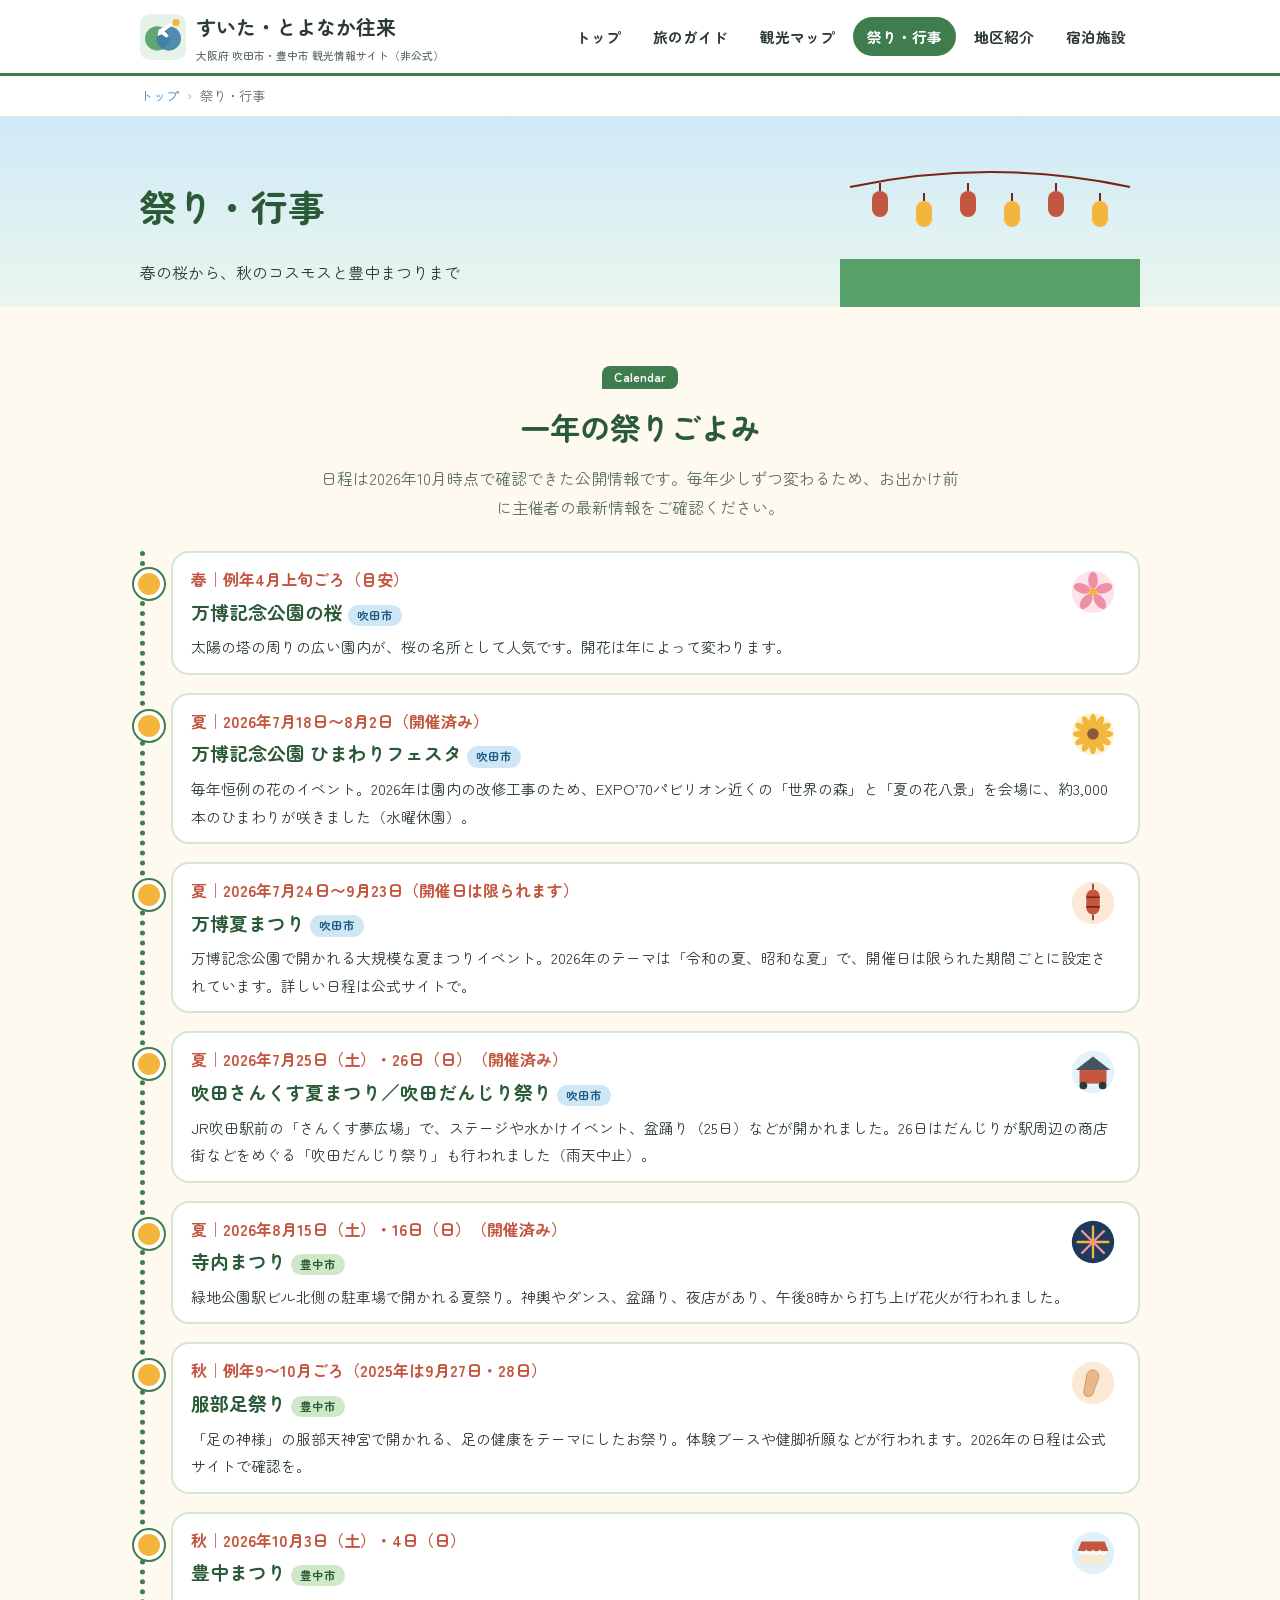
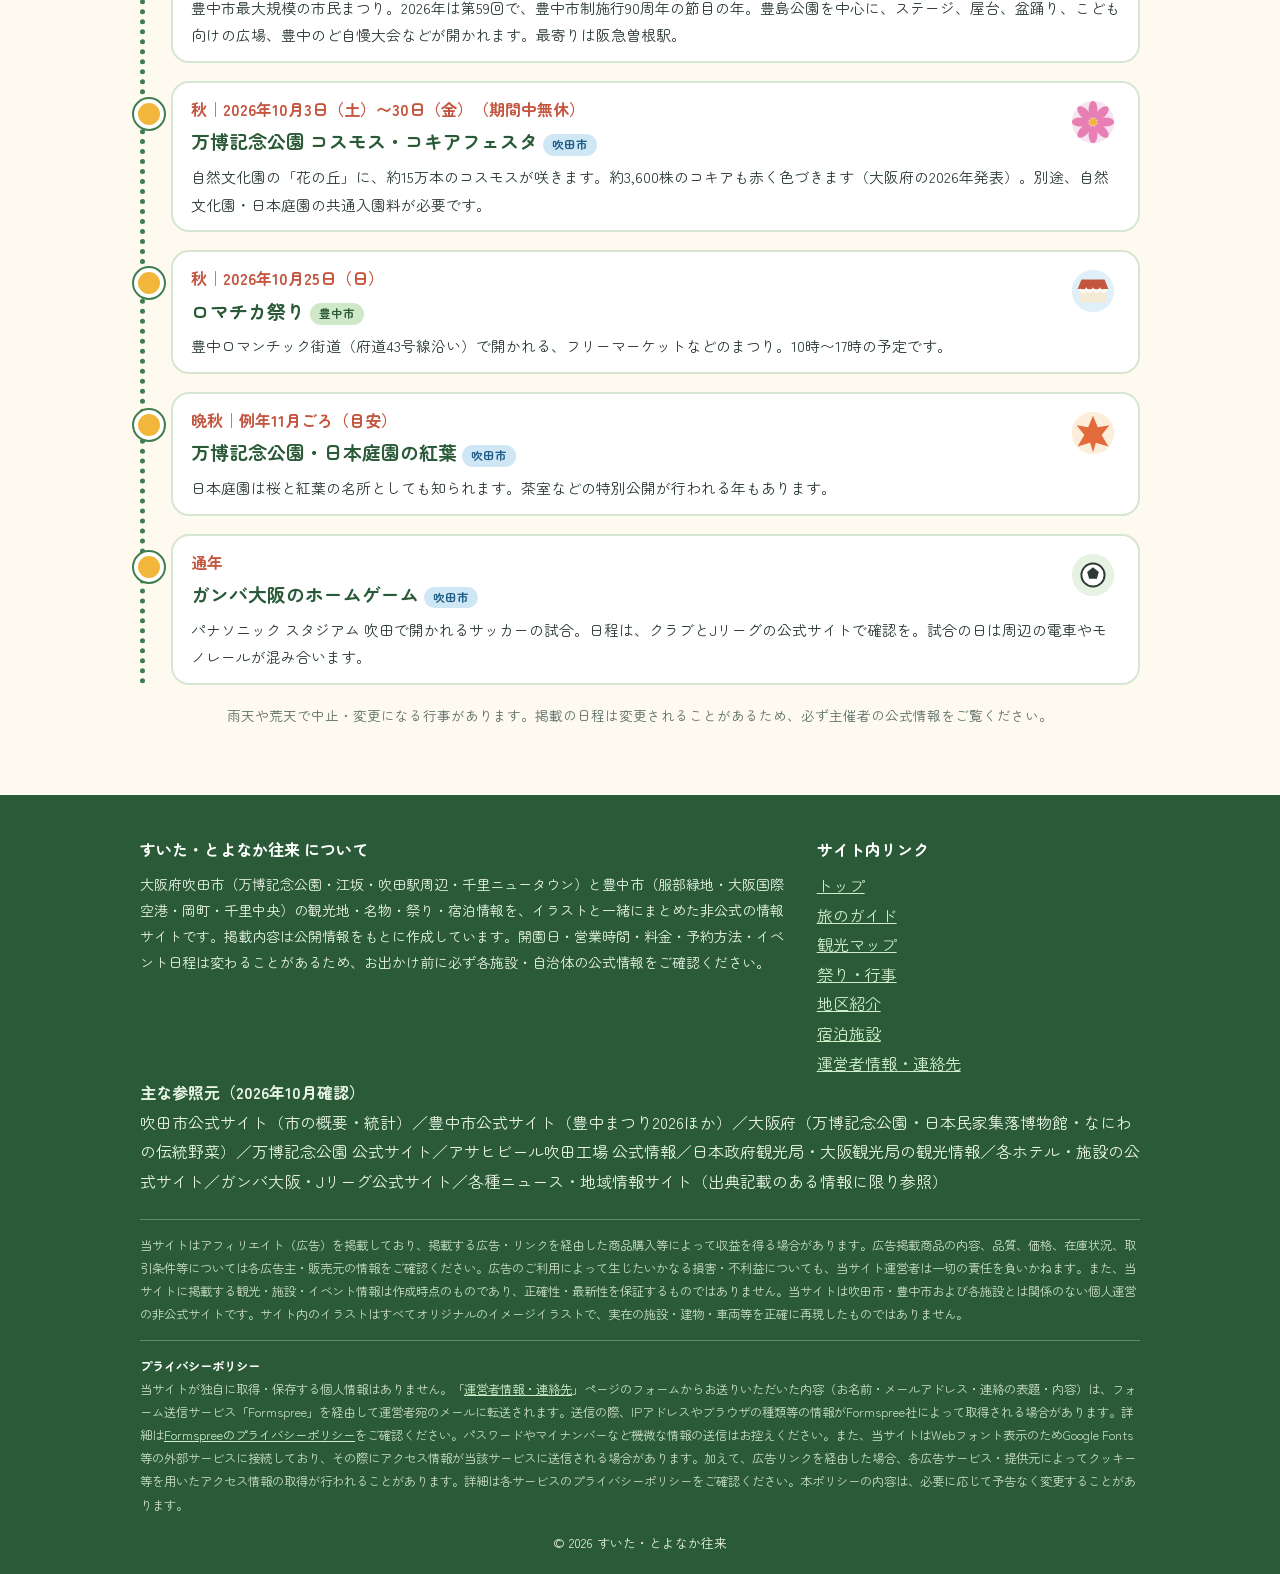
<file: matsuri.html>
<!DOCTYPE html>
<html lang="ja">
<head>
<meta charset="UTF-8">
<meta name="viewport" content="width=device-width, initial-scale=1.0">
<meta name="robots" content="index, follow">
<link rel="canonical" href="https://leben-k.github.io/suita-toyonaka/matsuri.html">
<title>祭り・行事・季節の花｜すいた・とよなか往来</title>
<meta name="description" content="吹田市・豊中市の祭りと季節の行事。豊中まつり、吹田さんくす夏まつり・吹田だんじり祭り、寺内まつり、万博記念公園のひまわりフェスタ・コスモス・コキアフェスタなどを2026年の日程とともに紹介します。">
<meta property="og:type" content="article">
<meta property="og:site_name" content="すいた・とよなか往来">
<meta property="og:locale" content="ja_JP">
<meta property="og:title" content="祭り・行事・季節の花｜すいた・とよなか往来">
<meta property="og:description" content="吹田市・豊中市の祭りと季節の行事。豊中まつり、吹田さんくす夏まつり・吹田だんじり祭り、寺内まつり、万博記念公園のひまわりフェスタ・コスモス・コキアフェスタなどを2026年の日程とともに紹介します。">
<meta property="og:url" content="https://leben-k.github.io/suita-toyonaka/matsuri.html">
<meta property="og:image" content="https://leben-k.github.io/suita-toyonaka/ogp.png">
<meta property="og:image:width" content="1200">
<meta property="og:image:height" content="630">
<meta property="og:image:alt" content="すいた・とよなか往来：吹田市・豊中市の観光情報サイト">
<meta name="twitter:card" content="summary_large_image">
<meta name="twitter:title" content="祭り・行事・季節の花｜すいた・とよなか往来">
<meta name="twitter:description" content="吹田市・豊中市の祭りと季節の行事。豊中まつり、吹田さんくす夏まつり・吹田だんじり祭り、寺内まつり、万博記念公園のひまわりフェスタ・コスモス・コキアフェスタなどを2026年の日程とともに紹介します。">
<meta name="twitter:image" content="https://leben-k.github.io/suita-toyonaka/ogp.png">
<link rel="icon" type="image/svg+xml" href="favicon.svg">
<link rel="preconnect" href="https://fonts.googleapis.com">
<link rel="preconnect" href="https://fonts.gstatic.com" crossorigin>
<link href="https://fonts.googleapis.com/css2?family=Zen+Maru+Gothic:wght@400;500;700&display=swap" rel="stylesheet">
<link rel="stylesheet" href="style.css">
<script type="application/ld+json">{"@context": "https://schema.org", "@type": "BreadcrumbList", "itemListElement": [{"@type": "ListItem", "position": 1, "name": "トップ", "item": "https://leben-k.github.io/suita-toyonaka/"}, {"@type": "ListItem", "position": 2, "name": "祭り・行事", "item": "https://leben-k.github.io/suita-toyonaka/matsuri.html"}]}</script>
</head>
<body>
<header class="site-header">
<div class="wrap">
<a class="brand" href="index.html">
<svg class="brand-icon" viewBox="0 0 64 64" aria-hidden="true" xmlns="http://www.w3.org/2000/svg"><rect width="64" height="64" rx="14" fill="#e7f2e9"/><circle cx="24" cy="34" r="17" fill="#58a06a" opacity=".92"/><circle cx="40" cy="34" r="17" fill="#3e7ca6" opacity=".88"/><path d="M26 22 L44 12 L46 15 L34 24 L40 30 L37 33 L30 28 L24 31Z" fill="#fff"/><circle cx="50" cy="12" r="5" fill="#f2b63c"/></svg>
<span>すいた・とよなか往来<span class="brand-sub">大阪府 吹田市・豊中市 観光情報サイト（非公式）</span></span>
</a>
<nav class="main-nav" aria-label="サイト内メニュー"><a href="index.html">トップ</a><a href="guide.html">旅のガイド</a><a href="map.html">観光マップ</a><a href="matsuri.html" class="active" aria-current="page">祭り・行事</a><a href="areas.html">地区紹介</a><a href="shukuhaku.html">宿泊施設</a></nav>
</div>
</header>
<nav class="breadcrumb" aria-label="パンくずリスト"><div class="wrap"><ol><li><a href="index.html">トップ</a></li><li aria-current="page">祭り・行事</li></ol></div></nav>
<section class="page-hero"><div class="wrap"><div><h1>祭り・行事</h1><p>春の桜から、秋のコスモスと豊中まつりまで</p></div><svg viewBox="0 0 300 160" aria-hidden="true" xmlns="http://www.w3.org/2000/svg"><rect y="112" width="300" height="48" fill="#58a06a"/><g transform="translate(40 44)"><rect x="-8" y="0" width="16" height="26" rx="8" fill="#c4553f"/><path d="M0 -8v8" stroke="#7a2415" stroke-width="2"/></g><g transform="translate(84 54)"><rect x="-8" y="0" width="16" height="26" rx="8" fill="#f2b63c"/><path d="M0 -8v8" stroke="#7a2415" stroke-width="2"/></g><g transform="translate(128 44)"><rect x="-8" y="0" width="16" height="26" rx="8" fill="#c4553f"/><path d="M0 -8v8" stroke="#7a2415" stroke-width="2"/></g><g transform="translate(172 54)"><rect x="-8" y="0" width="16" height="26" rx="8" fill="#f2b63c"/><path d="M0 -8v8" stroke="#7a2415" stroke-width="2"/></g><g transform="translate(216 44)"><rect x="-8" y="0" width="16" height="26" rx="8" fill="#c4553f"/><path d="M0 -8v8" stroke="#7a2415" stroke-width="2"/></g><g transform="translate(260 54)"><rect x="-8" y="0" width="16" height="26" rx="8" fill="#f2b63c"/><path d="M0 -8v8" stroke="#7a2415" stroke-width="2"/></g><path d="M10 40 Q150 10 290 40" stroke="#7a2415" stroke-width="2" fill="none"/></svg></div></section>
<section class="section">
<div class="wrap">
<div class="section-head"><span class="tag">Calendar</span><h2>一年の祭りごよみ</h2><p>日程は2026年10月時点で確認できた公開情報です。毎年少しずつ変わるため、お出かけ前に主催者の最新情報をご確認ください。</p></div>
<ul class="timeline">
<li><svg viewBox="0 0 56 56" aria-hidden="true" xmlns="http://www.w3.org/2000/svg"><circle cx="28" cy="28" r="22" fill="#fde4ea"/><ellipse cx="28" cy="16" rx="5" ry="9" fill="#ee8fa6" transform="rotate(0 28 28)"/><ellipse cx="28" cy="16" rx="5" ry="9" fill="#ee8fa6" transform="rotate(72 28 28)"/><ellipse cx="28" cy="16" rx="5" ry="9" fill="#ee8fa6" transform="rotate(144 28 28)"/><ellipse cx="28" cy="16" rx="5" ry="9" fill="#ee8fa6" transform="rotate(216 28 28)"/><ellipse cx="28" cy="16" rx="5" ry="9" fill="#ee8fa6" transform="rotate(288 28 28)"/><circle cx="28" cy="28" r="4" fill="#f2b63c"/></svg><div class="when">春｜例年4月上旬ごろ（目安）</div><h3>万博記念公園の桜 <span class="chip su">吹田市</span></h3><p>太陽の塔の周りの広い園内が、桜の名所として人気です。開花は年によって変わります。</p></li>

<li><svg viewBox="0 0 56 56" aria-hidden="true" xmlns="http://www.w3.org/2000/svg"><circle cx="28" cy="28" r="22" fill="#fff4cf"/><ellipse cx="28" cy="15" rx="3.6" ry="8" fill="#f2b63c" transform="rotate(0 28 28)"/><ellipse cx="28" cy="15" rx="3.6" ry="8" fill="#f2b63c" transform="rotate(30 28 28)"/><ellipse cx="28" cy="15" rx="3.6" ry="8" fill="#f2b63c" transform="rotate(60 28 28)"/><ellipse cx="28" cy="15" rx="3.6" ry="8" fill="#f2b63c" transform="rotate(90 28 28)"/><ellipse cx="28" cy="15" rx="3.6" ry="8" fill="#f2b63c" transform="rotate(120 28 28)"/><ellipse cx="28" cy="15" rx="3.6" ry="8" fill="#f2b63c" transform="rotate(150 28 28)"/><ellipse cx="28" cy="15" rx="3.6" ry="8" fill="#f2b63c" transform="rotate(180 28 28)"/><ellipse cx="28" cy="15" rx="3.6" ry="8" fill="#f2b63c" transform="rotate(210 28 28)"/><ellipse cx="28" cy="15" rx="3.6" ry="8" fill="#f2b63c" transform="rotate(240 28 28)"/><ellipse cx="28" cy="15" rx="3.6" ry="8" fill="#f2b63c" transform="rotate(270 28 28)"/><ellipse cx="28" cy="15" rx="3.6" ry="8" fill="#f2b63c" transform="rotate(300 28 28)"/><ellipse cx="28" cy="15" rx="3.6" ry="8" fill="#f2b63c" transform="rotate(330 28 28)"/><circle cx="28" cy="28" r="6" fill="#8a5a3c"/></svg><div class="when">夏｜2026年7月18日〜8月2日（開催済み）</div><h3>万博記念公園 ひまわりフェスタ <span class="chip su">吹田市</span></h3><p>毎年恒例の花のイベント。2026年は園内の改修工事のため、EXPO’70パビリオン近くの「世界の森」と「夏の花八景」を会場に、約3,000本のひまわりが咲きました（水曜休園）。</p></li>

<li><svg viewBox="0 0 56 56" aria-hidden="true" xmlns="http://www.w3.org/2000/svg"><circle cx="28" cy="28" r="22" fill="#fde9d8"/><rect x="21" y="14" width="14" height="26" rx="7" fill="#c4553f"/><path d="M28 8v6M28 40v6M21 22h14M21 32h14" stroke="#7a2415" stroke-width="1.6"/></svg><div class="when">夏｜2026年7月24日〜9月23日（開催日は限られます）</div><h3>万博夏まつり <span class="chip su">吹田市</span></h3><p>万博記念公園で開かれる大規模な夏まつりイベント。2026年のテーマは「令和の夏、昭和な夏」で、開催日は限られた期間ごとに設定されています。詳しい日程は公式サイトで。</p></li>

<li><svg viewBox="0 0 56 56" aria-hidden="true" xmlns="http://www.w3.org/2000/svg"><circle cx="28" cy="28" r="22" fill="#e4f2fa"/><rect x="14" y="26" width="28" height="14" fill="#c4553f"/><path d="M10 26 L28 12 L46 26Z" fill="#46545b"/><circle cx="18" cy="42" r="4" fill="#2b3a33"/><circle cx="38" cy="42" r="4" fill="#2b3a33"/></svg><div class="when">夏｜2026年7月25日（土）・26日（日）（開催済み）</div><h3>吹田さんくす夏まつり／吹田だんじり祭り <span class="chip su">吹田市</span></h3><p>JR吹田駅前の「さんくす夢広場」で、ステージや水かけイベント、盆踊り（25日）などが開かれました。26日はだんじりが駅周辺の商店街などをめぐる「吹田だんじり祭り」も行われました（雨天中止）。</p></li>

<li><svg viewBox="0 0 56 56" aria-hidden="true" xmlns="http://www.w3.org/2000/svg"><circle cx="28" cy="28" r="22" fill="#1f3b5c"/><path d="M28 28 L44.0 28.0" stroke="#f2b63c" stroke-width="2.4" stroke-linecap="round"/><path d="M28 28 L39.3 39.3" stroke="#ee8fa6" stroke-width="2.4" stroke-linecap="round"/><path d="M28 28 L28.0 44.0" stroke="#f2b63c" stroke-width="2.4" stroke-linecap="round"/><path d="M28 28 L16.7 39.3" stroke="#ee8fa6" stroke-width="2.4" stroke-linecap="round"/><path d="M28 28 L12.0 28.0" stroke="#f2b63c" stroke-width="2.4" stroke-linecap="round"/><path d="M28 28 L16.7 16.7" stroke="#ee8fa6" stroke-width="2.4" stroke-linecap="round"/><path d="M28 28 L28.0 12.0" stroke="#f2b63c" stroke-width="2.4" stroke-linecap="round"/><path d="M28 28 L39.3 16.7" stroke="#ee8fa6" stroke-width="2.4" stroke-linecap="round"/></svg><div class="when">夏｜2026年8月15日（土）・16日（日）（開催済み）</div><h3>寺内まつり <span class="chip to">豊中市</span></h3><p>緑地公園駅ビル北側の駐車場で開かれる夏祭り。神輿やダンス、盆踊り、夜店があり、午後8時から打ち上げ花火が行われました。</p></li>

<li><svg viewBox="0 0 56 56" aria-hidden="true" xmlns="http://www.w3.org/2000/svg"><circle cx="28" cy="28" r="22" fill="#fbe9d4"/><path d="M22 18 q4-6 10-2 q4 4 0 12 q-2 4-3 8 q-1 6-6 6 q-6 0-4-8z" fill="#e8b88a" stroke="#c99a6a"/></svg><div class="when">秋｜例年9〜10月ごろ（2025年は9月27日・28日）</div><h3>服部足祭り <span class="chip to">豊中市</span></h3><p>「足の神様」の服部天神宮で開かれる、足の健康をテーマにしたお祭り。体験ブースや健脚祈願などが行われます。2026年の日程は公式サイトで確認を。</p></li>

<li><svg viewBox="0 0 56 56" aria-hidden="true" xmlns="http://www.w3.org/2000/svg"><circle cx="28" cy="28" r="22" fill="#e0f0f9"/><path d="M12 26 h32 l-4 -10 h-24z" fill="#c4553f"/><rect x="14" y="26" width="28" height="14" fill="#f4ead6"/><path d="M14 26 q4 6 7 0 q4 6 7 0 q4 6 7 0 q4 6 7 0" stroke="#fff" stroke-width="2" fill="none"/></svg><div class="when">秋｜2026年10月3日（土）・4日（日）</div><h3>豊中まつり <span class="chip to">豊中市</span></h3><p>豊中市最大規模の市民まつり。2026年は第59回で、豊中市制施行90周年の節目の年。豊島公園を中心に、ステージ、屋台、盆踊り、こども向けの広場、豊中のど自慢大会などが開かれます。最寄りは阪急曽根駅。</p></li>

<li><svg viewBox="0 0 56 56" aria-hidden="true" xmlns="http://www.w3.org/2000/svg"><circle cx="28" cy="28" r="22" fill="#f6e4f0"/><ellipse cx="28" cy="15" rx="4.6" ry="9" fill="#e87fb4" transform="rotate(0 28 28)"/><ellipse cx="28" cy="15" rx="4.6" ry="9" fill="#e87fb4" transform="rotate(45 28 28)"/><ellipse cx="28" cy="15" rx="4.6" ry="9" fill="#e87fb4" transform="rotate(90 28 28)"/><ellipse cx="28" cy="15" rx="4.6" ry="9" fill="#e87fb4" transform="rotate(135 28 28)"/><ellipse cx="28" cy="15" rx="4.6" ry="9" fill="#e87fb4" transform="rotate(180 28 28)"/><ellipse cx="28" cy="15" rx="4.6" ry="9" fill="#e87fb4" transform="rotate(225 28 28)"/><ellipse cx="28" cy="15" rx="4.6" ry="9" fill="#e87fb4" transform="rotate(270 28 28)"/><ellipse cx="28" cy="15" rx="4.6" ry="9" fill="#e87fb4" transform="rotate(315 28 28)"/><circle cx="28" cy="28" r="4" fill="#f2b63c"/></svg><div class="when">秋｜2026年10月3日（土）〜30日（金）（期間中無休）</div><h3>万博記念公園 コスモス・コキアフェスタ <span class="chip su">吹田市</span></h3><p>自然文化園の「花の丘」に、約15万本のコスモスが咲きます。約3,600株のコキアも赤く色づきます（大阪府の2026年発表）。別途、自然文化園・日本庭園の共通入園料が必要です。</p></li>

<li><svg viewBox="0 0 56 56" aria-hidden="true" xmlns="http://www.w3.org/2000/svg"><circle cx="28" cy="28" r="22" fill="#e0f0f9"/><path d="M12 26 h32 l-4 -10 h-24z" fill="#c4553f"/><rect x="14" y="26" width="28" height="14" fill="#f4ead6"/><path d="M14 26 q4 6 7 0 q4 6 7 0 q4 6 7 0 q4 6 7 0" stroke="#fff" stroke-width="2" fill="none"/></svg><div class="when">秋｜2026年10月25日（日）</div><h3>ロマチカ祭り <span class="chip to">豊中市</span></h3><p>豊中ロマンチック街道（府道43号線沿い）で開かれる、フリーマーケットなどのまつり。10時〜17時の予定です。</p></li>

<li><svg viewBox="0 0 56 56" aria-hidden="true" xmlns="http://www.w3.org/2000/svg"><circle cx="28" cy="28" r="22" fill="#fdeedc"/><path d="M28 10 L33 22 L45 20 L37 30 L44 42 L31 38 L28 48 L25 38 L12 42 L19 30 L11 20 L23 22Z" fill="#e36a3a"/></svg><div class="when">晩秋｜例年11月ごろ（目安）</div><h3>万博記念公園・日本庭園の紅葉 <span class="chip su">吹田市</span></h3><p>日本庭園は桜と紅葉の名所としても知られます。茶室などの特別公開が行われる年もあります。</p></li>

<li><svg viewBox="0 0 56 56" aria-hidden="true" xmlns="http://www.w3.org/2000/svg"><circle cx="28" cy="28" r="22" fill="#e6f3e2"/><circle cx="28" cy="28" r="12" fill="#fff" stroke="#2b3a33" stroke-width="2"/><path d="M28 20 l6 5 -2 7 h-8 l-2 -7z" fill="#2b3a33"/></svg><div class="when">通年</div><h3>ガンバ大阪のホームゲーム <span class="chip su">吹田市</span></h3><p>パナソニック スタジアム 吹田で開かれるサッカーの試合。日程は、クラブとJリーグの公式サイトで確認を。試合の日は周辺の電車やモノレールが混み合います。</p></li>

</ul>
<p class="note">雨天や荒天で中止・変更になる行事があります。掲載の日程は変更されることがあるため、必ず主催者の公式情報をご覧ください。</p>
</div>
</section>
<section class="section alt" aria-label="広告" hidden>
<div class="wrap">
<div class="section-head"><span class="tag">PR</span><h2>おすすめ・広告</h2></div>
<div class="ad-row">
<div class="ad-slot" data-ad-slot="ad4" hidden>
<span class="ad-label">広告</span>
<div class="ad-body"></div>
</div>
</div>
</div>
</section>

<footer class="site-footer">
<div class="wrap">
<div class="footer-grid">
<div>
<h4>すいた・とよなか往来 について</h4>
<p>大阪府吹田市（万博記念公園・江坂・吹田駅周辺・千里ニュータウン）と豊中市（服部緑地・大阪国際空港・岡町・千里中央）の観光地・名物・祭り・宿泊情報を、イラストと一緒にまとめた非公式の情報サイトです。掲載内容は公開情報をもとに作成しています。開園日・営業時間・料金・予約方法・イベント日程は変わることがあるため、お出かけ前に必ず各施設・自治体の公式情報をご確認ください。</p>
</div>
<div>
<h4>サイト内リンク</h4>
<ul>
<li><a href="index.html">トップ</a></li><li><a href="guide.html">旅のガイド</a></li><li><a href="map.html">観光マップ</a></li><li><a href="matsuri.html">祭り・行事</a></li><li><a href="areas.html">地区紹介</a></li><li><a href="shukuhaku.html">宿泊施設</a></li><li><a href="unei.html">運営者情報・連絡先</a></li>
</ul>
</div>
</div>
<div class="sources"><strong>主な参照元（2026年10月確認）</strong><br>吹田市公式サイト（市の概要・統計）／豊中市公式サイト（豊中まつり2026ほか）／大阪府（万博記念公園・日本民家集落博物館・なにわの伝統野菜）／万博記念公園 公式サイト／アサヒビール吹田工場 公式情報／日本政府観光局・大阪観光局の観光情報／各ホテル・施設の公式サイト／ガンバ大阪・Jリーグ公式サイト／各種ニュース・地域情報サイト（出典記載のある情報に限り参照）</div>
<div class="disclaimer">当サイトはアフィリエイト（広告）を掲載しており、掲載する広告・リンクを経由した商品購入等によって収益を得る場合があります。広告掲載商品の内容、品質、価格、在庫状況、取引条件等については各広告主・販売元の情報をご確認ください。広告のご利用によって生じたいかなる損害・不利益についても、当サイト運営者は一切の責任を負いかねます。また、当サイトに掲載する観光・施設・イベント情報は作成時点のものであり、正確性・最新性を保証するものではありません。当サイトは吹田市・豊中市および各施設とは関係のない個人運営の非公式サイトです。サイト内のイラストはすべてオリジナルのイメージイラストで、実在の施設・建物・車両等を正確に再現したものではありません。</div>
<div class="disclaimer" style="margin-top:14px;">
<strong style="color:#fff;">プライバシーポリシー</strong><br>
当サイトが独自に取得・保存する個人情報はありません。「<a href="unei.html">運営者情報・連絡先</a>」ページのフォームからお送りいただいた内容（お名前・メールアドレス・連絡の表題・内容）は、フォーム送信サービス「Formspree」を経由して運営者宛のメールに転送されます。送信の際、IPアドレスやブラウザの種類等の情報がFormspree社によって取得される場合があります。詳細は<a href="https://formspree.io/legal/privacy-policy/" target="_blank" rel="noopener noreferrer">Formspreeのプライバシーポリシー</a>をご確認ください。パスワードやマイナンバーなど機微な情報の送信はお控えください。また、当サイトはWebフォント表示のためGoogle Fonts等の外部サービスに接続しており、その際にアクセス情報が当該サービスに送信される場合があります。加えて、広告リンクを経由した場合、各広告サービス・提供元によってクッキー等を用いたアクセス情報の取得が行われることがあります。詳細は各サービスのプライバシーポリシーをご確認ください。本ポリシーの内容は、必要に応じて予告なく変更することがあります。</div>
<div class="copyright"><span id="copyright-text">© 2026 すいた・とよなか往来</span></div>
</div>
</footer>
<script>
(function(){var s=2026,c=new Date().getFullYear(),e=document.getElementById('copyright-text');if(e){e.textContent='\u00A9 '+(c>s?s+'-'+c:s)+' すいた・とよなか往来';}})();
</script>
<script src="ads.js" defer></script>
</body>
</html>
</file>
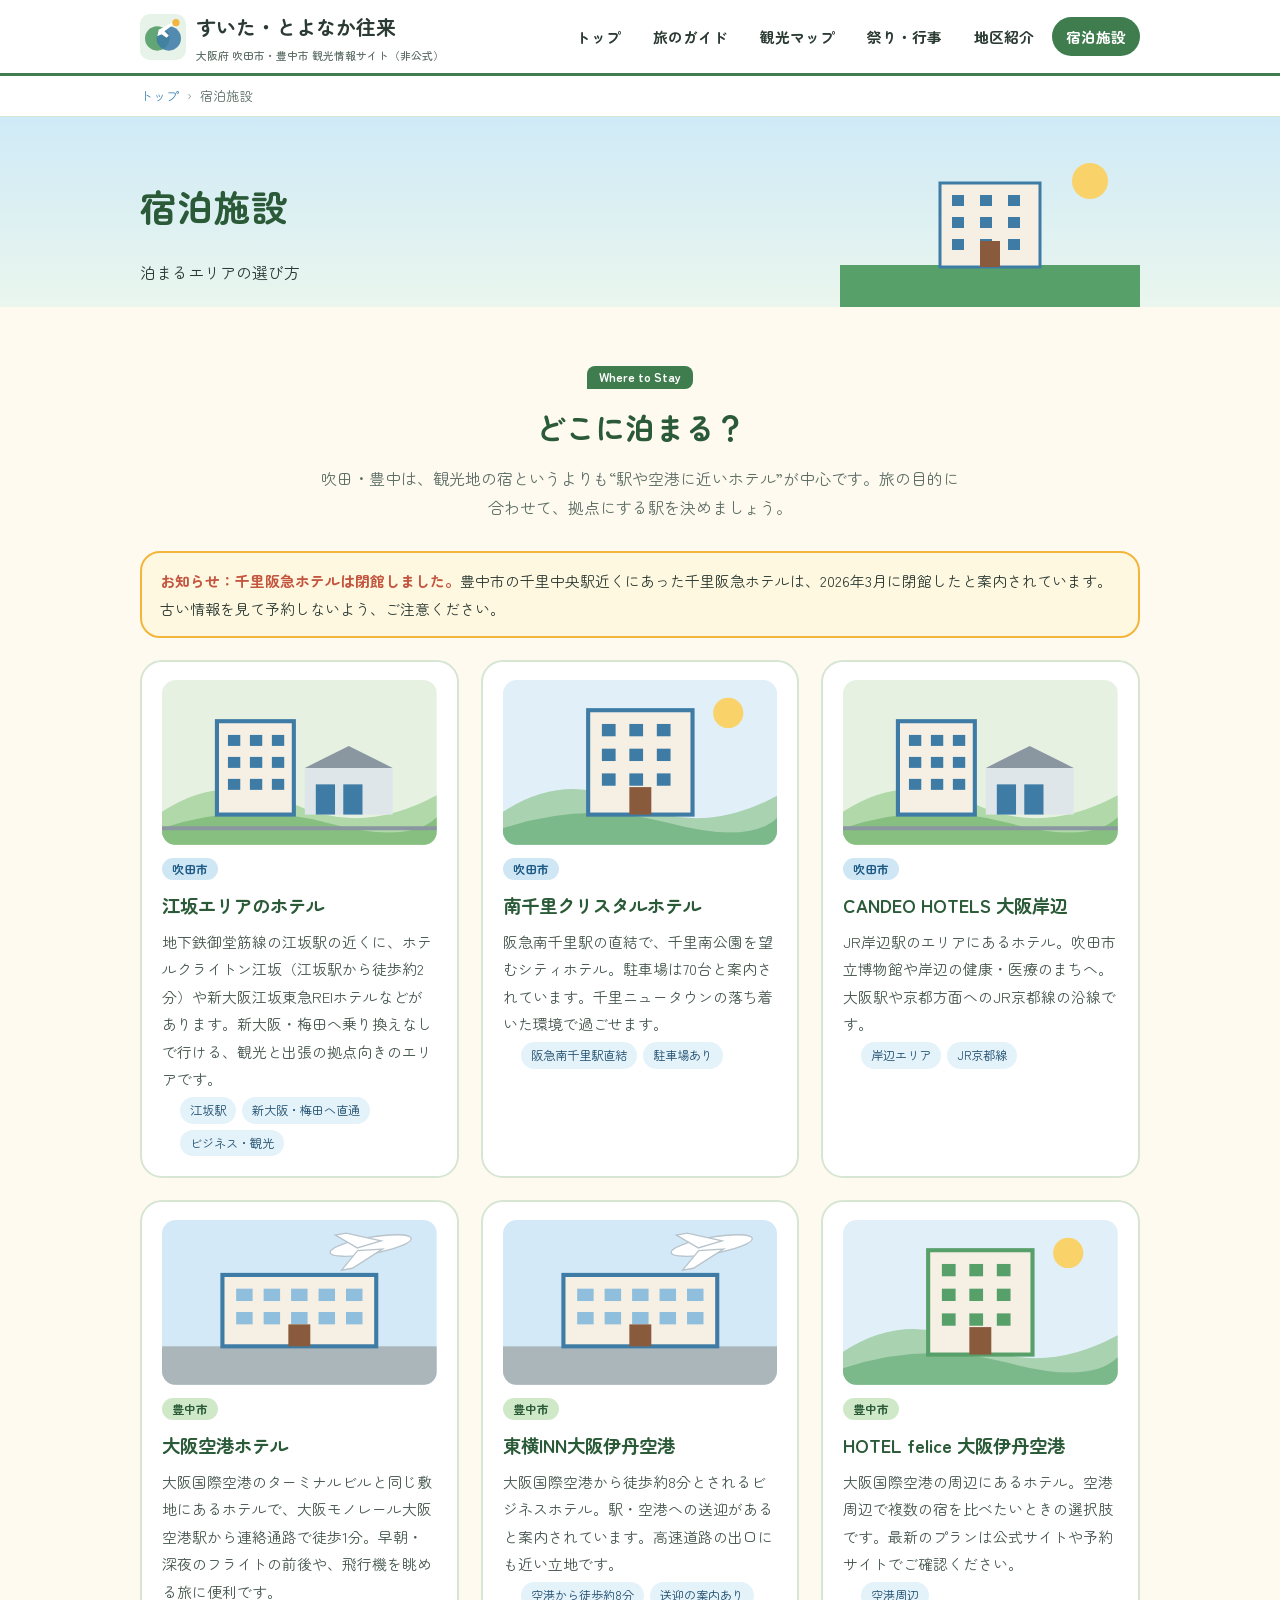
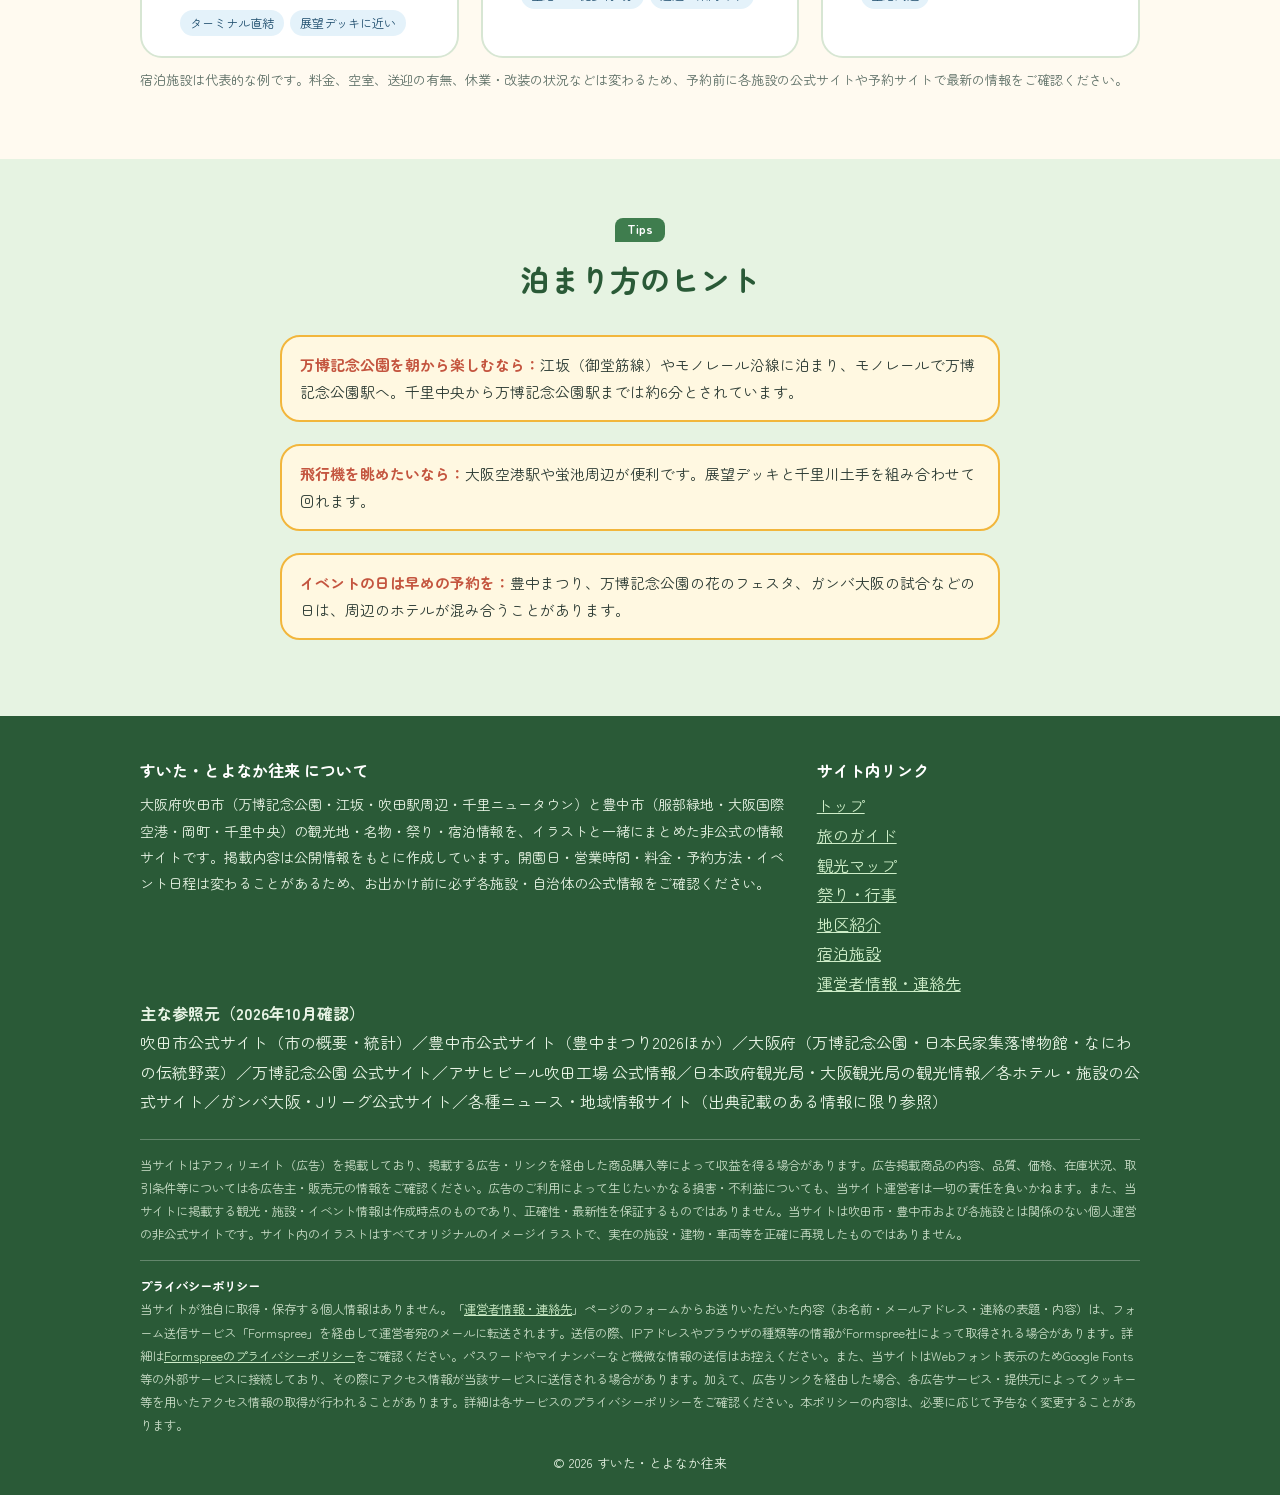
<file: shukuhaku.html>
<!DOCTYPE html>
<html lang="ja">
<head>
<meta charset="UTF-8">
<meta name="viewport" content="width=device-width, initial-scale=1.0">
<meta name="robots" content="index, follow">
<link rel="canonical" href="https://leben-k.github.io/suita-toyonaka/shukuhaku.html">
<title>宿泊施設・泊まるエリアの選び方｜すいた・とよなか往来</title>
<meta name="description" content="吹田市・豊中市の宿泊ガイド。江坂・南千里・岸辺（吹田市）と大阪空港周辺（豊中市）のホテルを、アクセスの特徴とともに紹介。千里阪急ホテルの閉館情報もまとめました。">
<meta property="og:type" content="article">
<meta property="og:site_name" content="すいた・とよなか往来">
<meta property="og:locale" content="ja_JP">
<meta property="og:title" content="宿泊施設・泊まるエリアの選び方｜すいた・とよなか往来">
<meta property="og:description" content="吹田市・豊中市の宿泊ガイド。江坂・南千里・岸辺（吹田市）と大阪空港周辺（豊中市）のホテルを、アクセスの特徴とともに紹介。千里阪急ホテルの閉館情報もまとめました。">
<meta property="og:url" content="https://leben-k.github.io/suita-toyonaka/shukuhaku.html">
<meta property="og:image" content="https://leben-k.github.io/suita-toyonaka/ogp.png">
<meta property="og:image:width" content="1200">
<meta property="og:image:height" content="630">
<meta property="og:image:alt" content="すいた・とよなか往来：吹田市・豊中市の観光情報サイト">
<meta name="twitter:card" content="summary_large_image">
<meta name="twitter:title" content="宿泊施設・泊まるエリアの選び方｜すいた・とよなか往来">
<meta name="twitter:description" content="吹田市・豊中市の宿泊ガイド。江坂・南千里・岸辺（吹田市）と大阪空港周辺（豊中市）のホテルを、アクセスの特徴とともに紹介。千里阪急ホテルの閉館情報もまとめました。">
<meta name="twitter:image" content="https://leben-k.github.io/suita-toyonaka/ogp.png">
<link rel="icon" type="image/svg+xml" href="favicon.svg">
<link rel="preconnect" href="https://fonts.googleapis.com">
<link rel="preconnect" href="https://fonts.gstatic.com" crossorigin>
<link href="https://fonts.googleapis.com/css2?family=Zen+Maru+Gothic:wght@400;500;700&display=swap" rel="stylesheet">
<link rel="stylesheet" href="style.css">
<script type="application/ld+json">{"@context": "https://schema.org", "@type": "BreadcrumbList", "itemListElement": [{"@type": "ListItem", "position": 1, "name": "トップ", "item": "https://leben-k.github.io/suita-toyonaka/"}, {"@type": "ListItem", "position": 2, "name": "宿泊施設", "item": "https://leben-k.github.io/suita-toyonaka/shukuhaku.html"}]}</script>
</head>
<body>
<header class="site-header">
<div class="wrap">
<a class="brand" href="index.html">
<svg class="brand-icon" viewBox="0 0 64 64" aria-hidden="true" xmlns="http://www.w3.org/2000/svg"><rect width="64" height="64" rx="14" fill="#e7f2e9"/><circle cx="24" cy="34" r="17" fill="#58a06a" opacity=".92"/><circle cx="40" cy="34" r="17" fill="#3e7ca6" opacity=".88"/><path d="M26 22 L44 12 L46 15 L34 24 L40 30 L37 33 L30 28 L24 31Z" fill="#fff"/><circle cx="50" cy="12" r="5" fill="#f2b63c"/></svg>
<span>すいた・とよなか往来<span class="brand-sub">大阪府 吹田市・豊中市 観光情報サイト（非公式）</span></span>
</a>
<nav class="main-nav" aria-label="サイト内メニュー"><a href="index.html">トップ</a><a href="guide.html">旅のガイド</a><a href="map.html">観光マップ</a><a href="matsuri.html">祭り・行事</a><a href="areas.html">地区紹介</a><a href="shukuhaku.html" class="active" aria-current="page">宿泊施設</a></nav>
</div>
</header>
<nav class="breadcrumb" aria-label="パンくずリスト"><div class="wrap"><ol><li><a href="index.html">トップ</a></li><li aria-current="page">宿泊施設</li></ol></div></nav>
<section class="page-hero"><div class="wrap"><div><h1>宿泊施設</h1><p>泊まるエリアの選び方</p></div><svg viewBox="0 0 300 160" aria-hidden="true" xmlns="http://www.w3.org/2000/svg"><rect y="118" width="300" height="42" fill="#58a06a"/><rect x="100" y="36" width="100" height="84" fill="#f6f0e4" stroke="#3e7ca6" stroke-width="3"/><g fill="#3e7ca6"><rect x="112" y="48" width="12" height="11"/><rect x="112" y="70" width="12" height="11"/><rect x="112" y="92" width="12" height="11"/><rect x="140" y="48" width="12" height="11"/><rect x="140" y="70" width="12" height="11"/><rect x="140" y="92" width="12" height="11"/><rect x="168" y="48" width="12" height="11"/><rect x="168" y="70" width="12" height="11"/><rect x="168" y="92" width="12" height="11"/></g><rect x="140" y="94" width="20" height="26" fill="#8a5a3c"/><circle cx="250" cy="34" r="18" fill="#f9d26a"/></svg></div></section>
<section class="section">
<div class="wrap">
<div class="section-head"><span class="tag">Where to Stay</span><h2>どこに泊まる？</h2><p>吹田・豊中は、観光地の宿というよりも“駅や空港に近いホテル”が中心です。旅の目的に合わせて、拠点にする駅を決めましょう。</p></div>
<div class="callout"><b>お知らせ：千里阪急ホテルは閉館しました。</b>豊中市の千里中央駅近くにあった千里阪急ホテルは、2026年3月に閉館したと案内されています。古い情報を見て予約しないよう、ご注意ください。</div>
<div class="grid">
<article class="card"><svg class="icon" viewBox="0 0 200 120" role="img" aria-label="駅の近くのホテルのイメージイラスト" xmlns="http://www.w3.org/2000/svg"><title>駅の近くのホテルのイメージイラスト</title><rect width="200" height="120" fill="#e6f1e2"/><path d="M0 96 Q45 66 95 90 T200 84 V120 H0Z" fill="#b0d8a8"/><path d="M0 108 Q60 88 120 104 T200 100 V120 H0Z" fill="#86bf80"/><rect x="40" y="30" width="56" height="68" fill="#f6f0e4" stroke="#3e7ca6" stroke-width="3"/><g fill="#3e7ca6"><rect x="48" y="40" width="9" height="8"/><rect x="48" y="56" width="9" height="8"/><rect x="48" y="72" width="9" height="8"/><rect x="64" y="40" width="9" height="8"/><rect x="64" y="56" width="9" height="8"/><rect x="64" y="72" width="9" height="8"/><rect x="80" y="40" width="9" height="8"/><rect x="80" y="56" width="9" height="8"/><rect x="80" y="72" width="9" height="8"/></g><rect x="104" y="64" width="64" height="34" fill="#dfe6ea"/><path d="M104 64 L136 48 L168 64Z" fill="#8a97a0"/><rect x="112" y="76" width="14" height="22" fill="#3e7ca6"/><rect x="132" y="76" width="14" height="22" fill="#3e7ca6"/><path d="M0 108 H200" stroke="#8a97a0" stroke-width="3"/></svg><span class="place su">吹田市</span><h3>江坂エリアのホテル</h3><p>地下鉄御堂筋線の江坂駅の近くに、ホテルクライトン江坂（江坂駅から徒歩約2分）や新大阪江坂東急REIホテルなどがあります。新大阪・梅田へ乗り換えなしで行ける、観光と出張の拠点向きのエリアです。</p><ul class="tags"><li>江坂駅</li><li>新大阪・梅田へ直通</li><li>ビジネス・観光</li></ul></article>

<article class="card"><svg class="icon" viewBox="0 0 200 120" role="img" aria-label="ホテルのイメージイラスト" xmlns="http://www.w3.org/2000/svg"><title>ホテルのイメージイラスト</title><rect width="200" height="120" fill="#e0eff8"/><path d="M0 96 Q45 66 95 90 T200 84 V120 H0Z" fill="#a8d2b0"/><path d="M0 108 Q60 88 120 104 T200 100 V120 H0Z" fill="#7bb88a"/><rect x="62" y="22" width="76" height="76" fill="#f6f0e4" stroke="#3e7ca6" stroke-width="3"/><g fill="#3e7ca6"><rect x="72" y="32" width="10" height="9"/><rect x="72" y="50" width="10" height="9"/><rect x="72" y="68" width="10" height="9"/><rect x="92" y="32" width="10" height="9"/><rect x="92" y="50" width="10" height="9"/><rect x="92" y="68" width="10" height="9"/><rect x="112" y="32" width="10" height="9"/><rect x="112" y="50" width="10" height="9"/><rect x="112" y="68" width="10" height="9"/></g><rect x="92" y="78" width="16" height="20" fill="#8a5a3c"/><circle cx="164" cy="24" r="11" fill="#f9d26a"/></svg><span class="place su">吹田市</span><h3>南千里クリスタルホテル</h3><p>阪急南千里駅の直結で、千里南公園を望むシティホテル。駐車場は70台と案内されています。千里ニュータウンの落ち着いた環境で過ごせます。</p><ul class="tags"><li>阪急南千里駅直結</li><li>駐車場あり</li></ul></article>

<article class="card"><svg class="icon" viewBox="0 0 200 120" role="img" aria-label="駅の近くのホテルのイメージイラスト" xmlns="http://www.w3.org/2000/svg"><title>駅の近くのホテルのイメージイラスト</title><rect width="200" height="120" fill="#e6f1e2"/><path d="M0 96 Q45 66 95 90 T200 84 V120 H0Z" fill="#b0d8a8"/><path d="M0 108 Q60 88 120 104 T200 100 V120 H0Z" fill="#86bf80"/><rect x="40" y="30" width="56" height="68" fill="#f6f0e4" stroke="#3e7ca6" stroke-width="3"/><g fill="#3e7ca6"><rect x="48" y="40" width="9" height="8"/><rect x="48" y="56" width="9" height="8"/><rect x="48" y="72" width="9" height="8"/><rect x="64" y="40" width="9" height="8"/><rect x="64" y="56" width="9" height="8"/><rect x="64" y="72" width="9" height="8"/><rect x="80" y="40" width="9" height="8"/><rect x="80" y="56" width="9" height="8"/><rect x="80" y="72" width="9" height="8"/></g><rect x="104" y="64" width="64" height="34" fill="#dfe6ea"/><path d="M104 64 L136 48 L168 64Z" fill="#8a97a0"/><rect x="112" y="76" width="14" height="22" fill="#3e7ca6"/><rect x="132" y="76" width="14" height="22" fill="#3e7ca6"/><path d="M0 108 H200" stroke="#8a97a0" stroke-width="3"/></svg><span class="place su">吹田市</span><h3>CANDEO HOTELS 大阪岸辺</h3><p>JR岸辺駅のエリアにあるホテル。吹田市立博物館や岸辺の健康・医療のまちへ。大阪駅や京都方面へのJR京都線の沿線です。</p><ul class="tags"><li>岸辺エリア</li><li>JR京都線</li></ul></article>

<article class="card"><svg class="icon" viewBox="0 0 200 120" role="img" aria-label="空港近くのホテルのイメージイラスト" xmlns="http://www.w3.org/2000/svg"><title>空港近くのホテルのイメージイラスト</title><rect width="200" height="120" fill="#d3e9f7"/><rect y="92" width="200" height="28" fill="#aab6ba"/><rect x="44" y="40" width="112" height="52" fill="#f6f0e4" stroke="#3e7ca6" stroke-width="3"/><g fill="#8fbfdc"><rect x="54" y="50" width="12" height="9"/><rect x="54" y="67" width="12" height="9"/><rect x="74" y="50" width="12" height="9"/><rect x="74" y="67" width="12" height="9"/><rect x="94" y="50" width="12" height="9"/><rect x="94" y="67" width="12" height="9"/><rect x="114" y="50" width="12" height="9"/><rect x="114" y="67" width="12" height="9"/><rect x="134" y="50" width="12" height="9"/><rect x="134" y="67" width="12" height="9"/></g><rect x="92" y="76" width="16" height="16" fill="#8a5a3c"/><g transform="translate(120 10) rotate(-10)"><ellipse cx="30" cy="14" rx="30" ry="6" fill="#fff" stroke="#b8c4cc"/><path d="M20 14 L6 2 L14 2 L38 12Z M20 16 L6 28 L14 28 L38 18Z" fill="#fff" stroke="#b8c4cc"/></g></svg><span class="place to">豊中市</span><h3>大阪空港ホテル</h3><p>大阪国際空港のターミナルビルと同じ敷地にあるホテルで、大阪モノレール大阪空港駅から連絡通路で徒歩1分。早朝・深夜のフライトの前後や、飛行機を眺める旅に便利です。</p><ul class="tags"><li>ターミナル直結</li><li>展望デッキに近い</li></ul></article>

<article class="card"><svg class="icon" viewBox="0 0 200 120" role="img" aria-label="空港近くのホテルのイメージイラスト" xmlns="http://www.w3.org/2000/svg"><title>空港近くのホテルのイメージイラスト</title><rect width="200" height="120" fill="#d3e9f7"/><rect y="92" width="200" height="28" fill="#aab6ba"/><rect x="44" y="40" width="112" height="52" fill="#f6f0e4" stroke="#3e7ca6" stroke-width="3"/><g fill="#8fbfdc"><rect x="54" y="50" width="12" height="9"/><rect x="54" y="67" width="12" height="9"/><rect x="74" y="50" width="12" height="9"/><rect x="74" y="67" width="12" height="9"/><rect x="94" y="50" width="12" height="9"/><rect x="94" y="67" width="12" height="9"/><rect x="114" y="50" width="12" height="9"/><rect x="114" y="67" width="12" height="9"/><rect x="134" y="50" width="12" height="9"/><rect x="134" y="67" width="12" height="9"/></g><rect x="92" y="76" width="16" height="16" fill="#8a5a3c"/><g transform="translate(120 10) rotate(-10)"><ellipse cx="30" cy="14" rx="30" ry="6" fill="#fff" stroke="#b8c4cc"/><path d="M20 14 L6 2 L14 2 L38 12Z M20 16 L6 28 L14 28 L38 18Z" fill="#fff" stroke="#b8c4cc"/></g></svg><span class="place to">豊中市</span><h3>東横INN大阪伊丹空港</h3><p>大阪国際空港から徒歩約8分とされるビジネスホテル。駅・空港への送迎があると案内されています。高速道路の出口にも近い立地です。</p><ul class="tags"><li>空港から徒歩約8分</li><li>送迎の案内あり</li></ul></article>

<article class="card"><svg class="icon" viewBox="0 0 200 120" role="img" aria-label="ホテルのイメージイラスト" xmlns="http://www.w3.org/2000/svg"><title>ホテルのイメージイラスト</title><rect width="200" height="120" fill="#e0eff8"/><path d="M0 96 Q45 66 95 90 T200 84 V120 H0Z" fill="#a8d2b0"/><path d="M0 108 Q60 88 120 104 T200 100 V120 H0Z" fill="#7bb88a"/><rect x="62" y="22" width="76" height="76" fill="#f6f0e4" stroke="#58a06a" stroke-width="3"/><g fill="#58a06a"><rect x="72" y="32" width="10" height="9"/><rect x="72" y="50" width="10" height="9"/><rect x="72" y="68" width="10" height="9"/><rect x="92" y="32" width="10" height="9"/><rect x="92" y="50" width="10" height="9"/><rect x="92" y="68" width="10" height="9"/><rect x="112" y="32" width="10" height="9"/><rect x="112" y="50" width="10" height="9"/><rect x="112" y="68" width="10" height="9"/></g><rect x="92" y="78" width="16" height="20" fill="#8a5a3c"/><circle cx="164" cy="24" r="11" fill="#f9d26a"/></svg><span class="place to">豊中市</span><h3>HOTEL felice 大阪伊丹空港</h3><p>大阪国際空港の周辺にあるホテル。空港周辺で複数の宿を比べたいときの選択肢です。最新のプランは公式サイトや予約サイトでご確認ください。</p><ul class="tags"><li>空港周辺</li></ul></article>

</div>
<div class="furusato-block" id="travel-ad" hidden>
<span class="furusato-label">宿泊予約サイトで探す（PR）</span>
<div class="furusato-grid">
<div class="furusato-slot" data-ad-slot="ad6" hidden><span class="ad-label">広告</span><div class="ad-body"></div></div>
</div>
</div>

<p class="src-note">宿泊施設は代表的な例です。料金、空室、送迎の有無、休業・改装の状況などは変わるため、予約前に各施設の公式サイトや予約サイトで最新の情報をご確認ください。</p>
</div>
</section>

<section class="section alt">
<div class="wrap narrow">
<div class="section-head"><span class="tag">Tips</span><h2>泊まり方のヒント</h2></div>
<div class="callout"><b>万博記念公園を朝から楽しむなら：</b>江坂（御堂筋線）やモノレール沿線に泊まり、モノレールで万博記念公園駅へ。千里中央から万博記念公園駅までは約6分とされています。</div>
<div class="callout"><b>飛行機を眺めたいなら：</b>大阪空港駅や蛍池周辺が便利です。展望デッキと千里川土手を組み合わせて回れます。</div>
<div class="callout"><b>イベントの日は早めの予約を：</b>豊中まつり、万博記念公園の花のフェスタ、ガンバ大阪の試合などの日は、周辺のホテルが混み合うことがあります。</div>
</div>
</section>
<section class="section alt" aria-label="広告" hidden>
<div class="wrap">
<div class="section-head"><span class="tag">PR</span><h2>おすすめ・広告</h2></div>
<div class="ad-row">
<div class="ad-slot" data-ad-slot="ad7" hidden>
<span class="ad-label">広告</span>
<div class="ad-body"></div>
</div>
</div>
</div>
</section>

<footer class="site-footer">
<div class="wrap">
<div class="footer-grid">
<div>
<h4>すいた・とよなか往来 について</h4>
<p>大阪府吹田市（万博記念公園・江坂・吹田駅周辺・千里ニュータウン）と豊中市（服部緑地・大阪国際空港・岡町・千里中央）の観光地・名物・祭り・宿泊情報を、イラストと一緒にまとめた非公式の情報サイトです。掲載内容は公開情報をもとに作成しています。開園日・営業時間・料金・予約方法・イベント日程は変わることがあるため、お出かけ前に必ず各施設・自治体の公式情報をご確認ください。</p>
</div>
<div>
<h4>サイト内リンク</h4>
<ul>
<li><a href="index.html">トップ</a></li><li><a href="guide.html">旅のガイド</a></li><li><a href="map.html">観光マップ</a></li><li><a href="matsuri.html">祭り・行事</a></li><li><a href="areas.html">地区紹介</a></li><li><a href="shukuhaku.html">宿泊施設</a></li><li><a href="unei.html">運営者情報・連絡先</a></li>
</ul>
</div>
</div>
<div class="sources"><strong>主な参照元（2026年10月確認）</strong><br>吹田市公式サイト（市の概要・統計）／豊中市公式サイト（豊中まつり2026ほか）／大阪府（万博記念公園・日本民家集落博物館・なにわの伝統野菜）／万博記念公園 公式サイト／アサヒビール吹田工場 公式情報／日本政府観光局・大阪観光局の観光情報／各ホテル・施設の公式サイト／ガンバ大阪・Jリーグ公式サイト／各種ニュース・地域情報サイト（出典記載のある情報に限り参照）</div>
<div class="disclaimer">当サイトはアフィリエイト（広告）を掲載しており、掲載する広告・リンクを経由した商品購入等によって収益を得る場合があります。広告掲載商品の内容、品質、価格、在庫状況、取引条件等については各広告主・販売元の情報をご確認ください。広告のご利用によって生じたいかなる損害・不利益についても、当サイト運営者は一切の責任を負いかねます。また、当サイトに掲載する観光・施設・イベント情報は作成時点のものであり、正確性・最新性を保証するものではありません。当サイトは吹田市・豊中市および各施設とは関係のない個人運営の非公式サイトです。サイト内のイラストはすべてオリジナルのイメージイラストで、実在の施設・建物・車両等を正確に再現したものではありません。</div>
<div class="disclaimer" style="margin-top:14px;">
<strong style="color:#fff;">プライバシーポリシー</strong><br>
当サイトが独自に取得・保存する個人情報はありません。「<a href="unei.html">運営者情報・連絡先</a>」ページのフォームからお送りいただいた内容（お名前・メールアドレス・連絡の表題・内容）は、フォーム送信サービス「Formspree」を経由して運営者宛のメールに転送されます。送信の際、IPアドレスやブラウザの種類等の情報がFormspree社によって取得される場合があります。詳細は<a href="https://formspree.io/legal/privacy-policy/" target="_blank" rel="noopener noreferrer">Formspreeのプライバシーポリシー</a>をご確認ください。パスワードやマイナンバーなど機微な情報の送信はお控えください。また、当サイトはWebフォント表示のためGoogle Fonts等の外部サービスに接続しており、その際にアクセス情報が当該サービスに送信される場合があります。加えて、広告リンクを経由した場合、各広告サービス・提供元によってクッキー等を用いたアクセス情報の取得が行われることがあります。詳細は各サービスのプライバシーポリシーをご確認ください。本ポリシーの内容は、必要に応じて予告なく変更することがあります。</div>
<div class="copyright"><span id="copyright-text">© 2026 すいた・とよなか往来</span></div>
</div>
</footer>
<script>
(function(){var s=2026,c=new Date().getFullYear(),e=document.getElementById('copyright-text');if(e){e.textContent='\u00A9 '+(c>s?s+'-'+c:s)+' すいた・とよなか往来';}})();
</script>
<script src="ads.js" defer></script>
</body>
</html>
</file>
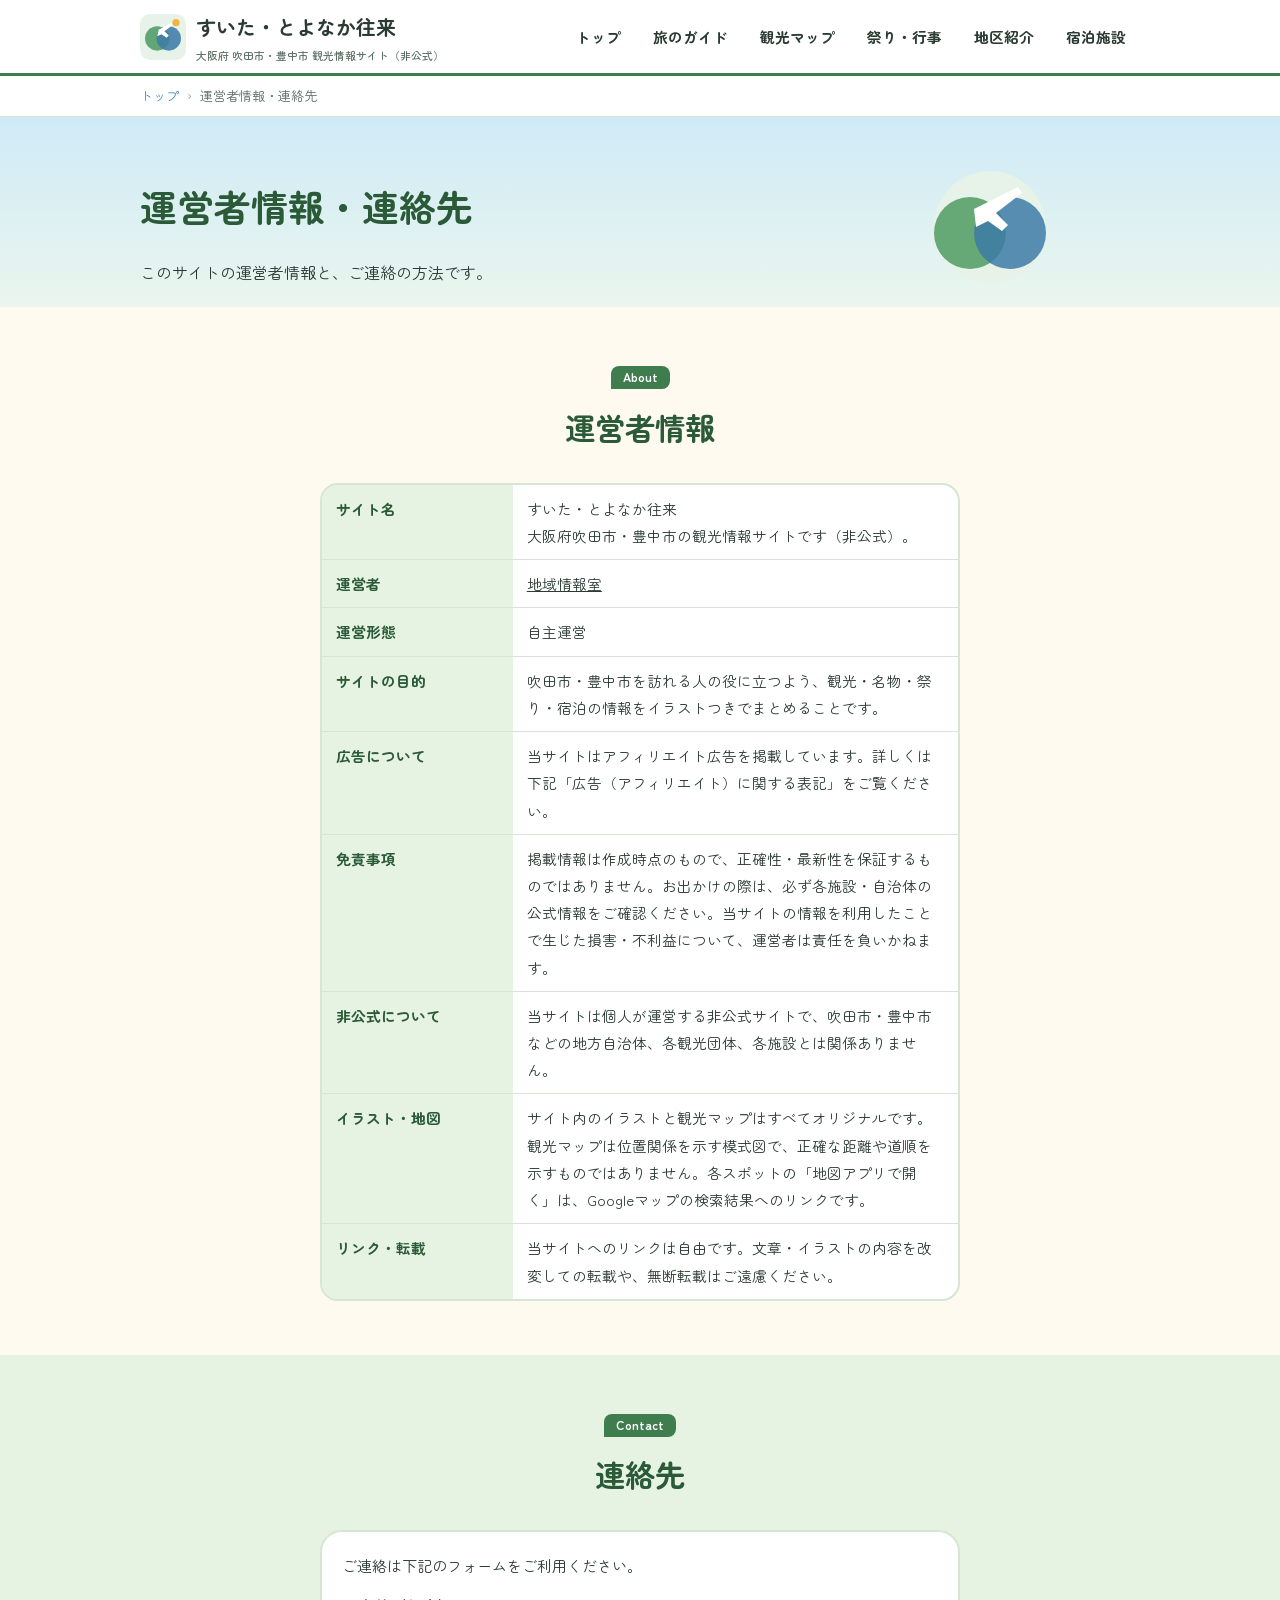
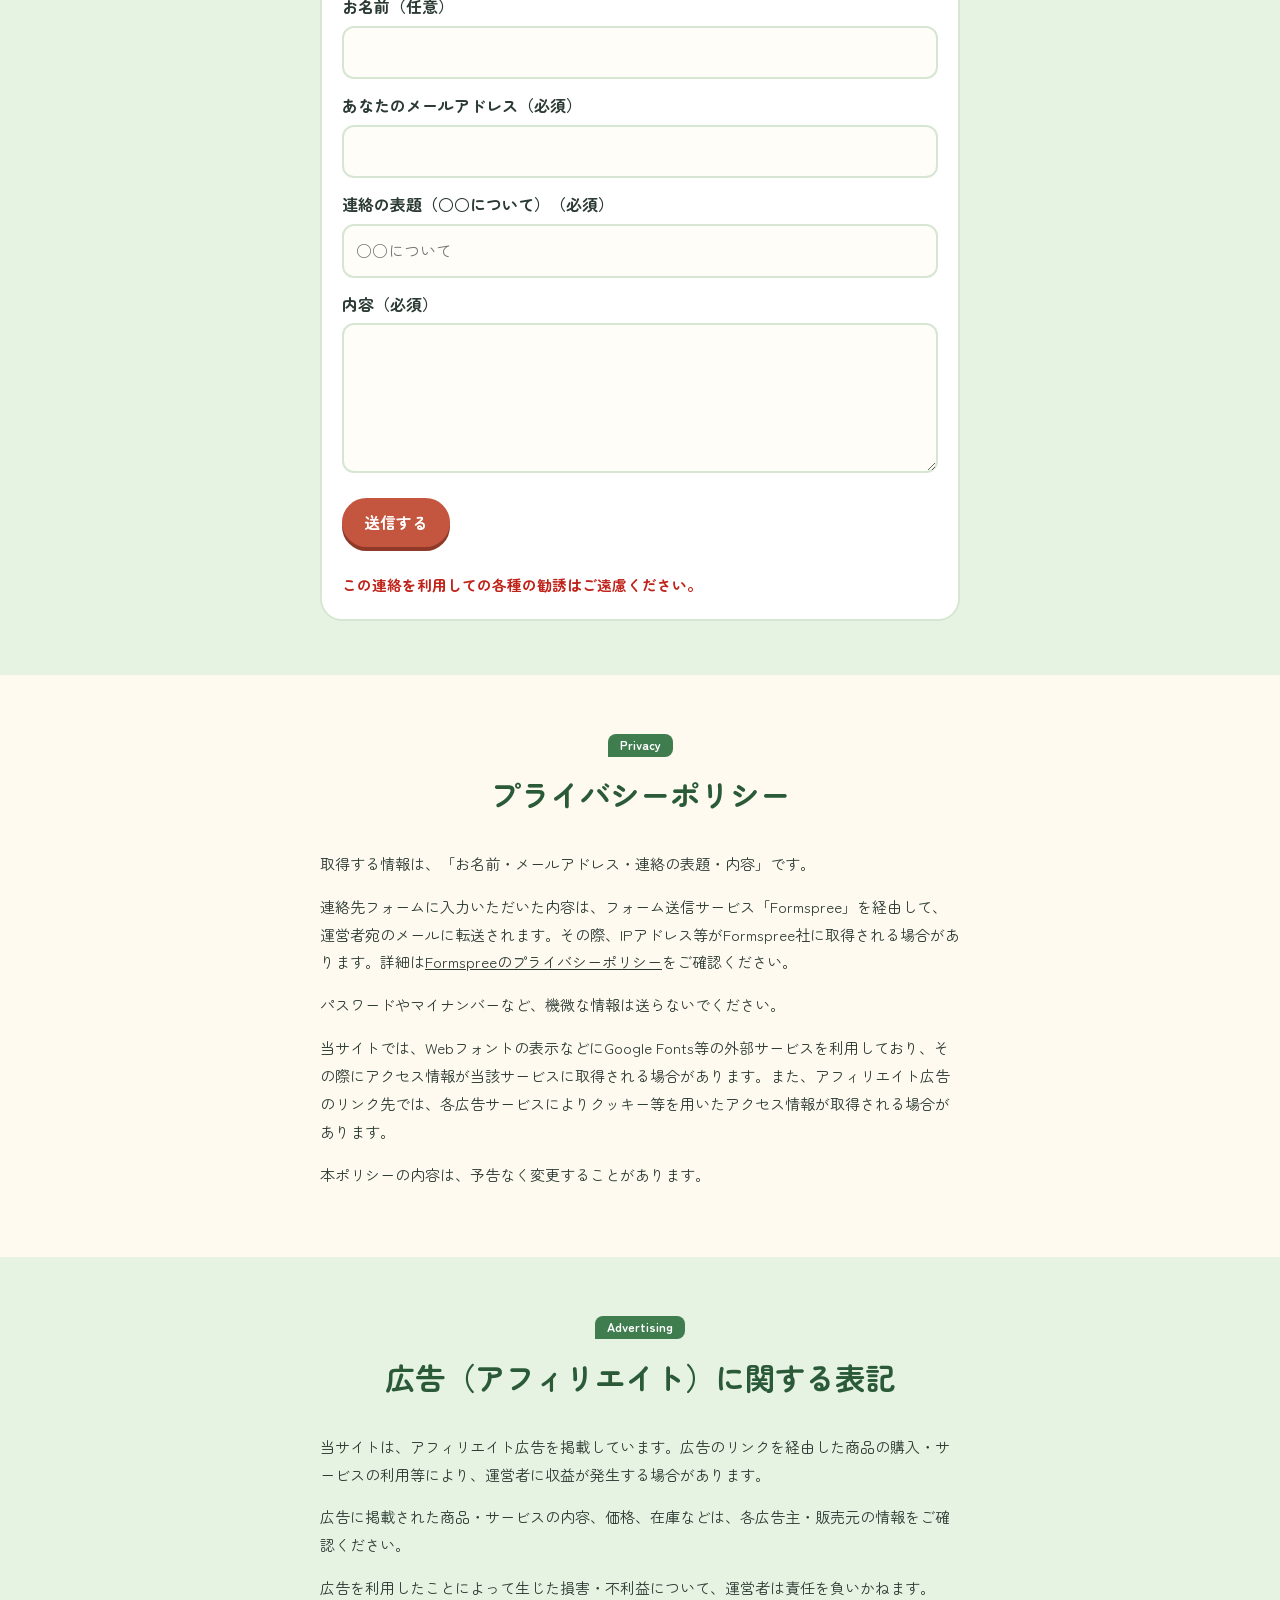
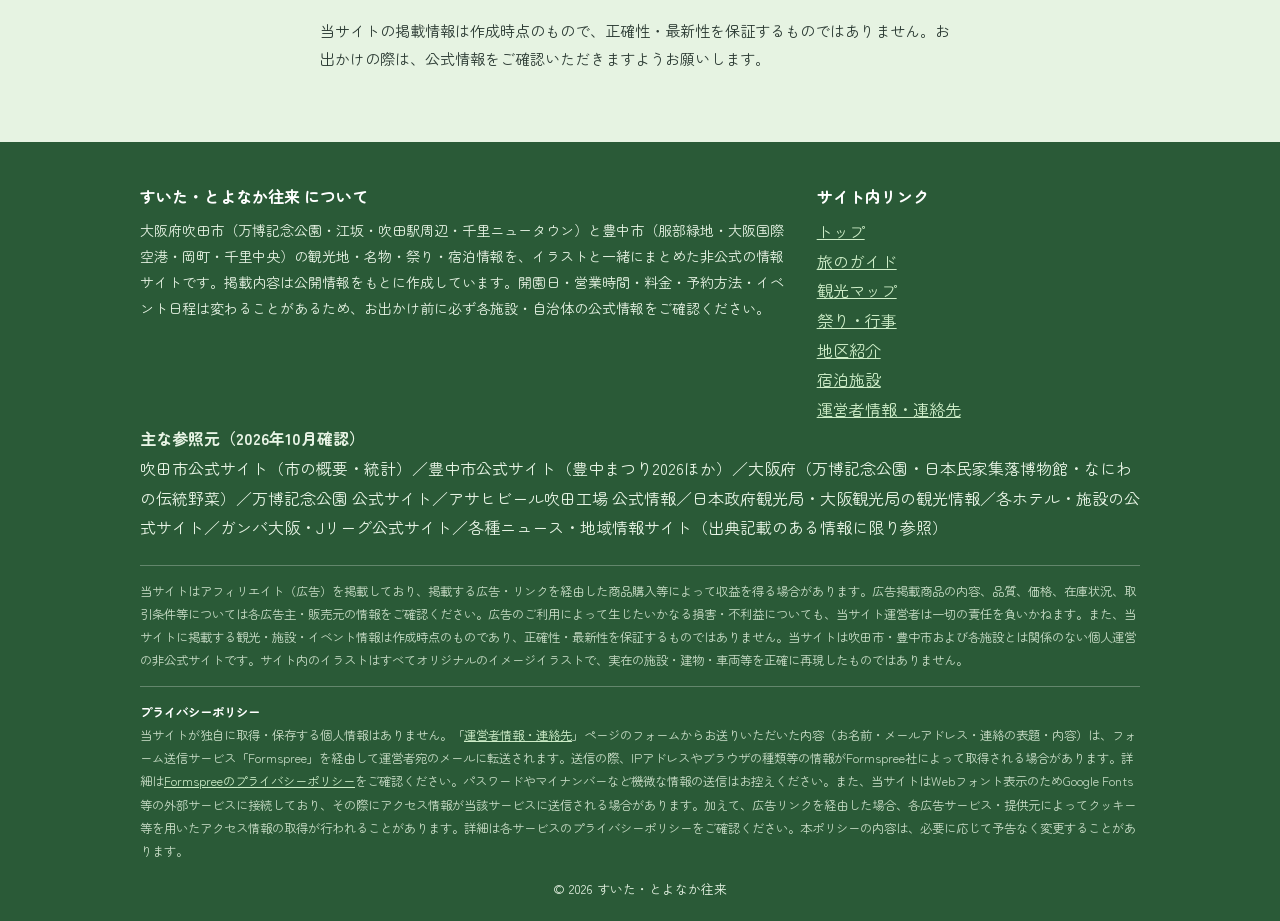
<file: unei.html>
<!DOCTYPE html>
<html lang="ja">
<head>
<meta charset="UTF-8">
<meta name="viewport" content="width=device-width, initial-scale=1.0">
<meta name="robots" content="noindex, follow">
<link rel="canonical" href="https://leben-k.github.io/suita-toyonaka/unei.html">
<title>運営者情報・連絡先｜すいた・とよなか往来</title>
<meta name="description" content="すいた・とよなか往来の運営者情報、連絡先フォーム、プライバシーポリシー、広告（アフィリエイト）に関する表記です。">
<meta property="og:type" content="article">
<meta property="og:site_name" content="すいた・とよなか往来">
<meta property="og:locale" content="ja_JP">
<meta property="og:title" content="運営者情報・連絡先｜すいた・とよなか往来">
<meta property="og:description" content="すいた・とよなか往来の運営者情報、連絡先フォーム、プライバシーポリシー、広告（アフィリエイト）に関する表記です。">
<meta property="og:url" content="https://leben-k.github.io/suita-toyonaka/unei.html">
<meta property="og:image" content="https://leben-k.github.io/suita-toyonaka/ogp.png">
<meta property="og:image:width" content="1200">
<meta property="og:image:height" content="630">
<meta property="og:image:alt" content="すいた・とよなか往来：吹田市・豊中市の観光情報サイト">
<meta name="twitter:card" content="summary_large_image">
<meta name="twitter:title" content="運営者情報・連絡先｜すいた・とよなか往来">
<meta name="twitter:description" content="すいた・とよなか往来の運営者情報、連絡先フォーム、プライバシーポリシー、広告（アフィリエイト）に関する表記です。">
<meta name="twitter:image" content="https://leben-k.github.io/suita-toyonaka/ogp.png">
<link rel="icon" type="image/svg+xml" href="favicon.svg">
<link rel="preconnect" href="https://fonts.googleapis.com">
<link rel="preconnect" href="https://fonts.gstatic.com" crossorigin>
<link href="https://fonts.googleapis.com/css2?family=Zen+Maru+Gothic:wght@400;500;700&display=swap" rel="stylesheet">
<link rel="stylesheet" href="style.css">
</head>
<body>
<header class="site-header">
<div class="wrap">
<a class="brand" href="index.html">
<svg class="brand-icon" viewBox="0 0 64 64" aria-hidden="true" xmlns="http://www.w3.org/2000/svg"><rect width="64" height="64" rx="14" fill="#e7f2e9"/><circle cx="24" cy="34" r="17" fill="#58a06a" opacity=".92"/><circle cx="40" cy="34" r="17" fill="#3e7ca6" opacity=".88"/><path d="M26 22 L44 12 L46 15 L34 24 L40 30 L37 33 L30 28 L24 31Z" fill="#fff"/><circle cx="50" cy="12" r="5" fill="#f2b63c"/></svg>
<span>すいた・とよなか往来<span class="brand-sub">大阪府 吹田市・豊中市 観光情報サイト（非公式）</span></span>
</a>
<nav class="main-nav" aria-label="サイト内メニュー"><a href="index.html">トップ</a><a href="guide.html">旅のガイド</a><a href="map.html">観光マップ</a><a href="matsuri.html">祭り・行事</a><a href="areas.html">地区紹介</a><a href="shukuhaku.html">宿泊施設</a></nav>
</div>
</header>
<nav class="breadcrumb" aria-label="パンくずリスト"><div class="wrap"><ol><li><a href="index.html">トップ</a></li><li aria-current="page">運営者情報・連絡先</li></ol></div></nav>
<section class="page-hero"><div class="wrap"><div><h1>運営者情報・連絡先</h1><p>このサイトの運営者情報と、ご連絡の方法です。</p></div><svg viewBox="0 0 300 160" aria-hidden="true" xmlns="http://www.w3.org/2000/svg"><circle cx="150" cy="80" r="56" fill="#e7f2e9"/><circle cx="130" cy="86" r="36" fill="#58a06a" opacity=".9"/><circle cx="170" cy="86" r="36" fill="#3e7ca6" opacity=".85"/><path d="M134 62 L178 40 L182 46 L156 66 L168 78 L162 84 L148 74 L136 80Z" fill="#fff"/></svg></div></section>
<section class="section " id="about">
<div class="wrap">
<div class="section-head"><span class="tag">About</span><h2>運営者情報</h2></div>
<div class="narrow640"><table class="tbl stack"><tr><th>サイト名</th><td>すいた・とよなか往来<br>大阪府吹田市・豊中市の観光情報サイトです（非公式）。</td></tr><tr><th>運営者</th><td><a href="https://leben-k.github.io/">地域情報室</a></td></tr><tr><th>運営形態</th><td>自主運営</td></tr><tr><th>サイトの目的</th><td>吹田市・豊中市を訪れる人の役に立つよう、観光・名物・祭り・宿泊の情報をイラストつきでまとめることです。</td></tr><tr><th>広告について</th><td>当サイトはアフィリエイト広告を掲載しています。詳しくは下記「広告（アフィリエイト）に関する表記」をご覧ください。</td></tr><tr><th>免責事項</th><td>掲載情報は作成時点のもので、正確性・最新性を保証するものではありません。お出かけの際は、必ず各施設・自治体の公式情報をご確認ください。当サイトの情報を利用したことで生じた損害・不利益について、運営者は責任を負いかねます。</td></tr><tr><th>非公式について</th><td>当サイトは個人が運営する非公式サイトで、吹田市・豊中市などの地方自治体、各観光団体、各施設とは関係ありません。</td></tr><tr><th>イラスト・地図</th><td>サイト内のイラストと観光マップはすべてオリジナルです。観光マップは位置関係を示す模式図で、正確な距離や道順を示すものではありません。各スポットの「地図アプリで開く」は、Googleマップの検索結果へのリンクです。</td></tr><tr><th>リンク・転載</th><td>当サイトへのリンクは自由です。文章・イラストの内容を改変しての転載や、無断転載はご遠慮ください。</td></tr></table></div>
</div>
</section>
<section class="section alt" id="contact">
<div class="wrap">
<div class="section-head"><span class="tag">Contact</span><h2>連絡先</h2></div>
<div class="narrow640"><form class="form" action="https://formspree.io/f/xeaowndg" method="POST">
<!-- むさしの・みたか往来と同じFormspreeの送信先です。このサイト専用に別フォームを作った場合は action のURLを差し替えてください -->
<p style="margin:0">ご連絡は下記のフォームをご利用ください。</p>
<input type="hidden" name="site" value="すいた・とよなか往来">
<label for="name">お名前（任意）</label>
<input id="name" type="text" name="name" autocomplete="name">
<label for="email">あなたのメールアドレス（必須）</label>
<input id="email" type="email" name="email" required autocomplete="email">
<label for="subject">連絡の表題（○○について）（必須）</label>
<input id="subject" type="text" name="_subject" required placeholder="○○について">
<label for="message">内容（必須）</label>
<textarea id="message" name="message" required></textarea>
<input class="hp" type="text" name="_gotcha" tabindex="-1" autocomplete="off" aria-hidden="true">
<button class="btn" type="submit">送信する</button>
<p class="warn">この連絡を利用しての各種の勧誘はご遠慮ください。</p>
</form></div>
</div>
</section>
<section class="section " id="privacy">
<div class="wrap">
<div class="section-head"><span class="tag">Privacy</span><h2>プライバシーポリシー</h2></div>
<div class="narrow640">
<p>取得する情報は、「お名前・メールアドレス・連絡の表題・内容」です。</p>
<p>連絡先フォームに入力いただいた内容は、フォーム送信サービス「Formspree」を経由して、運営者宛のメールに転送されます。その際、IPアドレス等がFormspree社に取得される場合があります。詳細は<a href="https://formspree.io/legal/privacy-policy/" target="_blank" rel="noopener noreferrer">Formspreeのプライバシーポリシー</a>をご確認ください。</p>
<p>パスワードやマイナンバーなど、機微な情報は送らないでください。</p>
<p>当サイトでは、Webフォントの表示などにGoogle Fonts等の外部サービスを利用しており、その際にアクセス情報が当該サービスに取得される場合があります。また、アフィリエイト広告のリンク先では、各広告サービスによりクッキー等を用いたアクセス情報が取得される場合があります。</p>
<p>本ポリシーの内容は、予告なく変更することがあります。</p>
</div>
</div>
</section>
<section class="section alt" id="ads">
<div class="wrap">
<div class="section-head"><span class="tag">Advertising</span><h2>広告（アフィリエイト）に関する表記</h2></div>
<div class="narrow640">
<p>当サイトは、アフィリエイト広告を掲載しています。広告のリンクを経由した商品の購入・サービスの利用等により、運営者に収益が発生する場合があります。</p>
<p>広告に掲載された商品・サービスの内容、価格、在庫などは、各広告主・販売元の情報をご確認ください。</p>
<p>広告を利用したことによって生じた損害・不利益について、運営者は責任を負いかねます。</p>
<p>当サイトの掲載情報は作成時点のもので、正確性・最新性を保証するものではありません。お出かけの際は、公式情報をご確認いただきますようお願いします。</p>
</div>
</div>
</section>
<footer class="site-footer">
<div class="wrap">
<div class="footer-grid">
<div>
<h4>すいた・とよなか往来 について</h4>
<p>大阪府吹田市（万博記念公園・江坂・吹田駅周辺・千里ニュータウン）と豊中市（服部緑地・大阪国際空港・岡町・千里中央）の観光地・名物・祭り・宿泊情報を、イラストと一緒にまとめた非公式の情報サイトです。掲載内容は公開情報をもとに作成しています。開園日・営業時間・料金・予約方法・イベント日程は変わることがあるため、お出かけ前に必ず各施設・自治体の公式情報をご確認ください。</p>
</div>
<div>
<h4>サイト内リンク</h4>
<ul>
<li><a href="index.html">トップ</a></li><li><a href="guide.html">旅のガイド</a></li><li><a href="map.html">観光マップ</a></li><li><a href="matsuri.html">祭り・行事</a></li><li><a href="areas.html">地区紹介</a></li><li><a href="shukuhaku.html">宿泊施設</a></li><li><a href="unei.html">運営者情報・連絡先</a></li>
</ul>
</div>
</div>
<div class="sources"><strong>主な参照元（2026年10月確認）</strong><br>吹田市公式サイト（市の概要・統計）／豊中市公式サイト（豊中まつり2026ほか）／大阪府（万博記念公園・日本民家集落博物館・なにわの伝統野菜）／万博記念公園 公式サイト／アサヒビール吹田工場 公式情報／日本政府観光局・大阪観光局の観光情報／各ホテル・施設の公式サイト／ガンバ大阪・Jリーグ公式サイト／各種ニュース・地域情報サイト（出典記載のある情報に限り参照）</div>
<div class="disclaimer">当サイトはアフィリエイト（広告）を掲載しており、掲載する広告・リンクを経由した商品購入等によって収益を得る場合があります。広告掲載商品の内容、品質、価格、在庫状況、取引条件等については各広告主・販売元の情報をご確認ください。広告のご利用によって生じたいかなる損害・不利益についても、当サイト運営者は一切の責任を負いかねます。また、当サイトに掲載する観光・施設・イベント情報は作成時点のものであり、正確性・最新性を保証するものではありません。当サイトは吹田市・豊中市および各施設とは関係のない個人運営の非公式サイトです。サイト内のイラストはすべてオリジナルのイメージイラストで、実在の施設・建物・車両等を正確に再現したものではありません。</div>
<div class="disclaimer" style="margin-top:14px;">
<strong style="color:#fff;">プライバシーポリシー</strong><br>
当サイトが独自に取得・保存する個人情報はありません。「<a href="unei.html">運営者情報・連絡先</a>」ページのフォームからお送りいただいた内容（お名前・メールアドレス・連絡の表題・内容）は、フォーム送信サービス「Formspree」を経由して運営者宛のメールに転送されます。送信の際、IPアドレスやブラウザの種類等の情報がFormspree社によって取得される場合があります。詳細は<a href="https://formspree.io/legal/privacy-policy/" target="_blank" rel="noopener noreferrer">Formspreeのプライバシーポリシー</a>をご確認ください。パスワードやマイナンバーなど機微な情報の送信はお控えください。また、当サイトはWebフォント表示のためGoogle Fonts等の外部サービスに接続しており、その際にアクセス情報が当該サービスに送信される場合があります。加えて、広告リンクを経由した場合、各広告サービス・提供元によってクッキー等を用いたアクセス情報の取得が行われることがあります。詳細は各サービスのプライバシーポリシーをご確認ください。本ポリシーの内容は、必要に応じて予告なく変更することがあります。</div>
<div class="copyright"><span id="copyright-text">© 2026 すいた・とよなか往来</span></div>
</div>
</footer>
<script>
(function(){var s=2026,c=new Date().getFullYear(),e=document.getElementById('copyright-text');if(e){e.textContent='\u00A9 '+(c>s?s+'-'+c:s)+' すいた・とよなか往来';}})();
</script>
<script src="ads.js" defer></script>
</body>
</html>
</file>
<file: style.css>
:root{
  --green:#3f7d4e; --green-d:#2a5a37; --leaf:#e6f3e2; --pond:#3f86b5; --pond-l:#e4f2fa;
  --sun:#f2b63c; --pink:#ee8fa6; --pink-l:#fdecef; --brick:#c4553f; --cream:#fffaf0;
  --ink:#2b3a33; --sub:#5d6f66; --line:#d7e6d3;
}
*{box-sizing:border-box}
html{scroll-behavior:smooth}
body{margin:0;font-family:"Zen Maru Gothic","Hiragino Maru Gothic ProN","Yu Gothic",sans-serif;color:var(--ink);background:var(--cream);line-height:1.85;font-size:16px}
a{color:inherit}
.wrap{max-width:1040px;margin:0 auto;padding:0 20px}
.site-header{background:#fff;border-bottom:3px solid var(--green);position:sticky;top:0;z-index:20}
.site-header .wrap{display:flex;align-items:center;justify-content:space-between;gap:12px;flex-wrap:wrap;padding-top:8px;padding-bottom:8px}
.brand{display:flex;align-items:center;gap:10px;font-weight:700;font-size:1.25rem;text-decoration:none}
.brand-icon{width:46px;height:46px}
.brand-sub{display:block;font-size:.68rem;font-weight:500;color:var(--sub)}
.main-nav{display:flex;gap:4px;flex-wrap:wrap}
.main-nav a{text-decoration:none;padding:6px 14px;border-radius:999px;font-weight:700;font-size:.92rem}
.main-nav a:hover{background:var(--leaf)}
.main-nav a.active{background:var(--green);color:#fff}
.hero{background:linear-gradient(#cfeaf7 0%,#eaf6ee 78%,var(--leaf) 100%);padding:36px 0 0;overflow:hidden}
.hero .wrap{display:grid;grid-template-columns:1.05fr 1fr;gap:16px;align-items:center}
.eyebrow{display:inline-block;background:#fff;border:2px solid var(--sun);border-radius:999px;padding:2px 14px;font-size:.85rem;font-weight:700;margin-bottom:10px}
.hero h1{font-size:clamp(1.8rem,4vw,2.6rem);line-height:1.35;margin:.2em 0 .4em;color:var(--green-d)}
.hero p{margin:0 0 18px}
.btn{display:inline-block;background:var(--brick);color:#fff;text-decoration:none;font-weight:700;padding:10px 22px;border-radius:999px;box-shadow:0 4px 0 #8f3a29;margin:0 8px 10px 0}
.btn:hover{transform:translateY(2px);box-shadow:0 2px 0 #8f3a29}
.btn-outline{background:#fff;color:var(--brick);border:2px solid var(--brick);box-shadow:none;padding:8px 20px}
.hero-art svg{width:100%;height:auto;display:block}
.page-hero{padding:30px 0 0;background:linear-gradient(#cfeaf7,#eaf6ee)}
.page-hero .wrap{display:flex;align-items:flex-end;justify-content:space-between;gap:10px}
.page-hero h1{margin:0 0 18px;color:var(--green-d);font-size:clamp(1.6rem,4vw,2.3rem)}
.page-hero p{margin:0 0 20px;max-width:30em}
.page-hero svg{width:min(300px,40%);height:auto;flex:none}
.section{padding:54px 0}
.section.alt{background:var(--leaf)}
.section.pink{background:var(--pink-l)}
.section.water{background:var(--pond-l)}
.section-head{text-align:center;margin-bottom:28px}
.tag{display:inline-block;background:var(--green);color:#fff;border-radius:8px 8px 8px 0;padding:0 12px;font-size:.78rem;font-weight:700;margin-bottom:6px}
.section-head h2{margin:.1em 0 .3em;font-size:clamp(1.4rem,3.2vw,1.9rem);color:var(--green-d)}
.section-head p{max-width:40em;margin:0 auto;color:var(--sub)}
.grid{display:grid;grid-template-columns:repeat(auto-fill,minmax(270px,1fr));gap:22px}
.card{background:#fff;border:2px solid var(--line);border-radius:22px;padding:18px 20px 20px;position:relative;transition:transform .2s}
.card:hover{transform:rotate(-.6deg) translateY(-3px)}
.card:nth-child(even):hover{transform:rotate(.6deg) translateY(-3px)}
.card .icon{width:100%;height:auto;aspect-ratio:200/120;display:block;margin:0 0 8px;border-radius:14px}
.card .place{display:inline-block;font-size:.75rem;font-weight:700;background:var(--sun);border-radius:999px;padding:0 10px}
.card h3{margin:.3em 0 .3em;font-size:1.15rem;color:var(--green-d)}
.card p{margin:0;font-size:.93rem;color:#46574e}
.card ul{margin:.3em 0 0;padding-left:1.2em;font-size:.93rem}
.card .badge{position:absolute;top:-12px;right:14px;background:var(--brick);color:#fff;border-radius:999px;padding:0 12px;font-size:.78rem;font-weight:700;transform:rotate(4deg)}
.strip{display:flex;justify-content:center;gap:clamp(8px,3vw,34px);flex-wrap:wrap;padding:14px 0;background:#fff;border-top:3px dotted var(--line);border-bottom:3px dotted var(--line)}
.strip svg{width:54px;height:54px;animation:bob 3.2s ease-in-out infinite}
.strip svg:nth-child(2n){animation-delay:-1s}.strip svg:nth-child(3n){animation-delay:-2s}
@keyframes bob{50%{transform:translateY(-6px)}}
.fun{display:grid;grid-template-columns:repeat(auto-fit,minmax(200px,1fr));gap:16px}
.fun div{background:#fff;border-radius:20px;padding:14px;text-align:center;border:2px dashed var(--green)}
.fun svg{width:84px;height:84px}
.fun b{display:block;color:var(--brick);font-size:1.4rem}
.timeline{list-style:none;margin:0;padding:0 0 0 26px;border-left:5px dotted var(--green)}
.timeline li{background:#fff;border-radius:18px;border:2px solid var(--line);padding:12px 18px;margin:0 0 18px;position:relative}
.timeline li::before{content:"";position:absolute;left:-39px;top:16px;width:22px;height:22px;border-radius:50%;background:var(--sun);border:4px solid #fff;box-shadow:0 0 0 2px var(--green)}
.timeline .when{font-weight:700;color:var(--brick)}
.timeline svg{width:54px;height:54px;float:right;margin:0 0 4px 8px}
.timeline h3{margin:0 0 4px;color:var(--green-d)}
.timeline p{margin:0;font-size:.93rem}
.mapbox{background:#fff;border:3px solid var(--green);border-radius:26px;padding:10px;box-shadow:0 6px 0 var(--line)}
.mapbox svg{width:100%;height:auto;display:block}
.pin-list{display:grid;grid-template-columns:repeat(auto-fit,minmax(230px,1fr));gap:10px;margin-top:20px;padding:0;list-style:none}
.pin-list li{background:#fff;border-radius:14px;padding:8px 14px;border:2px solid var(--line);font-size:.93rem}
.pin-list b{display:inline-block;width:1.6em;height:1.6em;line-height:1.6em;text-align:center;border-radius:50%;background:var(--brick);color:#fff;margin-right:6px;font-size:.85rem}
.note{font-size:.85rem;color:var(--sub);text-align:center;margin-top:16px}
.site-footer{background:var(--green-d);color:#e8f4e5;padding:40px 0 20px;margin-top:0}
.footer-grid{display:grid;grid-template-columns:2fr 1fr;gap:30px}
.site-footer h4{margin:0 0 6px;color:#fff}
.site-footer ul{list-style:none;padding:0;margin:0}
.site-footer a{color:#cfeec9}
.site-footer p{font-size:.88rem;margin:0}
.disclaimer{font-size:.78rem;border-top:1px solid #ffffff44;margin-top:22px;padding-top:14px;color:#c8dcc6}
.copyright{text-align:center;font-size:.8rem;margin-top:14px}
.ground{display:block;width:100%;height:34px;background:var(--leaf)}
@media(max-width:780px){
  .hero .wrap{grid-template-columns:1fr}
  .footer-grid{grid-template-columns:1fr}
  .page-hero svg{display:none}
  .main-nav a{padding:5px 10px;font-size:.85rem}
}
@media(prefers-reduced-motion:reduce){.strip svg{animation:none}.card:hover{transform:none}}
a:focus-visible{outline:3px solid var(--pond);outline-offset:2px}

/* ---- additions: two-city site ---- */
.place.m{background:#cfe9c8}
.place.t{background:#cfe6f5}
.chip{display:inline-block;font-size:.72rem;font-weight:700;border-radius:999px;padding:0 9px;margin-right:6px;vertical-align:middle}
.chip.m{background:#cfe9c8;color:#2a5a37}
.chip.t{background:#cfe6f5;color:#1f5c86}
.legend{display:flex;gap:14px;justify-content:center;flex-wrap:wrap;margin:0 0 14px;font-size:.88rem}
.legend i{display:inline-block;width:14px;height:14px;border-radius:50%;vertical-align:-2px;margin-right:4px;border:2px solid #fff;box-shadow:0 0 0 1px #8a8a80}
.tbl{width:100%;border-collapse:separate;border-spacing:0;background:#fff;border:2px solid var(--line);border-radius:18px;overflow:hidden;font-size:.92rem}
.tbl th,.tbl td{padding:10px 14px;text-align:left;border-bottom:1px solid var(--line);vertical-align:top}
.tbl th{background:var(--leaf);color:var(--green-d);white-space:nowrap;width:30%}
.tbl tr:last-child th,.tbl tr:last-child td{border-bottom:0}
.tbl-wrap{overflow-x:auto}
.ad-row{display:grid;grid-template-columns:repeat(2,1fr);gap:18px}
.ad-slot{background:#fff;border:2px dashed #c9b48a;border-radius:18px;padding:12px 14px;text-align:center;min-height:120px;position:relative}
.ad-label{position:absolute;top:-11px;left:14px;background:#8a6a43;color:#fff;border-radius:999px;font-size:.72rem;font-weight:700;padding:0 10px}
.ad-note{display:block;color:#8a7a5a;font-size:.82rem;margin-top:30px}
.ad-slot img{max-width:100%;height:auto}
.steps{counter-reset:s;list-style:none;margin:0;padding:0;display:grid;gap:12px}
.steps li{counter-increment:s;background:#fff;border:2px solid var(--line);border-radius:18px;padding:12px 16px 12px 58px;position:relative}
.steps li::before{content:counter(s);position:absolute;left:14px;top:12px;width:32px;height:32px;line-height:32px;text-align:center;border-radius:50%;background:var(--brick);color:#fff;font-weight:700}
.steps b{color:var(--green-d)}
.callout{background:#fff8e1;border:2px solid var(--sun);border-radius:20px;padding:14px 18px;margin:0 0 22px;font-size:.93rem}
.callout b{color:var(--brick)}
.form{background:#fff;border:2px solid var(--line);border-radius:22px;padding:20px}
.form label{display:block;font-weight:700;margin:12px 0 4px}
.form input,.form textarea{width:100%;font:inherit;padding:10px 12px;border:2px solid var(--line);border-radius:12px;background:#fffdf7}
.form textarea{min-height:150px}
.form .hp{position:absolute;left:-9999px}
.form button{margin-top:16px;border:0;cursor:pointer;font:inherit;font-weight:700}
.todo{background:#ffe9e4;color:#a52f1d;border-radius:6px;padding:0 6px;font-weight:700}
.narrow{max-width:760px;margin:0 auto}
.narrow h3{color:var(--green-d);margin:1.6em 0 .3em}
.narrow p,.narrow li{font-size:.94rem}
@media(max-width:780px){.ad-row{grid-template-columns:1fr}.tbl th{width:38%}}

/* ---- unei: table and form share one 640px column ---- */
.narrow640{max-width:640px;width:100%;margin:0 auto}
.narrow640 p{font-size:.94rem;margin:0 0 1em}
.narrow640 .tbl,.narrow640 .form{width:100%}
.form .warn{color:#c0231a;font-weight:700;margin:14px 0 0;font-size:.92rem}
.form .hp{position:absolute;left:-9999px;width:1px;height:1px;overflow:hidden}
.form input,.form textarea{font-size:16px;max-width:100%}
@media(max-width:600px){
  .tbl.stack,.tbl.stack tbody,.tbl.stack tr,.tbl.stack th,.tbl.stack td{display:block;width:100%}
  .tbl.stack th{border-bottom:0;padding-bottom:2px;white-space:normal}
  .tbl.stack td{padding-top:2px;overflow-wrap:anywhere}
}

/* ---- map pins & Google Maps links ---- */
svg a.pin{cursor:pointer}
svg a.pin .pin-c{transition:r .15s}
svg a.pin:hover .pin-c,svg a.pin:focus-visible .pin-c{r:18;stroke:#f2b63c}
svg a.pin:focus{outline:none}
.spot-list{display:grid;grid-template-columns:repeat(auto-fill,minmax(300px,1fr));gap:16px;margin-top:22px}
.spot{background:#fff;border:2px solid var(--line);border-radius:18px;padding:14px 18px;scroll-margin-top:90px}
.spot:target{border-color:var(--sun);box-shadow:0 0 0 4px #f2b63c55}
.spot-head{display:flex;align-items:center;gap:8px;flex-wrap:wrap}
.spot-head b{flex:none;width:30px;height:30px;line-height:30px;text-align:center;border-radius:50%;color:#fff;font-size:.95rem}
.spot-head h3{margin:0;font-size:1.05rem;color:var(--green-d);flex:1 1 140px}
.spot p{margin:8px 0 0;font-size:.92rem}
.gm-line{margin-top:10px!important;display:flex;gap:12px;align-items:center;flex-wrap:wrap}
a.gmap{display:inline-block;background:#fff;color:#1a5fb4;border:2px solid #1a5fb4;border-radius:999px;padding:2px 14px;font-size:.85rem;font-weight:700;text-decoration:none}
a.gmap:hover{background:#1a5fb4;color:#fff}
.to-map{font-size:.8rem;color:var(--sub)}
.sr{position:absolute;left:-9999px}
.card .gm-line{margin-top:12px!important}

/* ---- 広告表示（ads.js 用） ---- */
[hidden]{display:none !important}
.ad-body{margin-top:12px;text-align:center}
.ad-body img{max-width:100%;height:auto}
.ad-slot[data-rendered]{border-style:solid}
.ad-row:has(.ad-slot[hidden]){grid-template-columns:1fr}


/* ---- すいた・とよなか往来 追加分 ---- */
.place.su,.chip.su{background:#cfe6f5;color:#1f5c86}
.place.to,.chip.to{background:#cfe9c8;color:#2a5a37}
.place.bo,.chip.bo{background:#fbe3b0;color:#7a5410}
.legend i.su{background:#3e7ca6}.legend i.to{background:#58a06a}.legend i.bo{background:#e0a02e}
.furusato-block{margin-top:28px;padding:16px;border:2px dashed #c9b48a;border-radius:18px;background:#fffdf6}
.furusato-label{display:block;font-size:.88rem;font-weight:700;color:#8a6a43;margin-bottom:10px}
.furusato-grid{display:grid;grid-template-columns:repeat(auto-fill,minmax(230px,1fr));gap:14px}
.furusato-slot{background:#fff;border:2px dashed #c9b48a;border-radius:14px;padding:12px 14px;text-align:center;min-height:110px;position:relative}
.furusato-slot .ad-label{position:absolute;top:-11px;left:14px}
.furusato-slot[data-rendered]{border-style:solid}
.furusato-slot img{max-width:100%;height:auto}
.two-col{display:grid;grid-template-columns:repeat(2,1fr);gap:20px}
@media(max-width:780px){.two-col{grid-template-columns:1fr}}
.src-note{font-size:.82rem;color:var(--sub);margin-top:10px}
.kiso{display:grid;grid-template-columns:repeat(auto-fit,minmax(210px,1fr));gap:14px}
.kiso div{background:#fff;border:2px solid var(--line);border-radius:18px;padding:14px 16px}
.kiso b{display:block;color:var(--green-d);font-size:1.05rem}
.kiso span{font-size:.9rem;color:#46574e}
.map-svg text{font-family:"Zen Maru Gothic","Hiragino Maru Gothic ProN","Yu Gothic",sans-serif}

.sub-h{color:var(--green-d);margin:30px 0 12px;border-left:5px solid var(--pond);padding-left:10px;font-size:1.1rem}

.tags{list-style:none;padding:0;margin:10px 0 0;display:flex;flex-wrap:wrap;gap:6px}
.tags li{background:var(--pond-l);color:#1f4e6e;font-size:.76rem;padding:2px 10px;border-radius:999px}
.card .badge{z-index:1}

.spot-list{list-style:none;padding:0}

.nb{display:inline-block}

/* パンくずリスト */
.breadcrumb{background:#fff;border-bottom:1px solid var(--line);font-size:.82rem}
.breadcrumb ol{list-style:none;margin:0;padding:8px 0;display:flex;flex-wrap:wrap;gap:4px 8px;align-items:center}
.breadcrumb li+li::before{content:"›";margin-right:8px;color:#8a9a90}
.breadcrumb a{color:var(--pond);text-decoration:none}
.breadcrumb a:hover{text-decoration:underline}
.breadcrumb li[aria-current]{color:var(--sub)}
</file>
